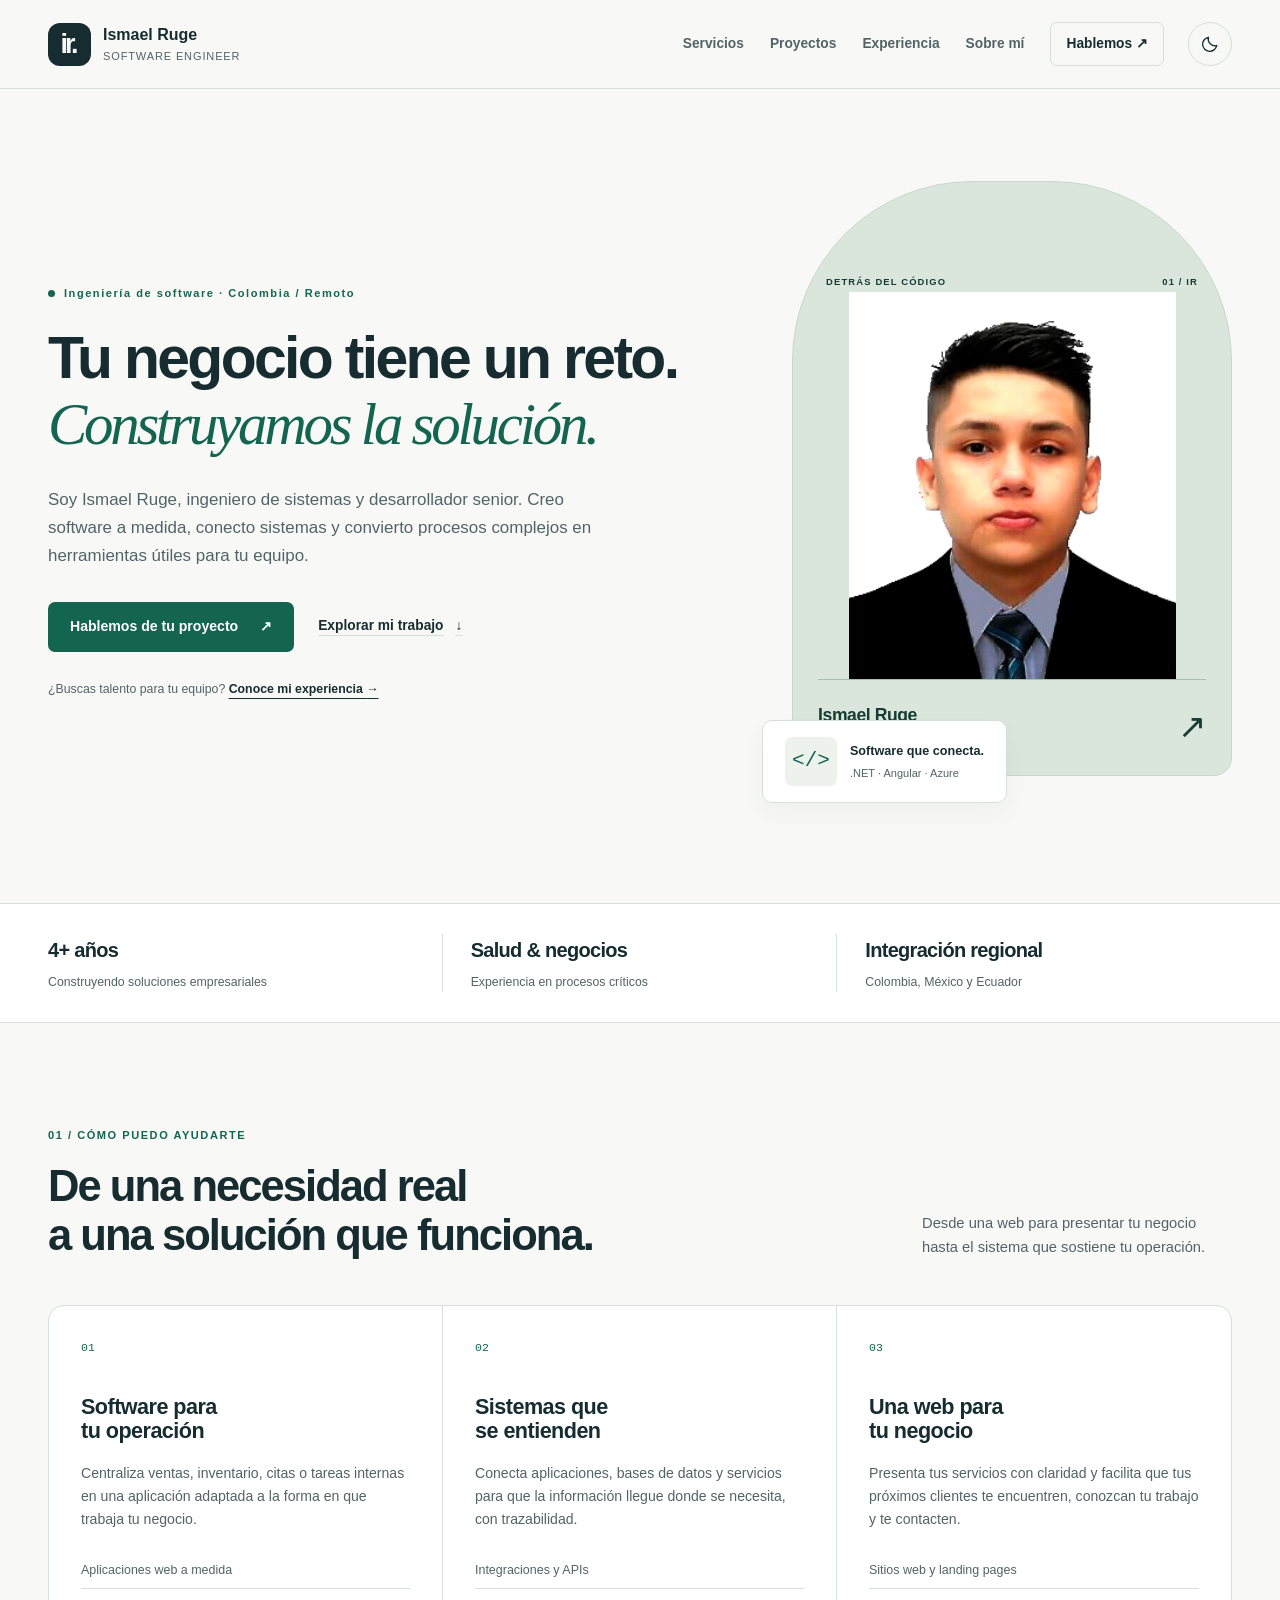
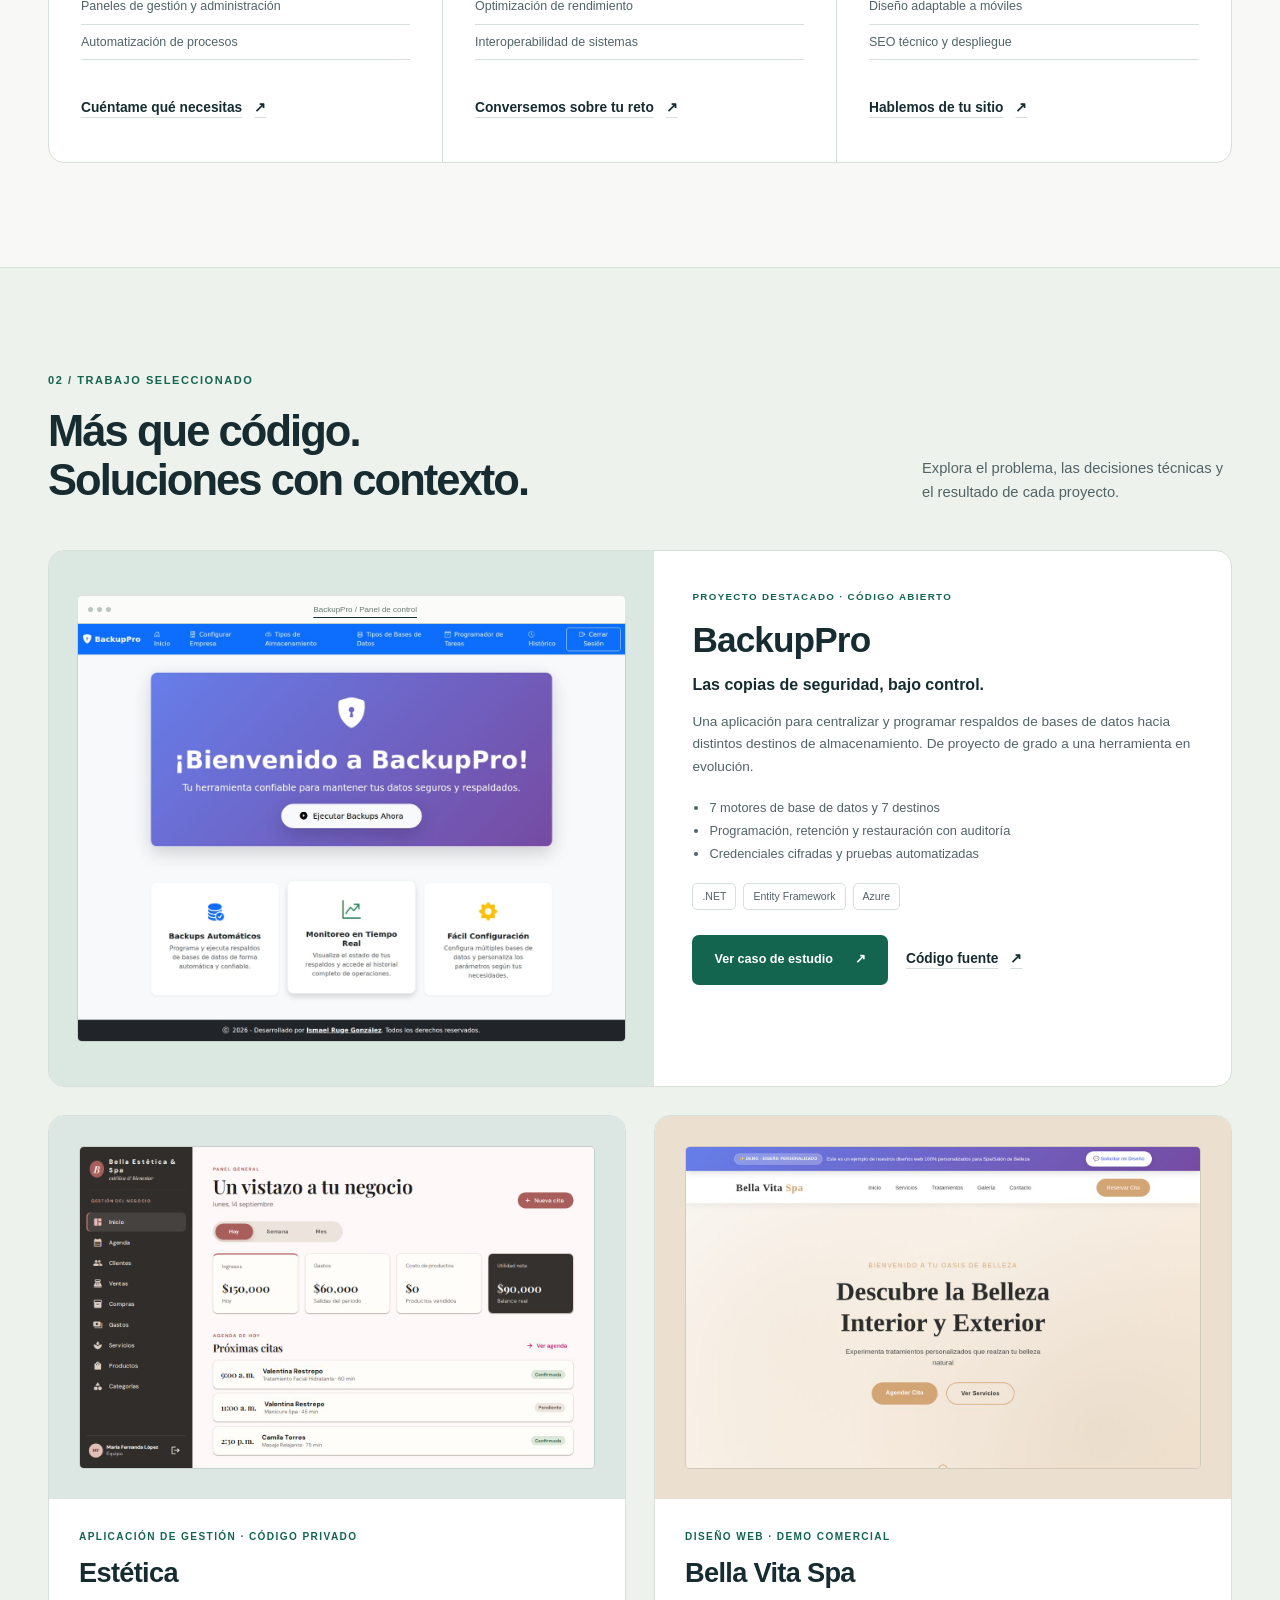
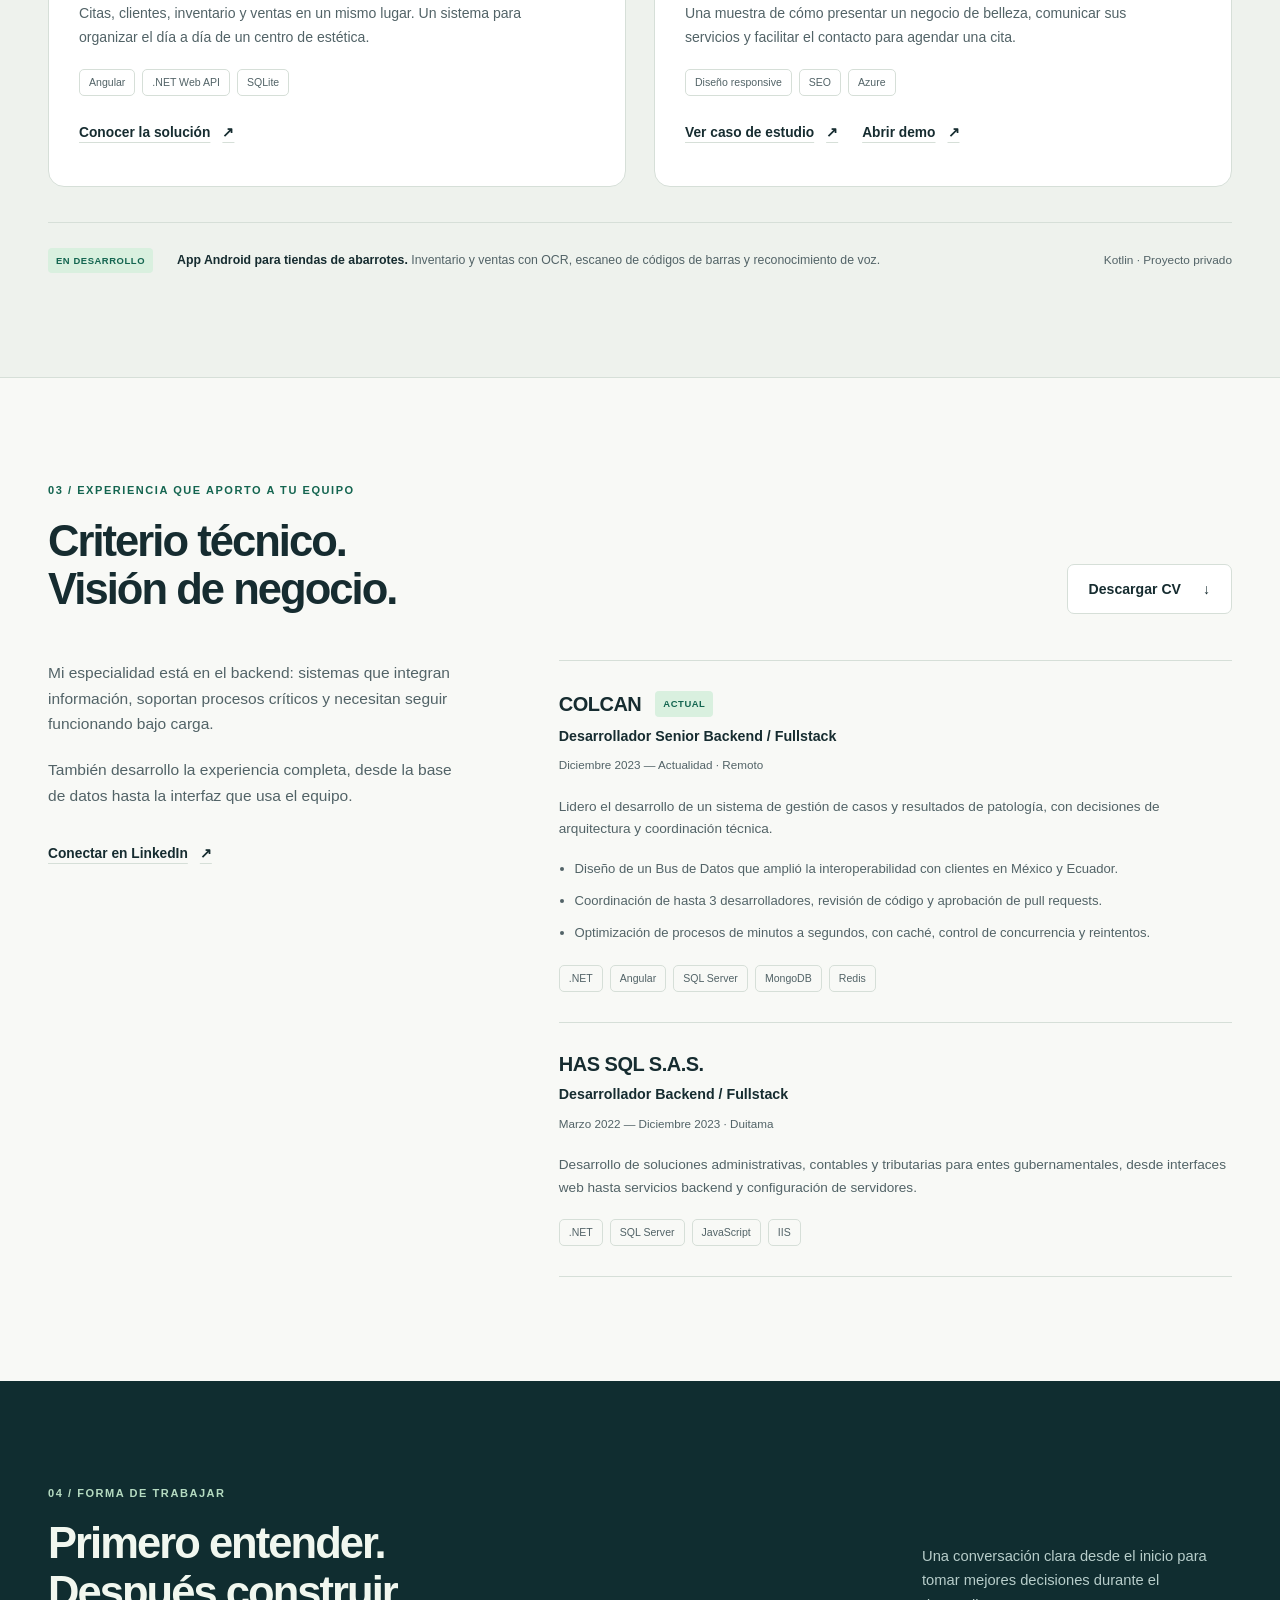
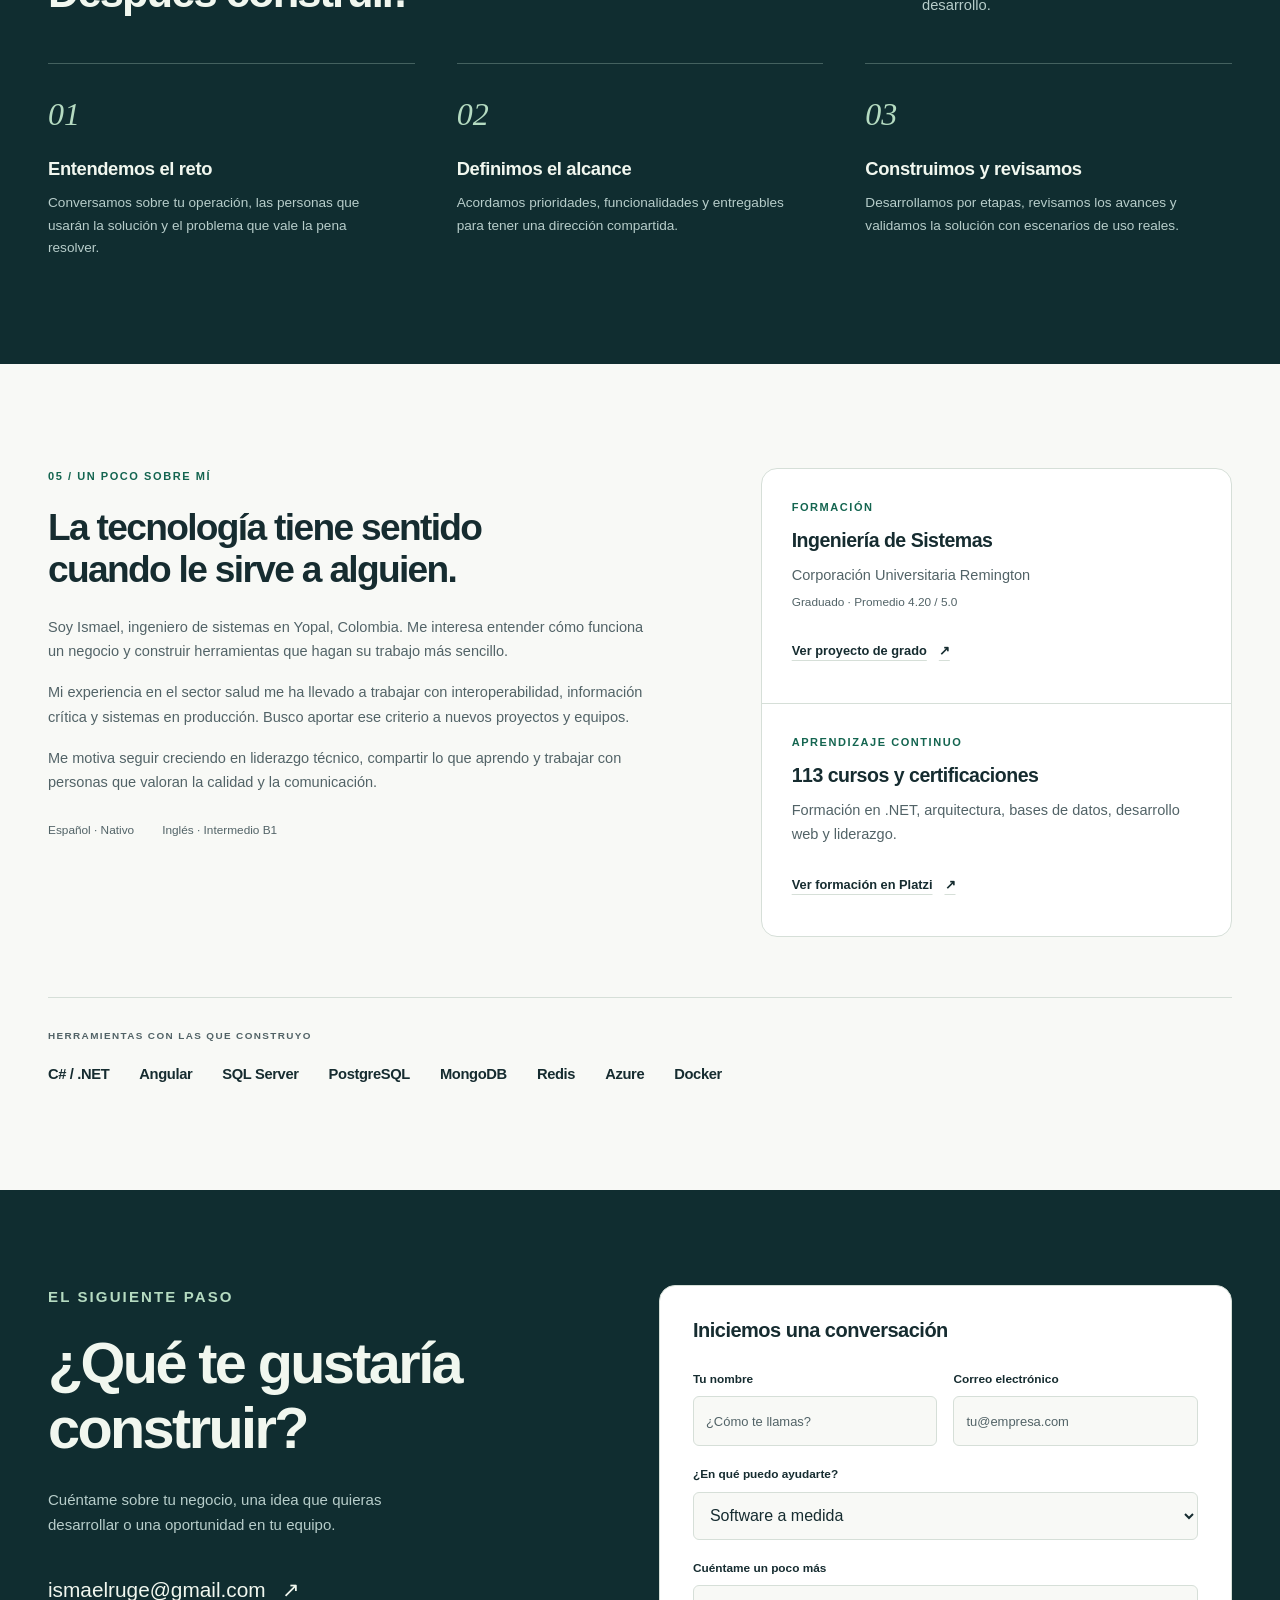
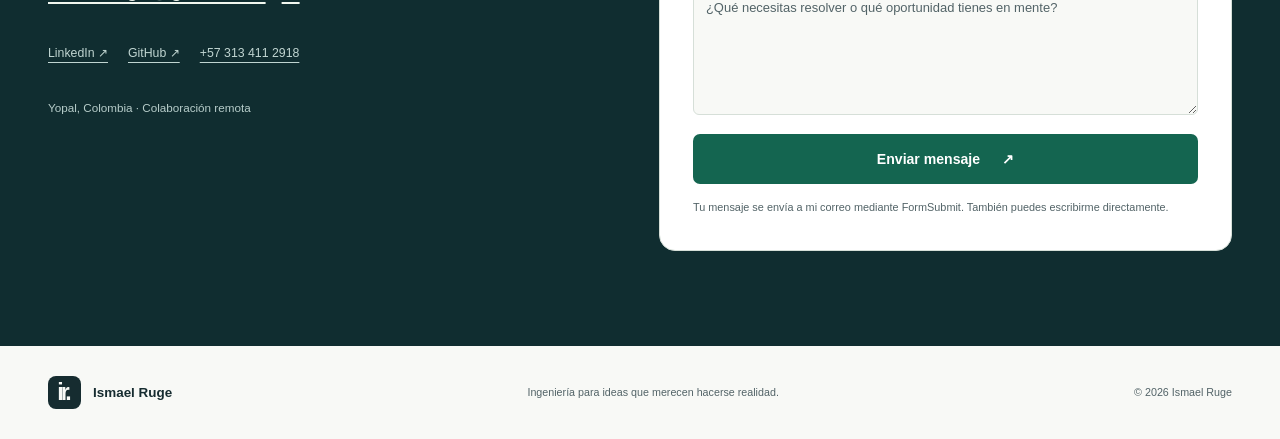
<file: index.html>
<!DOCTYPE html>
<html lang="es">
<head>
    <!-- Configuración básica -->
    <meta charset="UTF-8">
    <meta name="viewport" content="width=device-width, initial-scale=1.0">

    <!-- Título y SEO -->
    <title>Ismael Ruge | Desarrollo de software, .NET e integraciones</title>

    <meta name="description" content="Desarrollo software a medida, conecto sistemas y optimizo procesos de negocio. Ismael Ruge, ingeniero de sistemas y desarrollador senior en .NET, Angular y Azure.">
    <meta name="keywords" content="Ismael Ruge, ingeniero de sistemas, desarrollador fullstack senior, backend senior, C#, .NET, Angular, Azure, React, Node.js, programador Colombia, desarrollador remoto">
    <meta name="author" content="Ismael Ruge Gonzalez">
    <meta name="robots" content="index, follow">
    <link rel="canonical" href="https://ismaelruge.github.io/">

    <!-- Open Graph (para redes sociales) -->
    <meta property="og:title" content="Ismael Ruge Gonzalez | Ingeniero de Sistemas y Full Stack Senior">
    <meta property="og:description" content="Desarrollo software a medida, conecto sistemas y optimizo procesos de negocio. Ismael Ruge, ingeniero de sistemas y desarrollador senior en .NET, Angular y Azure.">
    <meta property="og:image" content="https://ismaelruge.github.io/assets/Images/Profile.png">
    <meta property="og:url" content="https://ismaelruge.github.io/">
    <meta property="og:type" content="website">
    <meta property="og:locale" content="es_CO">

    <!-- Twitter Card -->
    <meta name="twitter:card" content="summary_large_image">
    <meta name="twitter:title" content="Ismael Ruge Gonzalez | Ingeniero de Sistemas y Full Stack Senior">
    <meta name="twitter:description" content="Portafolio de Ismael Ruge Gonzalez, especializado en sistemas backend de alta concurrencia con .NET, Angular y Azure.">
    <meta name="twitter:image" content="https://ismaelruge.github.io/assets/Images/Profile.png">

    <!-- Favicon -->
    <link rel="icon" href="favicon.svg" type="image/svg+xml">

    <!-- Estilos -->
    <meta name="color-scheme" content="light dark">
    <link rel="stylesheet" href="portfolio.css">

    <!-- Datos estructurados para buscadores -->
    <script type="application/ld+json">
    {
        "@context": "https://schema.org",
        "@type": "Person",
        "name": "Ismael Ruge Gonzalez",
        "jobTitle": "Desarrollador Fullstack Senior",
        "description": "Ingeniero de Sistemas y desarrollador fullstack senior especializado en sistemas backend de alta concurrencia, interoperabilidad de sistemas médicos, .NET, Angular y Azure.",
        "url": "https://ismaelruge.github.io/",
        "image": "https://ismaelruge.github.io/assets/Images/Profile.png",
        "email": "mailto:ismaelruge@gmail.com",
        "telephone": "+57-313-411-2918",
        "address": {
            "@type": "PostalAddress",
            "addressLocality": "Yopal",
            "addressCountry": "CO"
        },
        "alumniOf": {
            "@type": "CollegeOrUniversity",
            "name": "Uniremington"
        },
        "sameAs": [
            "https://www.linkedin.com/in/ismaelruge",
            "https://github.com/ismaelruge",
            "https://platzi.com/p/ismaelruge/"
        ],
        "knowsAbout": ["C#", ".NET Core", "Angular", "Azure", "SQL Server", "MongoDB", "PostgreSQL", "Redis", "JavaScript", "TypeScript", "React", "Node.js"]
    }
    </script>
</head>
<body>
<a class="skip-link" href="#main-content">Saltar al contenido principal</a>
<header class="site-header">
  <nav class="navigation wrap" aria-label="Navegación principal">
    <a class="brand" href="#hero" aria-label="Ismael Ruge, inicio"><span class="brand-mark" aria-hidden="true">ir.</span><span>Ismael Ruge<span class="brand-caption">Software engineer</span></span></a>
    <div class="nav-menu" id="nav-menu">
      <a class="nav-link" href="#services">Servicios</a><a class="nav-link" href="#projects">Proyectos</a><a class="nav-link" href="#experience">Experiencia</a><a class="nav-link" href="#about">Sobre mí</a>
      <a class="nav-link nav-contact" href="#contact">Hablemos <span aria-hidden="true">↗</span></a>
    </div>
    <div class="nav-actions">
      <button class="icon-button" id="theme-toggle" type="button" aria-label="Activar tema oscuro" aria-pressed="false"><svg id="moon-icon" viewBox="0 0 24 24" fill="none" stroke="currentColor" stroke-width="1.6" aria-hidden="true"><path d="M20 14A8.5 8.5 0 0 1 10 4 8.5 8.5 0 1 0 20 14Z"/></svg><svg id="sun-icon" viewBox="0 0 24 24" fill="none" stroke="currentColor" stroke-width="1.6" aria-hidden="true" style="display:none"><circle cx="12" cy="12" r="4"/><path d="M12 2v2m0 16v2M2 12h2m16 0h2M5 5l2 2m10 10 2 2M5 19l2-2M17 7l2-2"/></svg></button>
      <button class="menu-toggle" id="nav-toggle" type="button" aria-label="Abrir menú" aria-expanded="false" aria-controls="nav-menu" hidden>Menú <span aria-hidden="true">☰</span></button>
    </div>
  </nav>
</header>
<main id="main-content" tabindex="-1">
  <section class="hero wrap" id="hero" aria-labelledby="hero-title">
    <div class="hero-copy">
      <p class="eyebrow"><span class="status-dot" aria-hidden="true"></span> Ingeniería de software · Colombia / Remoto</p>
      <h1 id="hero-title">Tu negocio tiene un reto.<br><em>Construyamos la solución.</em></h1>
      <p class="hero-intro">Soy Ismael Ruge, ingeniero de sistemas y desarrollador senior. Creo software a medida, conecto sistemas y convierto procesos complejos en herramientas útiles para tu equipo.</p>
      <div class="actions"><a class="button button-primary" href="#contact">Hablemos de tu proyecto <span aria-hidden="true">↗</span></a><a class="text-link" href="#projects">Explorar mi trabajo <span aria-hidden="true">↓</span></a></div>
      <p class="recruiter-link">¿Buscas talento para tu equipo? <a href="#experience">Conoce mi experiencia <span aria-hidden="true">→</span></a></p>
    </div>
    <div class="hero-visual">
      <div class="portrait-panel">
        <div class="portrait-caption"><span>DETRÁS DEL CÓDIGO</span><span aria-hidden="true">01 / IR</span></div>
        <img class="portrait" src="assets/Images/Profile.png" alt="Ismael Ruge Gonzalez, ingeniero de sistemas" width="440" height="440" fetchpriority="high">
        <div class="portrait-footer"><div><strong>Ismael Ruge</strong><span>Senior Backend / Fullstack</span></div><span class="portrait-arrow" aria-hidden="true">↗</span></div>
      </div>
      <div class="expertise-note"><span class="note-icon" aria-hidden="true">&lt;/&gt;</span><div><strong>Software que conecta.</strong><span>.NET · Angular · Azure</span></div></div>
    </div>
  </section>
  <div class="proof-strip">
    <dl class="wrap proof-grid">
      <div><dt>4+ años</dt><dd>Construyendo soluciones empresariales</dd></div>
      <div><dt>Salud &amp; negocios</dt><dd>Experiencia en procesos críticos</dd></div>
      <div><dt>Integración regional</dt><dd>Colombia, México y Ecuador</dd></div>
    </dl>
  </div>

  <section class="section wrap" id="services" aria-labelledby="services-title">
    <div class="section-heading"><div><p class="eyebrow">01 / CÓMO PUEDO AYUDARTE</p><h2 id="services-title">De una necesidad real<br>a una solución que funciona.</h2></div><p>Desde una web para presentar tu negocio hasta el sistema que sostiene tu operación.</p></div>
    <div class="service-grid">
      <article class="service-card"><span class="service-number">01</span><h3>Software para tu operación</h3><p>Centraliza ventas, inventario, citas o tareas internas en una aplicación adaptada a la forma en que trabaja tu negocio.</p><ul class="plain-list"><li>Aplicaciones web a medida</li><li>Paneles de gestión y administración</li><li>Automatización de procesos</li></ul><a class="text-link" href="#contact" data-inquiry="Software a medida">Cuéntame qué necesitas <span aria-hidden="true">↗</span></a></article>
      <article class="service-card"><span class="service-number">02</span><h3>Sistemas que se entienden</h3><p>Conecta aplicaciones, bases de datos y servicios para que la información llegue donde se necesita, con trazabilidad.</p><ul class="plain-list"><li>Integraciones y APIs</li><li>Optimización de rendimiento</li><li>Interoperabilidad de sistemas</li></ul><a class="text-link" href="#contact" data-inquiry="Integraciones y optimización">Conversemos sobre tu reto <span aria-hidden="true">↗</span></a></article>
      <article class="service-card"><span class="service-number">03</span><h3>Una web para tu negocio</h3><p>Presenta tus servicios con claridad y facilita que tus próximos clientes te encuentren, conozcan tu trabajo y te contacten.</p><ul class="plain-list"><li>Sitios web y landing pages</li><li>Diseño adaptable a móviles</li><li>SEO técnico y despliegue</li></ul><a class="text-link" href="#contact" data-inquiry="Sitio web para mi negocio">Hablemos de tu sitio <span aria-hidden="true">↗</span></a></article>
    </div>
  </section>

  <section class="section projects-section" id="projects" aria-labelledby="projects-title">
    <div class="wrap">
      <div class="section-heading"><div><p class="eyebrow">02 / TRABAJO SELECCIONADO</p><h2 id="projects-title">Más que código.<br>Soluciones con contexto.</h2></div><p>Explora el problema, las decisiones técnicas y el resultado de cada proyecto.</p></div>
      <article class="featured-project">
        <a class="project-image featured-image" href="proyectos/backuppro.html" aria-label="Explorar el caso de estudio de BackupPro"><div class="browser-bar" aria-hidden="true"><i></i><i></i><i></i><span>BackupPro / Panel de control</span></div><img src="assets/Images/projects/backuppro/dashboard.jpg" alt="Panel de BackupPro para gestionar bases de datos, tareas y respaldos" width="1440" height="900" loading="lazy" decoding="async"></a>
        <div class="project-copy"><p class="eyebrow">PROYECTO DESTACADO · CÓDIGO ABIERTO</p><h3>BackupPro</h3><p class="project-lead">Las copias de seguridad, bajo control.</p><p>Una aplicación para centralizar y programar respaldos de bases de datos hacia distintos destinos de almacenamiento. De proyecto de grado a una herramienta en evolución.</p><ul class="project-facts"><li>7 motores de base de datos y 7 destinos</li><li>Programación, retención y restauración con auditoría</li><li>Credenciales cifradas y pruebas automatizadas</li></ul><div class="tags"><span>.NET</span><span>Entity Framework</span><span>Azure</span></div><div class="actions"><a class="button button-primary" href="proyectos/backuppro.html">Ver caso de estudio <span aria-hidden="true">↗</span></a><a class="text-link" href="https://github.com/ismaelruge/BackupPro" target="_blank" rel="noopener noreferrer">Código fuente <span aria-hidden="true">↗</span></a></div></div>
      </article>
      <div class="project-grid">
        <article class="project-card"><a class="project-image" href="proyectos/estetica.html" aria-label="Explorar el caso de estudio de Estética"><img src="assets/Images/projects/estetica/dashboard.jpg" alt="Panel del sistema Estética con ingresos, gastos y agenda" width="1440" height="900" loading="lazy" decoding="async"></a><div class="project-card-body"><p class="eyebrow">APLICACIÓN DE GESTIÓN · CÓDIGO PRIVADO</p><h3>Estética</h3><p>Citas, clientes, inventario y ventas en un mismo lugar. Un sistema para organizar el día a día de un centro de estética.</p><div class="tags"><span>Angular</span><span>.NET Web API</span><span>SQLite</span></div><a class="text-link" href="proyectos/estetica.html">Conocer la solución <span aria-hidden="true">↗</span></a></div></article>
        <article class="project-card"><a class="project-image spa-image" href="proyectos/demo-spa.html" aria-label="Explorar el caso de estudio de Bella Vita Spa"><img src="assets/Images/projects/demo-spa/hero-desktop.jpg" alt="Página de presentación de la demo Bella Vita Spa" width="1440" height="900" loading="lazy" decoding="async"></a><div class="project-card-body"><p class="eyebrow">DISEÑO WEB · DEMO COMERCIAL</p><h3>Bella Vita Spa</h3><p>Una muestra de cómo presentar un negocio de belleza, comunicar sus servicios y facilitar el contacto para agendar una cita.</p><div class="tags"><span>Diseño responsive</span><span>SEO</span><span>Azure</span></div><div class="actions"><a class="text-link" href="proyectos/demo-spa.html">Ver caso de estudio <span aria-hidden="true">↗</span></a><a class="text-link" href="https://demo-spa.rugedev.com" target="_blank" rel="noopener noreferrer">Abrir demo <span aria-hidden="true">↗</span></a></div></div></article>
      </div>
      <div class="in-progress"><span class="label">EN DESARROLLO</span><p><strong>App Android para tiendas de abarrotes.</strong> Inventario y ventas con OCR, escaneo de códigos de barras y reconocimiento de voz.</p><span class="small-note">Kotlin · Proyecto privado</span></div>
    </div>
  </section>

  <section class="section wrap" id="experience" aria-labelledby="experience-title">
    <div class="section-heading"><div><p class="eyebrow">03 / EXPERIENCIA QUE APORTO A TU EQUIPO</p><h2 id="experience-title">Criterio técnico.<br>Visión de negocio.</h2></div><a class="button button-secondary" href="assets/CV-IsmaelRuge.pdf" download>Descargar CV <span aria-hidden="true">↓</span></a></div>
    <div class="experience-layout">
      <aside class="experience-intro"><p>Mi especialidad está en el backend: sistemas que integran información, soportan procesos críticos y necesitan seguir funcionando bajo carga.</p><p>También desarrollo la experiencia completa, desde la base de datos hasta la interfaz que usa el equipo.</p><a class="text-link" href="https://www.linkedin.com/in/ismaelruge" target="_blank" rel="noopener noreferrer">Conectar en LinkedIn <span aria-hidden="true">↗</span></a></aside>
      <div class="experience-list">
        <article class="experience-item"><div class="job-heading"><h3>COLCAN</h3><span class="label">ACTUAL</span></div><p class="job-role">Desarrollador Senior Backend / Fullstack</p><p class="job-date">Diciembre 2023 — Actualidad · Remoto</p><p>Lidero el desarrollo de un sistema de gestión de casos y resultados de patología, con decisiones de arquitectura y coordinación técnica.</p><ul class="impact-list"><li>Diseño de un Bus de Datos que amplió la interoperabilidad con clientes en México y Ecuador.</li><li>Coordinación de hasta 3 desarrolladores, revisión de código y aprobación de pull requests.</li><li>Optimización de procesos de minutos a segundos, con caché, control de concurrencia y reintentos.</li></ul><div class="tags"><span>.NET</span><span>Angular</span><span>SQL Server</span><span>MongoDB</span><span>Redis</span></div></article>
        <article class="experience-item"><div class="job-heading"><h3>HAS SQL S.A.S.</h3></div><p class="job-role">Desarrollador Backend / Fullstack</p><p class="job-date">Marzo 2022 — Diciembre 2023 · Duitama</p><p>Desarrollo de soluciones administrativas, contables y tributarias para entes gubernamentales, desde interfaces web hasta servicios backend y configuración de servidores.</p><div class="tags"><span>.NET</span><span>SQL Server</span><span>JavaScript</span><span>IIS</span></div></article>
      </div>
    </div>
  </section>

  <section class="section approach-section">
    <div class="wrap"><div class="section-heading"><div><p class="eyebrow">04 / FORMA DE TRABAJAR</p><h2>Primero entender.<br>Después construir.</h2></div><p>Una conversación clara desde el inicio para tomar mejores decisiones durante el desarrollo.</p></div>
      <ol class="process-grid"><li><span class="process-number">01</span><h3>Entendemos el reto</h3><p>Conversamos sobre tu operación, las personas que usarán la solución y el problema que vale la pena resolver.</p></li><li><span class="process-number">02</span><h3>Definimos el alcance</h3><p>Acordamos prioridades, funcionalidades y entregables para tener una dirección compartida.</p></li><li><span class="process-number">03</span><h3>Construimos y revisamos</h3><p>Desarrollamos por etapas, revisamos los avances y validamos la solución con escenarios de uso reales.</p></li></ol>
    </div>
  </section>

  <section class="section wrap" id="about" aria-labelledby="about-title">
    <div class="about-grid"><div><p class="eyebrow">05 / UN POCO SOBRE MÍ</p><h2 id="about-title">La tecnología tiene sentido<br>cuando le sirve a alguien.</h2><p class="about-lead">Soy Ismael, ingeniero de sistemas en Yopal, Colombia. Me interesa entender cómo funciona un negocio y construir herramientas que hagan su trabajo más sencillo.</p><p>Mi experiencia en el sector salud me ha llevado a trabajar con interoperabilidad, información crítica y sistemas en producción. Busco aportar ese criterio a nuevos proyectos y equipos.</p><p>Me motiva seguir creciendo en liderazgo técnico, compartir lo que aprendo y trabajar con personas que valoran la calidad y la comunicación.</p><div class="language-line"><span>Español · Nativo</span><span>Inglés · Intermedio B1</span></div></div>
      <div class="credentials"><article id="education"><p class="eyebrow">FORMACIÓN</p><h3>Ingeniería de Sistemas</h3><p>Corporación Universitaria Remington</p><span class="small-note">Graduado · Promedio 4.20 / 5.0</span><a class="text-link" href="proyectos/proyecto-grado.html">Ver proyecto de grado <span aria-hidden="true">↗</span></a></article><article id="certifications"><p class="eyebrow">APRENDIZAJE CONTINUO</p><h3>113 cursos y certificaciones</h3><p>Formación en .NET, arquitectura, bases de datos, desarrollo web y liderazgo.</p><a class="text-link" href="https://platzi.com/p/ismaelruge/" target="_blank" rel="noopener noreferrer">Ver formación en Platzi <span aria-hidden="true">↗</span></a></article></div>
    </div>
    <div class="stack-section" id="skills"><p class="eyebrow">HERRAMIENTAS CON LAS QUE CONSTRUYO</p><ul class="stack-list"><li>C# / .NET</li><li>Angular</li><li>SQL Server</li><li>PostgreSQL</li><li>MongoDB</li><li>Redis</li><li>Azure</li><li>Docker</li></ul></div>
  </section>

  <section class="contact-section" id="contact" aria-labelledby="contact-title">
    <div class="wrap contact-grid"><div class="contact-copy"><p class="eyebrow">EL SIGUIENTE PASO</p><h2 id="contact-title">¿Qué te gustaría<br>construir?</h2><p>Cuéntame sobre tu negocio, una idea que quieras desarrollar o una oportunidad en tu equipo.</p><a class="contact-email" href="mailto:ismaelruge@gmail.com">ismaelruge@gmail.com <span aria-hidden="true">↗</span></a><div class="contact-links"><a href="https://www.linkedin.com/in/ismaelruge" target="_blank" rel="noopener noreferrer">LinkedIn ↗</a><a href="https://github.com/ismaelruge" target="_blank" rel="noopener noreferrer">GitHub ↗</a><a href="tel:+573134112918">+57 313 411 2918</a></div><p class="contact-location">Yopal, Colombia · Colaboración remota</p></div>
      <form id="contact-form" class="contact-form" action="https://formsubmit.co/ismaelruge@gmail.com" method="POST">
        <h3>Iniciemos una conversación</h3>
        <div class="form-row"><div class="form-group"><label for="name">Tu nombre</label><input id="name" name="name" type="text" autocomplete="name" required maxlength="120" placeholder="¿Cómo te llamas?"></div><div class="form-group"><label for="email">Correo electrónico</label><input id="email" name="email" type="email" autocomplete="email" required maxlength="254" placeholder="tu@empresa.com"></div></div>
        <div class="form-group"><label for="interest">¿En qué puedo ayudarte?</label><select id="interest" name="interest"><option value="Software a medida">Software a medida</option><option value="Integraciones y optimización">Integraciones y optimización</option><option value="Sitio web para mi negocio">Sitio web para mi negocio</option><option value="Oportunidad laboral">Oportunidad laboral</option><option value="Otra consulta">Otra consulta</option></select></div>
        <div class="form-group"><label for="message">Cuéntame un poco más</label><textarea id="message" name="message" required minlength="10" maxlength="5000" rows="4" placeholder="¿Qué necesitas resolver o qué oportunidad tienes en mente?"></textarea></div>
        <input class="honeypot-field" type="text" name="_honey" tabindex="-1" autocomplete="off" aria-hidden="true">
        <input type="hidden" name="_subject" value="Nuevo contacto desde el portafolio">
        <button class="button button-primary" type="submit">Enviar mensaje <span aria-hidden="true">↗</span></button>
        <p class="form-note">Tu mensaje se envía a mi correo mediante FormSubmit. También puedes escribirme directamente.</p>
        <p class="form-message" id="form-status" role="status" aria-live="polite" aria-atomic="true"></p>
      </form>
    </div>
  </section>
</main>
<footer class="site-footer"><div class="wrap footer-content"><a class="brand" href="#hero"><span class="brand-mark" aria-hidden="true">ir.</span><span>Ismael Ruge</span></a><p>Ingeniería para ideas que merecen hacerse realidad.</p><span>© 2026 Ismael Ruge</span></div></footer>
<script src="script.js" defer></script>
</body>
</html>
</file>
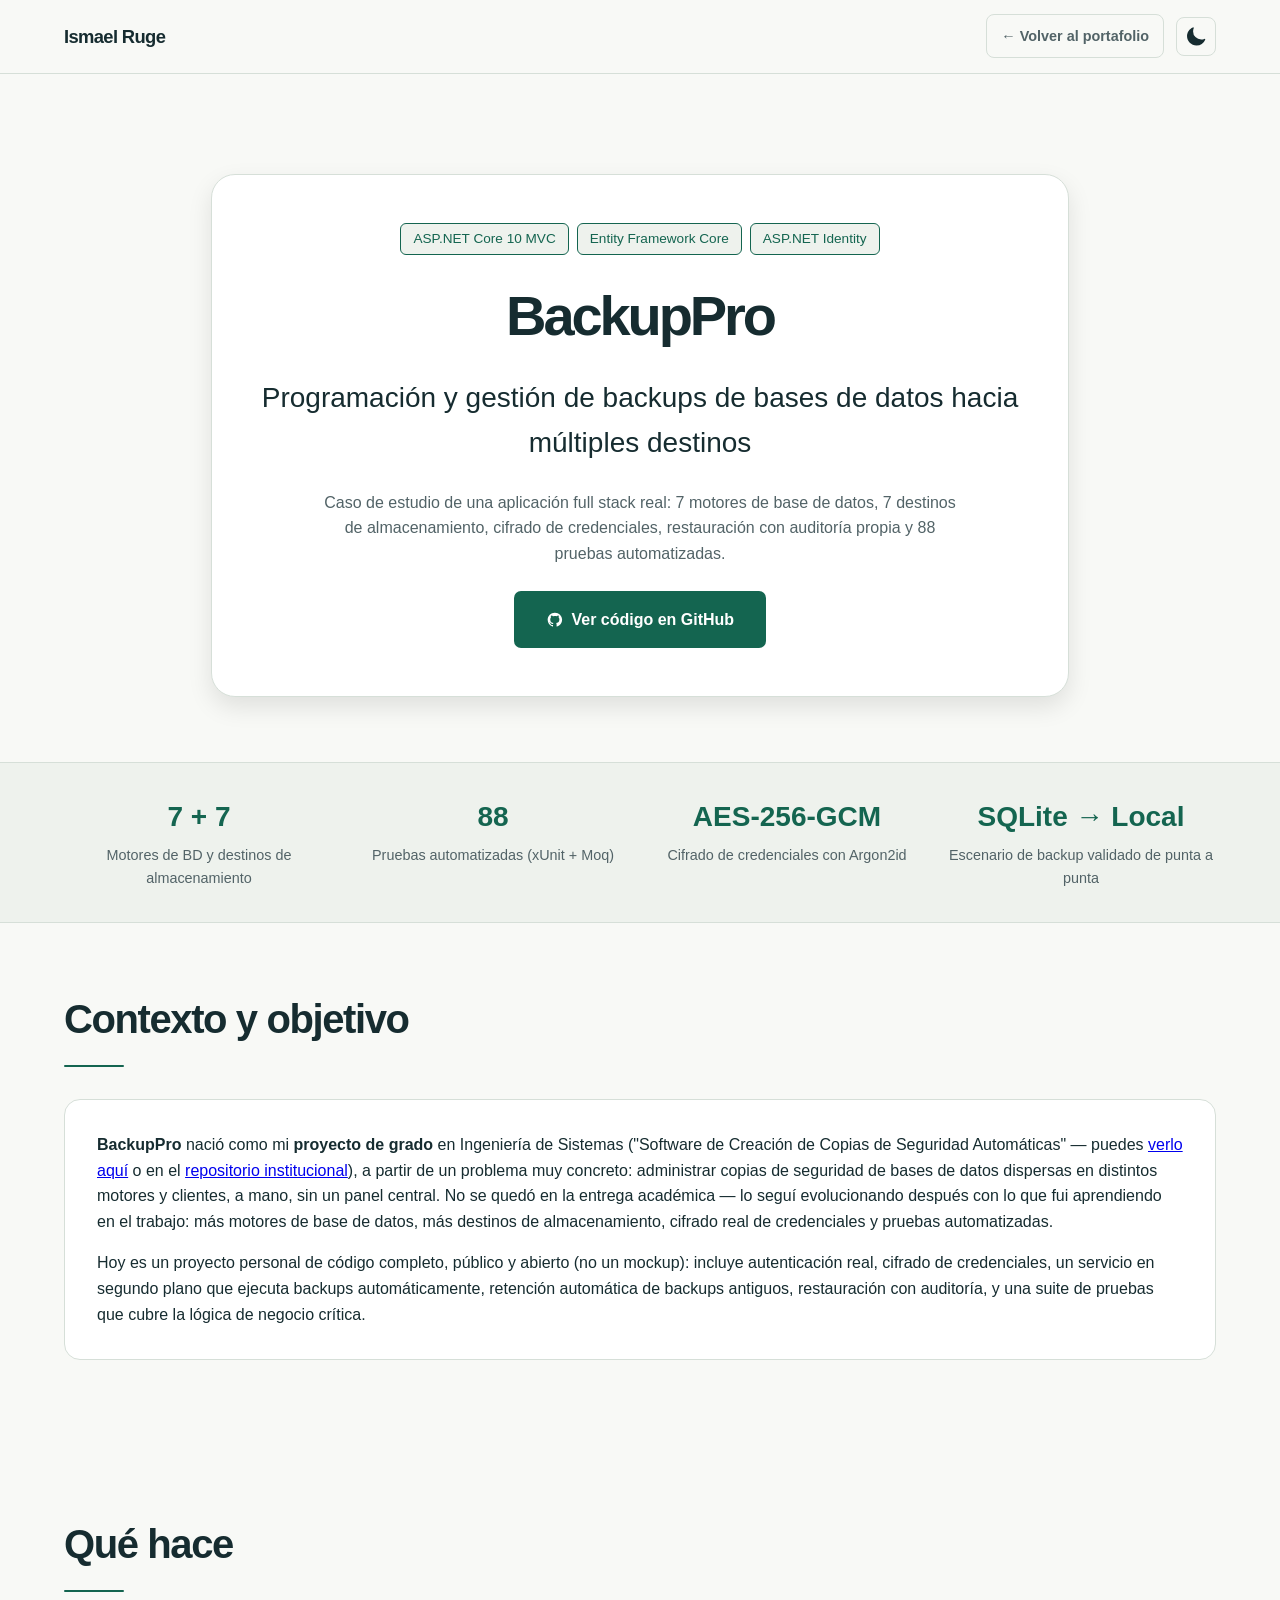
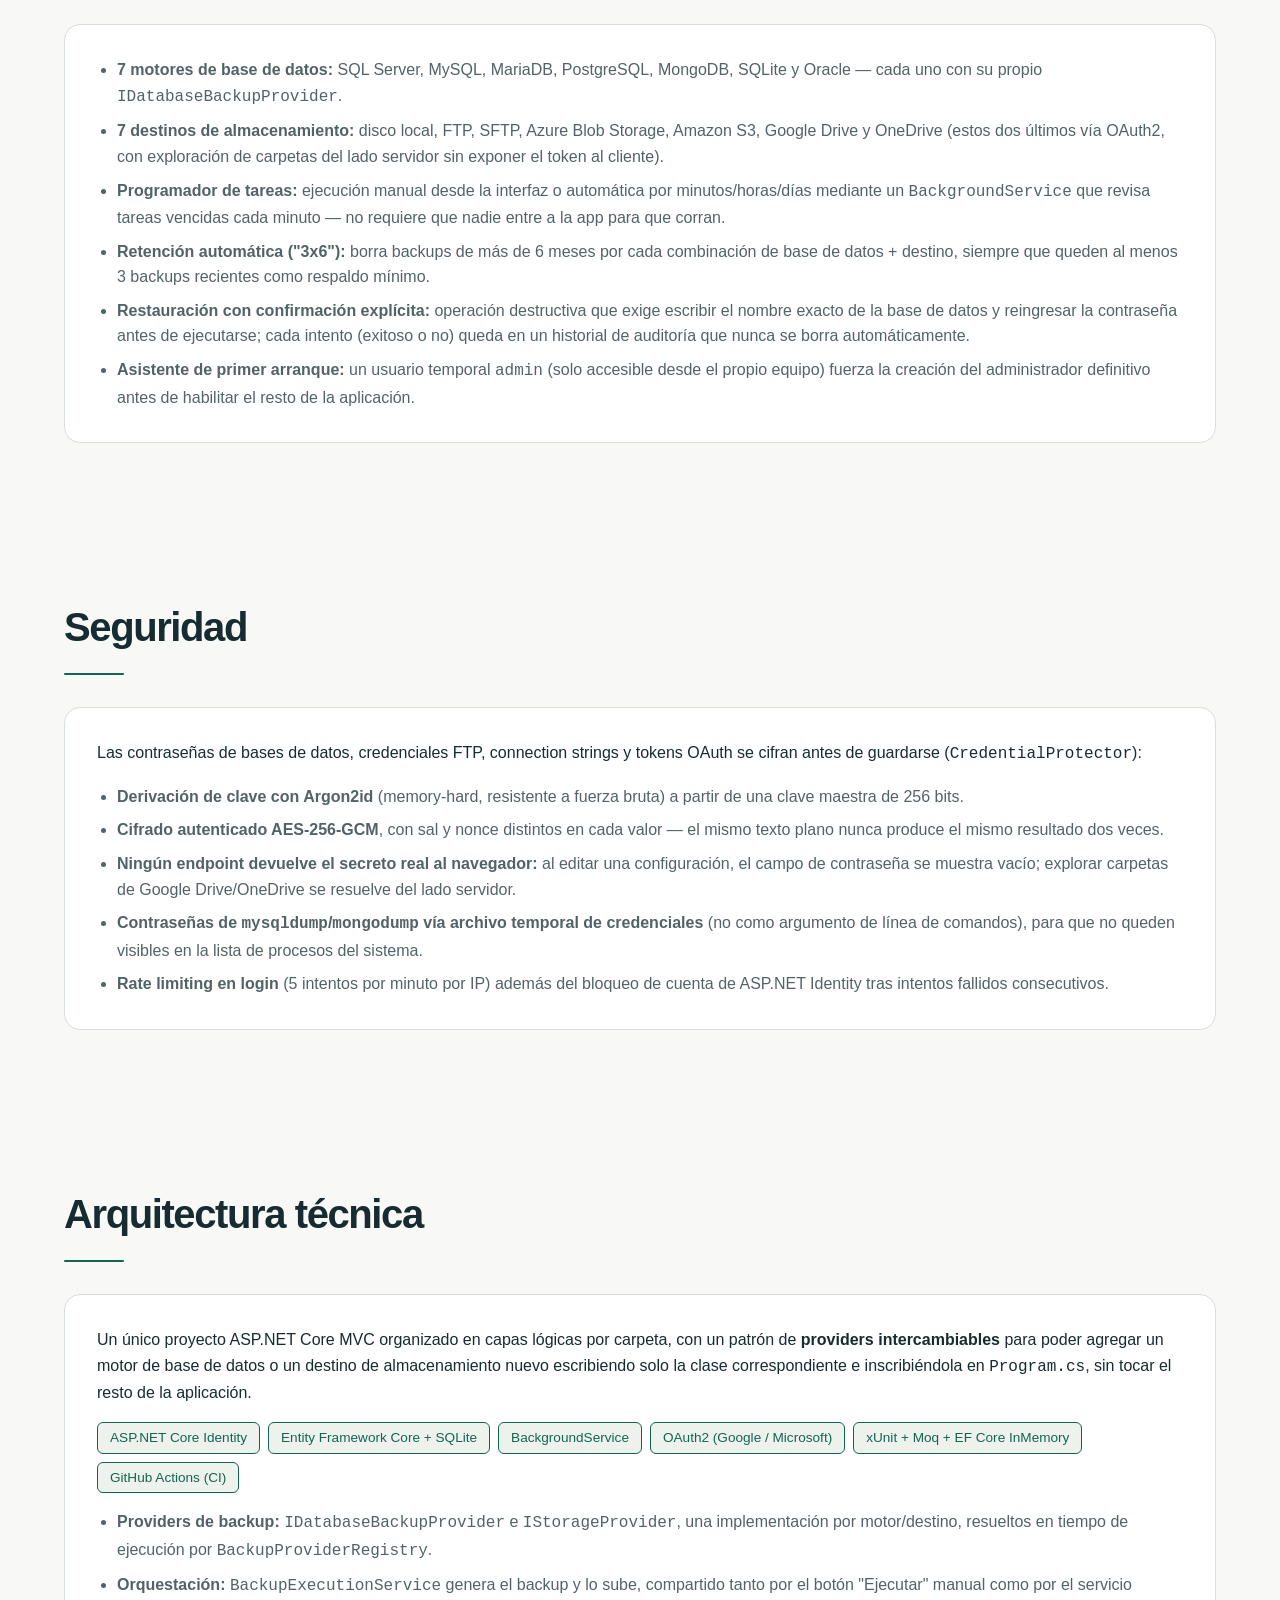
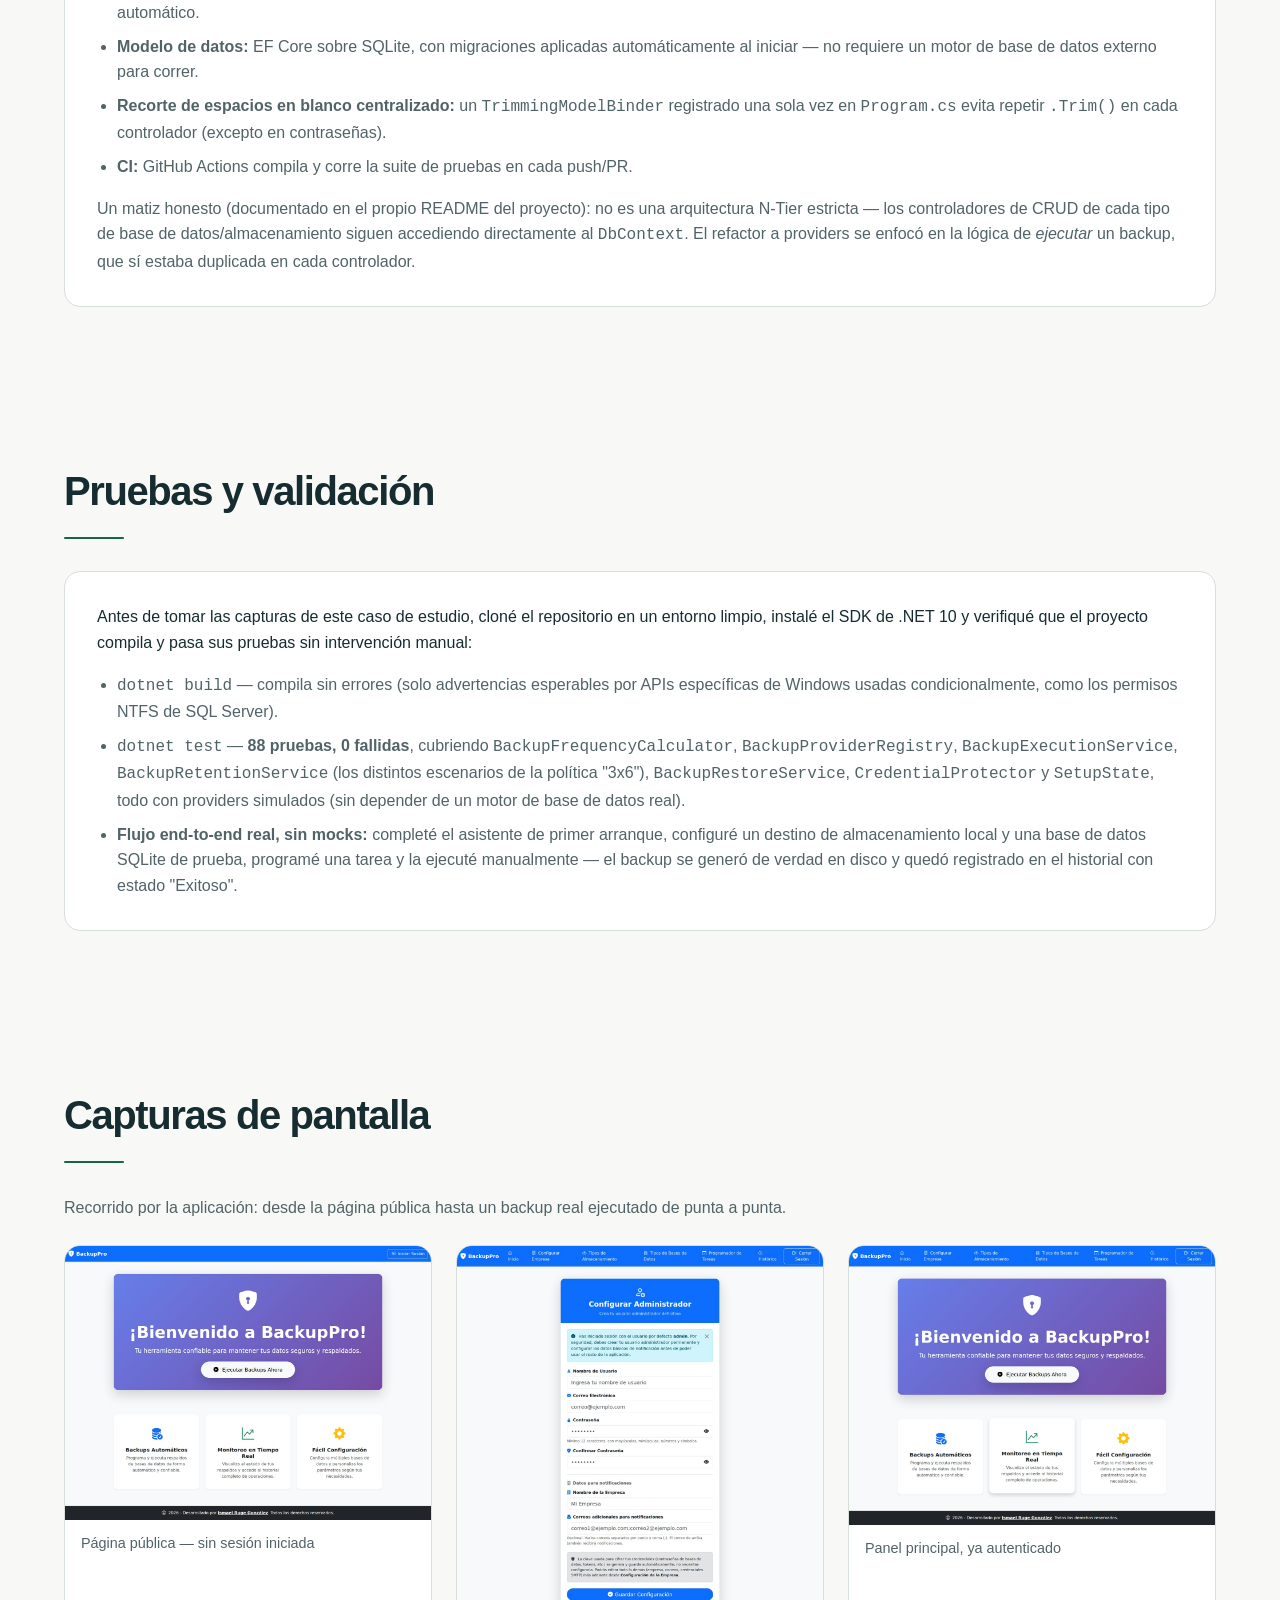
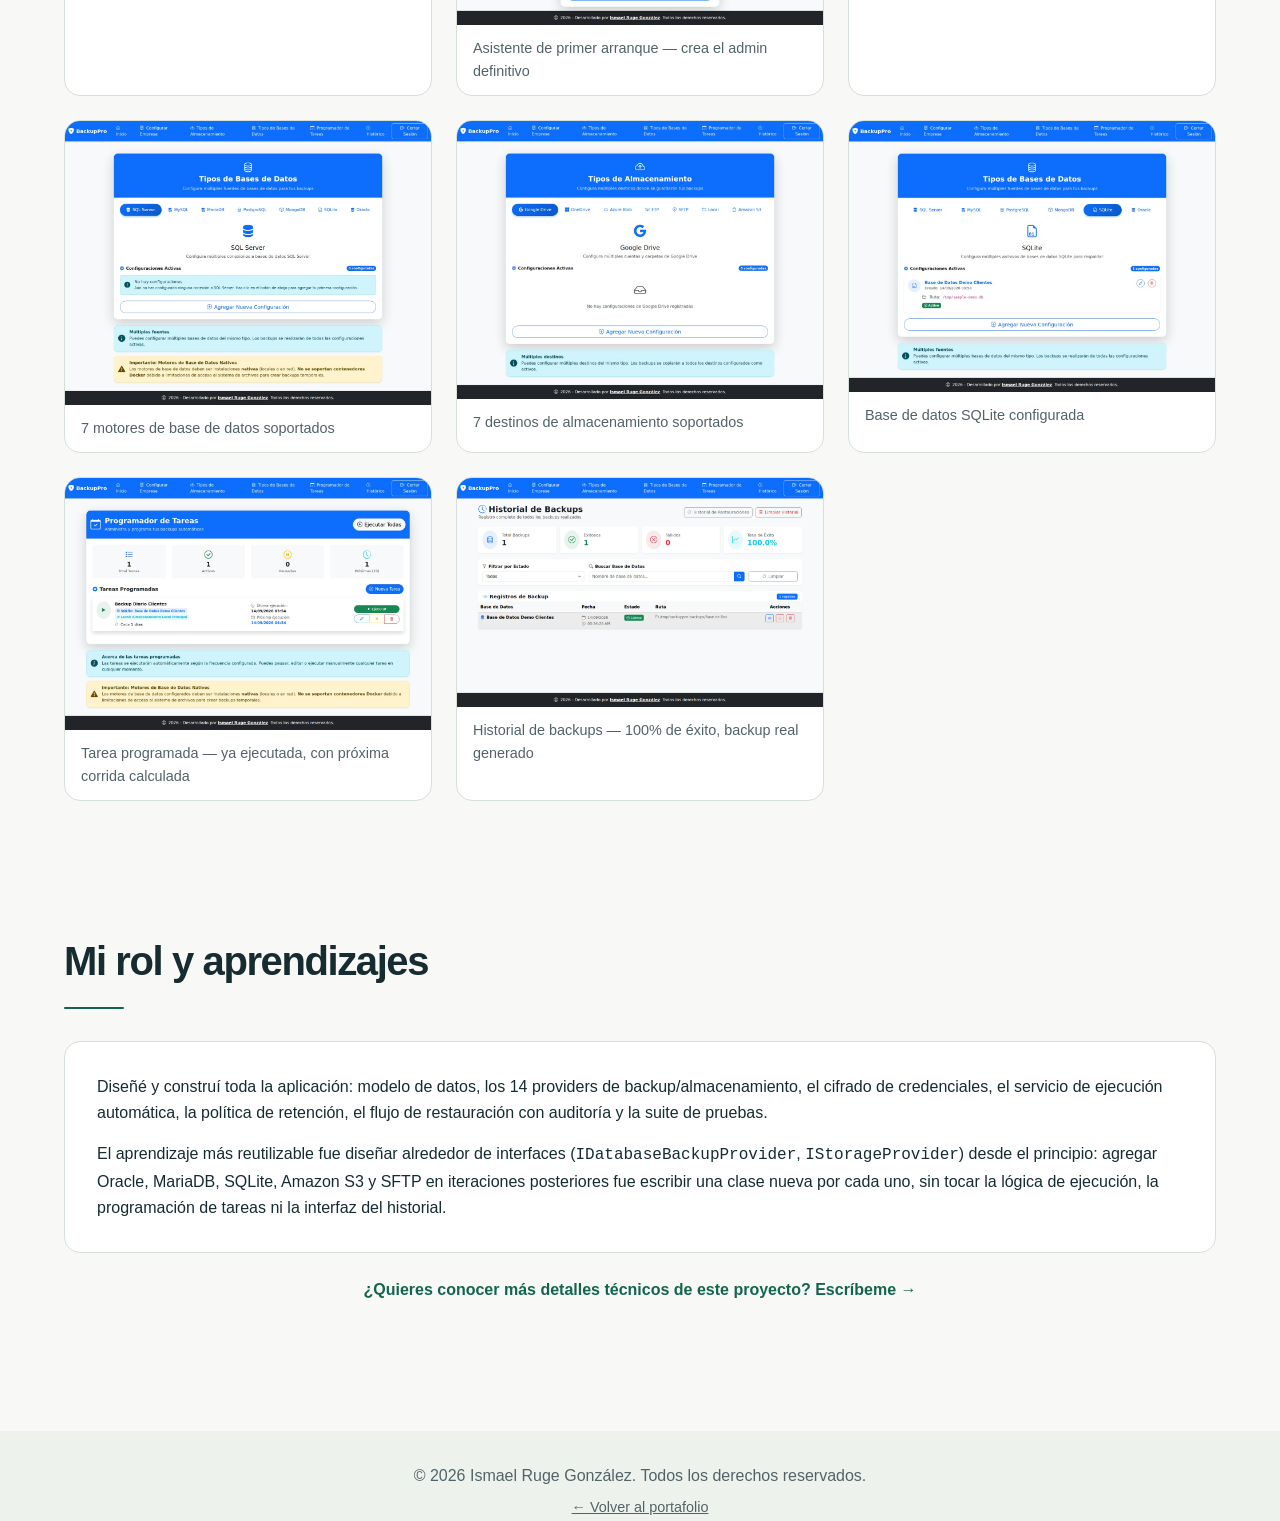
<file: proyectos/backuppro.html>
<!DOCTYPE html>
<html lang="es">
<head>
    <meta charset="UTF-8">
    <meta name="viewport" content="width=device-width, initial-scale=1.0">

    <title>Caso de estudio: BackupPro | Ismael Ruge Gonzalez</title>
    <meta name="description" content="Caso de estudio del proyecto BackupPro: aplicación ASP.NET Core para programar y gestionar backups de bases de datos hacia múltiples destinos de almacenamiento, con cifrado de credenciales, restauración y pruebas automatizadas.">
    <meta name="robots" content="index, follow">
    <link rel="canonical" href="https://ismaelruge.github.io/proyectos/backuppro.html">

    <!-- Open Graph -->
    <meta property="og:title" content="Caso de estudio: BackupPro">
    <meta property="og:description" content="Aplicación ASP.NET Core para programar y gestionar backups de bases de datos hacia múltiples destinos de almacenamiento: arquitectura, seguridad y pruebas.">
    <meta property="og:image" content="https://ismaelruge.github.io/assets/Images/projects/backuppro/dashboard.jpg">
    <meta property="og:url" content="https://ismaelruge.github.io/proyectos/backuppro.html">
    <meta property="og:type" content="article">
    <meta property="og:locale" content="es_CO">

    <!-- Twitter Card -->
    <meta name="twitter:card" content="summary_large_image">
    <meta name="twitter:title" content="Caso de estudio: BackupPro">
    <meta name="twitter:description" content="Aplicación ASP.NET Core para programar y gestionar backups de bases de datos hacia múltiples destinos de almacenamiento: arquitectura, seguridad y pruebas.">
    <meta name="twitter:image" content="https://ismaelruge.github.io/assets/Images/projects/backuppro/dashboard.jpg">

    <link rel="icon" href="../favicon.svg" type="image/svg+xml">
    <link rel="stylesheet" href="../styles.css">

    <script type="application/ld+json">
    {
        "@context": "https://schema.org",
        "@type": "SoftwareApplication",
        "name": "BackupPro",
        "applicationCategory": "BusinessApplication",
        "operatingSystem": "Windows, Linux",
        "author": {
            "@type": "Person",
            "name": "Ismael Ruge Gonzalez",
            "url": "https://ismaelruge.github.io/"
        },
        "about": "Aplicación web para programar y gestionar backups de bases de datos hacia distintos destinos de almacenamiento",
        "url": "https://ismaelruge.github.io/proyectos/backuppro.html",
        "image": "https://ismaelruge.github.io/assets/Images/projects/backuppro/dashboard.jpg"
    }
    </script>
</head>
<body>
    <a href="#main-content" class="skip-link">Saltar al contenido principal</a>

    <!-- Navegación -->
    <nav class="navbar" id="navbar" aria-label="Navegación del caso de estudio">
        <div class="nav-container">
            <a href="../index.html" class="nav-brand">Ismael Ruge</a>

            <div class="nav-actions">
                <a href="../index.html#projects" class="nav-back-link">← Volver al portafolio</a>

                <button id="theme-toggle" class="theme-toggle" aria-label="Cambiar tema">
                    <svg id="sun-icon" xmlns="http://www.w3.org/2000/svg" viewBox="0 0 24 24" fill="currentColor">
                        <path d="M12 2.25a.75.75 0 01.75.75v2.25a.75.75 0 01-1.5 0V3a.75.75 0 01.75-.75zM7.5 12a4.5 4.5 0 119 0 4.5 4.5 0 01-9 0zM18.894 6.166a.75.75 0 00-1.06-1.06l-1.591 1.59a.75.75 0 101.06 1.061l1.591-1.59zM21.75 12a.75.75 0 01-.75.75h-2.25a.75.75 0 010-1.5H21a.75.75 0 01.75.75zM17.834 18.894a.75.75 0 001.06-1.06l-1.59-1.591a.75.75 0 10-1.061 1.06l1.59 1.591zM12 18a.75.75 0 01.75.75V21a.75.75 0 01-1.5 0v-2.25A.75.75 0 0112 18zM7.758 17.303a.75.75 0 00-1.061-1.06l-1.591 1.59a.75.75 0 001.06 1.061l1.591-1.59zM6 12a.75.75 0 01-.75.75H3a.75.75 0 010-1.5h2.25A.75.75 0 016 12zM6.697 7.757a.75.75 0 001.06-1.06l-1.59-1.591a.75.75 0 00-1.061 1.06l1.59 1.591z" />
                    </svg>
                    <svg id="moon-icon" xmlns="http://www.w3.org/2000/svg" viewBox="0 0 24 24" fill="currentColor" style="display: none;">
                        <path fill-rule="evenodd" d="M9.528 1.718a.75.75 0 01.162.819A8.97 8.97 0 009 6a9 9 0 009 9 8.97 8.97 0 003.463-.69.75.75 0 01.981.98 10.503 10.503 0 01-9.694 6.46c-5.799 0-10.5-4.701-10.5-10.5 0-4.368 2.667-8.112 6.46-9.694a.75.75 0 01.818.162z" clip-rule="evenodd" />
                    </svg>
                </button>
            </div>
        </div>
    </nav>

    <main id="main-content" tabindex="-1">
        <!-- Hero del caso de estudio -->
        <section class="hero" id="hero">
            <div class="hero-content">
                <div class="project-tags" style="justify-content: center; margin-bottom: 1rem;">
                    <span class="skill-tag">ASP.NET Core 10 MVC</span>
                    <span class="skill-tag">Entity Framework Core</span>
                    <span class="skill-tag">ASP.NET Identity</span>
                </div>

                <h1>BackupPro</h1>
                <p class="subtitle">Programación y gestión de backups de bases de datos hacia múltiples destinos</p>
                <p style="color: var(--text-secondary); max-width: 640px; margin: 0 auto;">
                    Caso de estudio de una aplicación full stack real: 7 motores de base de datos, 7 destinos de
                    almacenamiento, cifrado de credenciales, restauración con auditoría propia y 88 pruebas
                    automatizadas.
                </p>

                <div class="hero-cta">
                    <a href="https://github.com/ismaelruge/BackupPro" target="_blank" rel="noopener noreferrer" class="btn">
                        <svg xmlns="http://www.w3.org/2000/svg" viewBox="0 0 24 24" fill="currentColor">
                            <path fill-rule="evenodd" d="M12 2.25c-5.385 0-9.75 4.365-9.75 9.75 0 4.309 2.795 7.965 6.675 9.255.488.09.665-.213.665-.473 0-.233-.008-.85-.013-1.668-2.716.59-3.289-1.31-3.289-1.31-.444-1.128-1.084-1.428-1.084-1.428-.886-.605.067-.593.067-.593.98.069 1.496 1.007 1.496 1.007.87 1.492 2.286 1.06 2.842.81.087-.63.34-1.06.618-1.303-2.168-.247-4.448-1.084-4.448-4.824 0-1.066.38-1.938 1.005-2.62-.101-.247-.436-1.24.096-2.583 0 0 .82-.263 2.688 1.001a9.36 9.36 0 012.448-.329c.83.004 1.667.112 2.448.329 1.867-1.264 2.686-1.001 2.686-1.001.533 1.343.198 2.336.097 2.583.627.682 1.004 1.554 1.004 2.62 0 3.75-2.284 4.573-4.46 4.815.35.301.662.895.662 1.803 0 1.302-.012 2.352-.012 2.671 0 .262.175.567.67.471C19.207 19.965 22 16.31 22 12c0-5.385-4.365-9.75-9.75-9.75-.083 0-.166 0-.25.002z" clip-rule="evenodd" />
                        </svg>
                        Ver código en GitHub
                    </a>
                </div>
            </div>
        </section>

        <!-- Datos clave -->
        <section class="stats-bar" id="datos-clave">
            <div class="container stats-bar-grid">
                <div class="stat-box">
                    <span class="stat-number">7 + 7</span>
                    <span class="stat-label">Motores de BD y destinos de almacenamiento</span>
                </div>
                <div class="stat-box">
                    <span class="stat-number">88</span>
                    <span class="stat-label">Pruebas automatizadas (xUnit + Moq)</span>
                </div>
                <div class="stat-box">
                    <span class="stat-number">AES-256-GCM</span>
                    <span class="stat-label">Cifrado de credenciales con Argon2id</span>
                </div>
                <div class="stat-box">
                    <span class="stat-number">SQLite → Local</span>
                    <span class="stat-label">Escenario de backup validado de punta a punta</span>
                </div>
            </div>
        </section>

        <div class="container">

            <!-- Contexto -->
            <section id="contexto">
                <h2 class="section-title">Contexto y objetivo</h2>
                <div class="card">
                    <p style="margin-bottom: 1rem;">
                        <strong>BackupPro</strong> nació como mi <strong>proyecto de grado</strong> en Ingeniería de
                        Sistemas ("Software de Creación de Copias de Seguridad Automáticas" — puedes
                        <a href="proyecto-grado.html">verlo aquí</a> o en el
                        <a href="https://repositorio.uniremington.edu.co/handle/123456789/8679" target="_blank" rel="noopener noreferrer">repositorio institucional</a>),
                        a partir de un problema muy concreto: administrar copias de seguridad de bases de datos
                        dispersas en distintos motores y clientes, a mano, sin un panel central. No se quedó en la
                        entrega académica — lo seguí evolucionando después con lo que fui aprendiendo en el trabajo:
                        más motores de base de datos, más destinos de almacenamiento, cifrado real de credenciales y
                        pruebas automatizadas.
                    </p>
                    <p>
                        Hoy es un proyecto personal de código completo, público y abierto (no un mockup): incluye
                        autenticación real, cifrado de credenciales, un servicio en segundo plano que ejecuta backups
                        automáticamente, retención automática de backups antiguos, restauración con auditoría, y una
                        suite de pruebas que cubre la lógica de negocio crítica.
                    </p>
                </div>
            </section>

            <!-- Funcionalidad -->
            <section id="funcionalidad">
                <h2 class="section-title">Qué hace</h2>
                <div class="card">
                    <ul class="case-list">
                        <li><strong>7 motores de base de datos:</strong> SQL Server, MySQL, MariaDB, PostgreSQL,
                            MongoDB, SQLite y Oracle — cada uno con su propio <code>IDatabaseBackupProvider</code>.</li>
                        <li><strong>7 destinos de almacenamiento:</strong> disco local, FTP, SFTP, Azure Blob Storage,
                            Amazon S3, Google Drive y OneDrive (estos dos últimos vía OAuth2, con exploración de
                            carpetas del lado servidor sin exponer el token al cliente).</li>
                        <li><strong>Programador de tareas:</strong> ejecución manual desde la interfaz o automática
                            por minutos/horas/días mediante un <code>BackgroundService</code> que revisa tareas
                            vencidas cada minuto — no requiere que nadie entre a la app para que corran.</li>
                        <li><strong>Retención automática ("3x6"):</strong> borra backups de más de 6 meses por cada
                            combinación de base de datos + destino, siempre que queden al menos 3 backups recientes
                            como respaldo mínimo.</li>
                        <li><strong>Restauración con confirmación explícita:</strong> operación destructiva que exige
                            escribir el nombre exacto de la base de datos y reingresar la contraseña antes de
                            ejecutarse; cada intento (exitoso o no) queda en un historial de auditoría que nunca se
                            borra automáticamente.</li>
                        <li><strong>Asistente de primer arranque:</strong> un usuario temporal <code>admin</code>
                            (solo accesible desde el propio equipo) fuerza la creación del administrador definitivo
                            antes de habilitar el resto de la aplicación.</li>
                    </ul>
                </div>
            </section>

            <!-- Seguridad -->
            <section id="seguridad">
                <h2 class="section-title">Seguridad</h2>
                <div class="card">
                    <p style="margin-bottom: 1rem;">
                        Las contraseñas de bases de datos, credenciales FTP, connection strings y tokens OAuth se
                        cifran antes de guardarse (<code>CredentialProtector</code>):
                    </p>
                    <ul class="case-list">
                        <li><strong>Derivación de clave con Argon2id</strong> (memory-hard, resistente a fuerza
                            bruta) a partir de una clave maestra de 256 bits.</li>
                        <li><strong>Cifrado autenticado AES-256-GCM</strong>, con sal y nonce distintos en cada valor
                            — el mismo texto plano nunca produce el mismo resultado dos veces.</li>
                        <li><strong>Ningún endpoint devuelve el secreto real al navegador:</strong> al editar una
                            configuración, el campo de contraseña se muestra vacío; explorar carpetas de Google
                            Drive/OneDrive se resuelve del lado servidor.</li>
                        <li><strong>Contraseñas de <code>mysqldump</code>/<code>mongodump</code> vía archivo temporal
                            de credenciales</strong> (no como argumento de línea de comandos), para que no queden
                            visibles en la lista de procesos del sistema.</li>
                        <li><strong>Rate limiting en login</strong> (5 intentos por minuto por IP) además del
                            bloqueo de cuenta de ASP.NET Identity tras intentos fallidos consecutivos.</li>
                    </ul>
                </div>
            </section>

            <!-- Arquitectura -->
            <section id="arquitectura">
                <h2 class="section-title">Arquitectura técnica</h2>
                <div class="card">
                    <p style="margin-bottom: 1rem;">
                        Un único proyecto ASP.NET Core MVC organizado en capas lógicas por carpeta, con un patrón de
                        <strong>providers intercambiables</strong> para poder agregar un motor de base de datos o un
                        destino de almacenamiento nuevo escribiendo solo la clase correspondiente e inscribiéndola en
                        <code>Program.cs</code>, sin tocar el resto de la aplicación.
                    </p>
                    <div class="project-tags" style="margin-bottom: 1rem;">
                        <span class="skill-tag">ASP.NET Core Identity</span>
                        <span class="skill-tag">Entity Framework Core + SQLite</span>
                        <span class="skill-tag">BackgroundService</span>
                        <span class="skill-tag">OAuth2 (Google / Microsoft)</span>
                        <span class="skill-tag">xUnit + Moq + EF Core InMemory</span>
                        <span class="skill-tag">GitHub Actions (CI)</span>
                    </div>
                    <ul class="case-list">
                        <li><strong>Providers de backup:</strong> <code>IDatabaseBackupProvider</code> e
                            <code>IStorageProvider</code>, una implementación por motor/destino, resueltos en
                            tiempo de ejecución por <code>BackupProviderRegistry</code>.</li>
                        <li><strong>Orquestación:</strong> <code>BackupExecutionService</code> genera el backup y lo
                            sube, compartido tanto por el botón "Ejecutar" manual como por el servicio automático.</li>
                        <li><strong>Modelo de datos:</strong> EF Core sobre SQLite, con migraciones aplicadas
                            automáticamente al iniciar — no requiere un motor de base de datos externo para correr.</li>
                        <li><strong>Recorte de espacios en blanco centralizado:</strong> un
                            <code>TrimmingModelBinder</code> registrado una sola vez en <code>Program.cs</code> evita
                            repetir <code>.Trim()</code> en cada controlador (excepto en contraseñas).</li>
                        <li><strong>CI:</strong> GitHub Actions compila y corre la suite de pruebas en cada push/PR.</li>
                    </ul>
                    <p style="margin-top: 1rem; color: var(--text-secondary);">
                        Un matiz honesto (documentado en el propio README del proyecto): no es una arquitectura
                        N-Tier estricta — los controladores de CRUD de cada tipo de base de datos/almacenamiento
                        siguen accediendo directamente al <code>DbContext</code>. El refactor a providers se enfocó
                        en la lógica de <em>ejecutar</em> un backup, que sí estaba duplicada en cada controlador.
                    </p>
                </div>
            </section>

            <!-- Pruebas y validación -->
            <section id="pruebas">
                <h2 class="section-title">Pruebas y validación</h2>
                <div class="card">
                    <p style="margin-bottom: 1rem;">
                        Antes de tomar las capturas de este caso de estudio, cloné el repositorio en un entorno
                        limpio, instalé el SDK de .NET 10 y verifiqué que el proyecto compila y pasa sus pruebas sin
                        intervención manual:
                    </p>
                    <ul class="case-list">
                        <li><code>dotnet build</code> — compila sin errores (solo advertencias esperables por APIs
                            específicas de Windows usadas condicionalmente, como los permisos NTFS de SQL Server).</li>
                        <li><code>dotnet test</code> — <strong>88 pruebas, 0 fallidas</strong>, cubriendo
                            <code>BackupFrequencyCalculator</code>, <code>BackupProviderRegistry</code>,
                            <code>BackupExecutionService</code>, <code>BackupRetentionService</code> (los distintos
                            escenarios de la política "3x6"), <code>BackupRestoreService</code>,
                            <code>CredentialProtector</code> y <code>SetupState</code>, todo con providers simulados
                            (sin depender de un motor de base de datos real).</li>
                        <li><strong>Flujo end-to-end real, sin mocks:</strong> completé el asistente de primer
                            arranque, configuré un destino de almacenamiento local y una base de datos SQLite de
                            prueba, programé una tarea y la ejecuté manualmente — el backup se generó de verdad en
                            disco y quedó registrado en el historial con estado "Exitoso".</li>
                    </ul>
                </div>
            </section>

            <!-- Galería de capturas -->
            <section id="capturas">
                <h2 class="section-title">Capturas de pantalla</h2>
                <p style="color: var(--text-secondary); margin-bottom: 1.5rem;">
                    Recorrido por la aplicación: desde la página pública hasta un backup real ejecutado de punta a
                    punta.
                </p>

                <div class="shots-grid">
                    <figure class="shot-card">
                        <a href="../assets/Images/projects/backuppro/landing.jpg" target="_blank" rel="noopener noreferrer">
                            <img src="../assets/Images/projects/backuppro/landing.jpg" alt="Página pública de bienvenida de BackupPro" loading="lazy">
                        </a>
                        <figcaption>Página pública — sin sesión iniciada</figcaption>
                    </figure>

                    <figure class="shot-card">
                        <a href="../assets/Images/projects/backuppro/setup-admin.jpg" target="_blank" rel="noopener noreferrer">
                            <img src="../assets/Images/projects/backuppro/setup-admin.jpg" alt="Asistente de configuración del administrador definitivo" loading="lazy">
                        </a>
                        <figcaption>Asistente de primer arranque — crea el admin definitivo</figcaption>
                    </figure>

                    <figure class="shot-card">
                        <a href="../assets/Images/projects/backuppro/dashboard.jpg" target="_blank" rel="noopener noreferrer">
                            <img src="../assets/Images/projects/backuppro/dashboard.jpg" alt="Panel principal de BackupPro ya autenticado" loading="lazy">
                        </a>
                        <figcaption>Panel principal, ya autenticado</figcaption>
                    </figure>

                    <figure class="shot-card">
                        <a href="../assets/Images/projects/backuppro/database-types.jpg" target="_blank" rel="noopener noreferrer">
                            <img src="../assets/Images/projects/backuppro/database-types.jpg" alt="Selector de los 7 motores de base de datos soportados" loading="lazy">
                        </a>
                        <figcaption>7 motores de base de datos soportados</figcaption>
                    </figure>

                    <figure class="shot-card">
                        <a href="../assets/Images/projects/backuppro/storage-types.jpg" target="_blank" rel="noopener noreferrer">
                            <img src="../assets/Images/projects/backuppro/storage-types.jpg" alt="Selector de los 7 destinos de almacenamiento soportados" loading="lazy">
                        </a>
                        <figcaption>7 destinos de almacenamiento soportados</figcaption>
                    </figure>

                    <figure class="shot-card">
                        <a href="../assets/Images/projects/backuppro/sqlite-db-added.jpg" target="_blank" rel="noopener noreferrer">
                            <img src="../assets/Images/projects/backuppro/sqlite-db-added.jpg" alt="Configuración de una base de datos SQLite registrada" loading="lazy">
                        </a>
                        <figcaption>Base de datos SQLite configurada</figcaption>
                    </figure>

                    <figure class="shot-card">
                        <a href="../assets/Images/projects/backuppro/task-scheduler.jpg" target="_blank" rel="noopener noreferrer">
                            <img src="../assets/Images/projects/backuppro/task-scheduler.jpg" alt="Tarea programada ya ejecutada, con próxima ejecución calculada" loading="lazy">
                        </a>
                        <figcaption>Tarea programada — ya ejecutada, con próxima corrida calculada</figcaption>
                    </figure>

                    <figure class="shot-card">
                        <a href="../assets/Images/projects/backuppro/backup-history.jpg" target="_blank" rel="noopener noreferrer">
                            <img src="../assets/Images/projects/backuppro/backup-history.jpg" alt="Historial de backups con un registro exitoso real" loading="lazy">
                        </a>
                        <figcaption>Historial de backups — 100% de éxito, backup real generado</figcaption>
                    </figure>
                </div>
            </section>

            <!-- Rol y aprendizajes -->
            <section id="rol">
                <h2 class="section-title">Mi rol y aprendizajes</h2>
                <div class="card">
                    <p style="margin-bottom: 1rem;">
                        Diseñé y construí toda la aplicación: modelo de datos, los 14 providers de backup/almacenamiento,
                        el cifrado de credenciales, el servicio de ejecución automática, la política de retención,
                        el flujo de restauración con auditoría y la suite de pruebas.
                    </p>
                    <p>
                        El aprendizaje más reutilizable fue diseñar alrededor de interfaces (<code>IDatabaseBackupProvider</code>,
                        <code>IStorageProvider</code>) desde el principio: agregar Oracle, MariaDB, SQLite, Amazon S3
                        y SFTP en iteraciones posteriores fue escribir una clase nueva por cada uno, sin tocar la
                        lógica de ejecución, la programación de tareas ni la interfaz del historial.
                    </p>
                </div>

                <p style="text-align: center; margin-top: 1.5rem;">
                    <a href="../index.html#contact" style="color: var(--primary-color); font-weight: 600; text-decoration: none;">
                        ¿Quieres conocer más detalles técnicos de este proyecto? Escríbeme →
                    </a>
                </p>
            </section>
        </div>
    </main>

    <!-- Botón volver arriba -->
    <button id="back-to-top" class="back-to-top" aria-label="Volver arriba">
        <svg xmlns="http://www.w3.org/2000/svg" viewBox="0 0 24 24" fill="currentColor">
            <path fill-rule="evenodd" d="M11.47 4.72a.75.75 0 011.06 0l7.5 7.5a.75.75 0 11-1.06 1.06l-6.22-6.22V21a.75.75 0 01-1.5 0V7.06l-6.22 6.22a.75.75 0 11-1.06-1.06l7.5-7.5z" clip-rule="evenodd" />
        </svg>
    </button>

    <!-- Footer -->
    <footer>
        <p>&copy; 2026 Ismael Ruge González. Todos los derechos reservados.</p>
        <p style="margin-top: 0.5rem; font-size: 0.9rem;">
            <a href="../index.html" style="color: inherit; text-decoration: underline;">← Volver al portafolio</a>
        </p>
    </footer>

    <!-- JavaScript -->
    <script src="../script.js"></script>
</body>
</html>
</file>
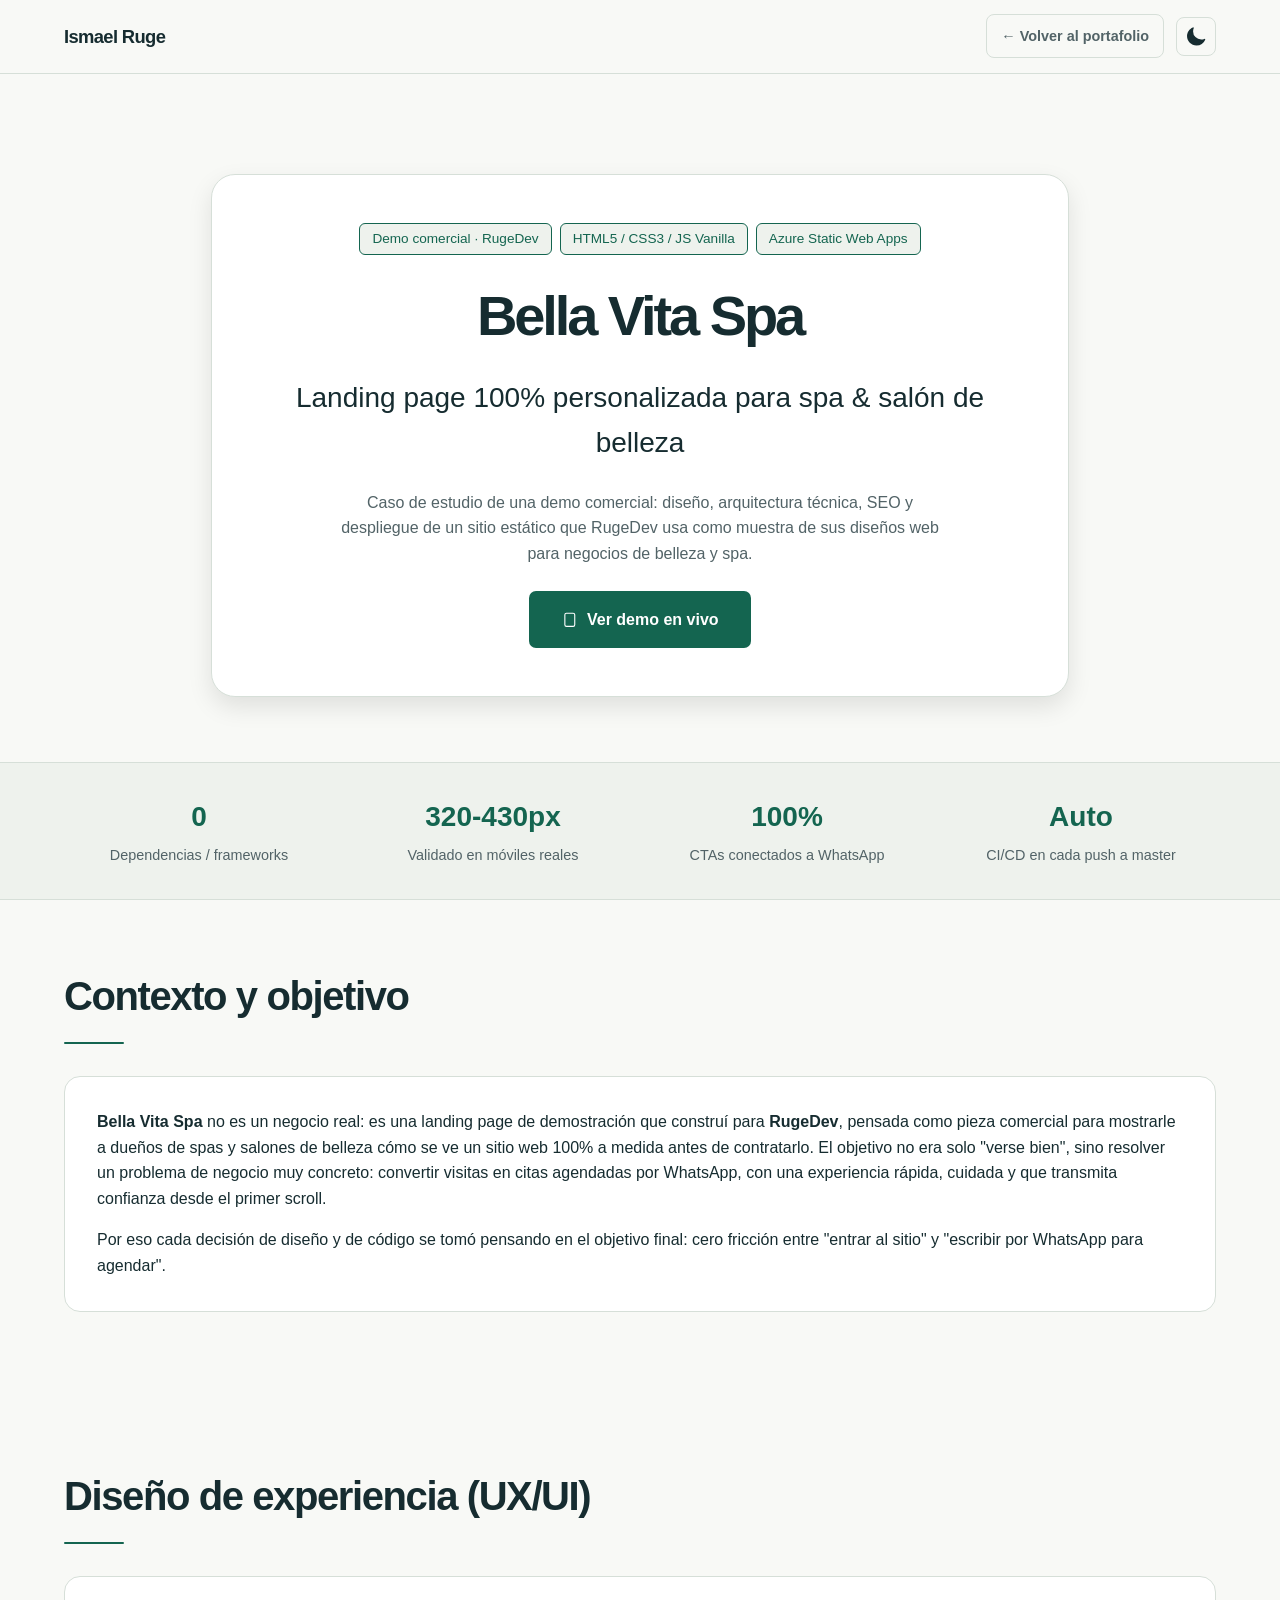
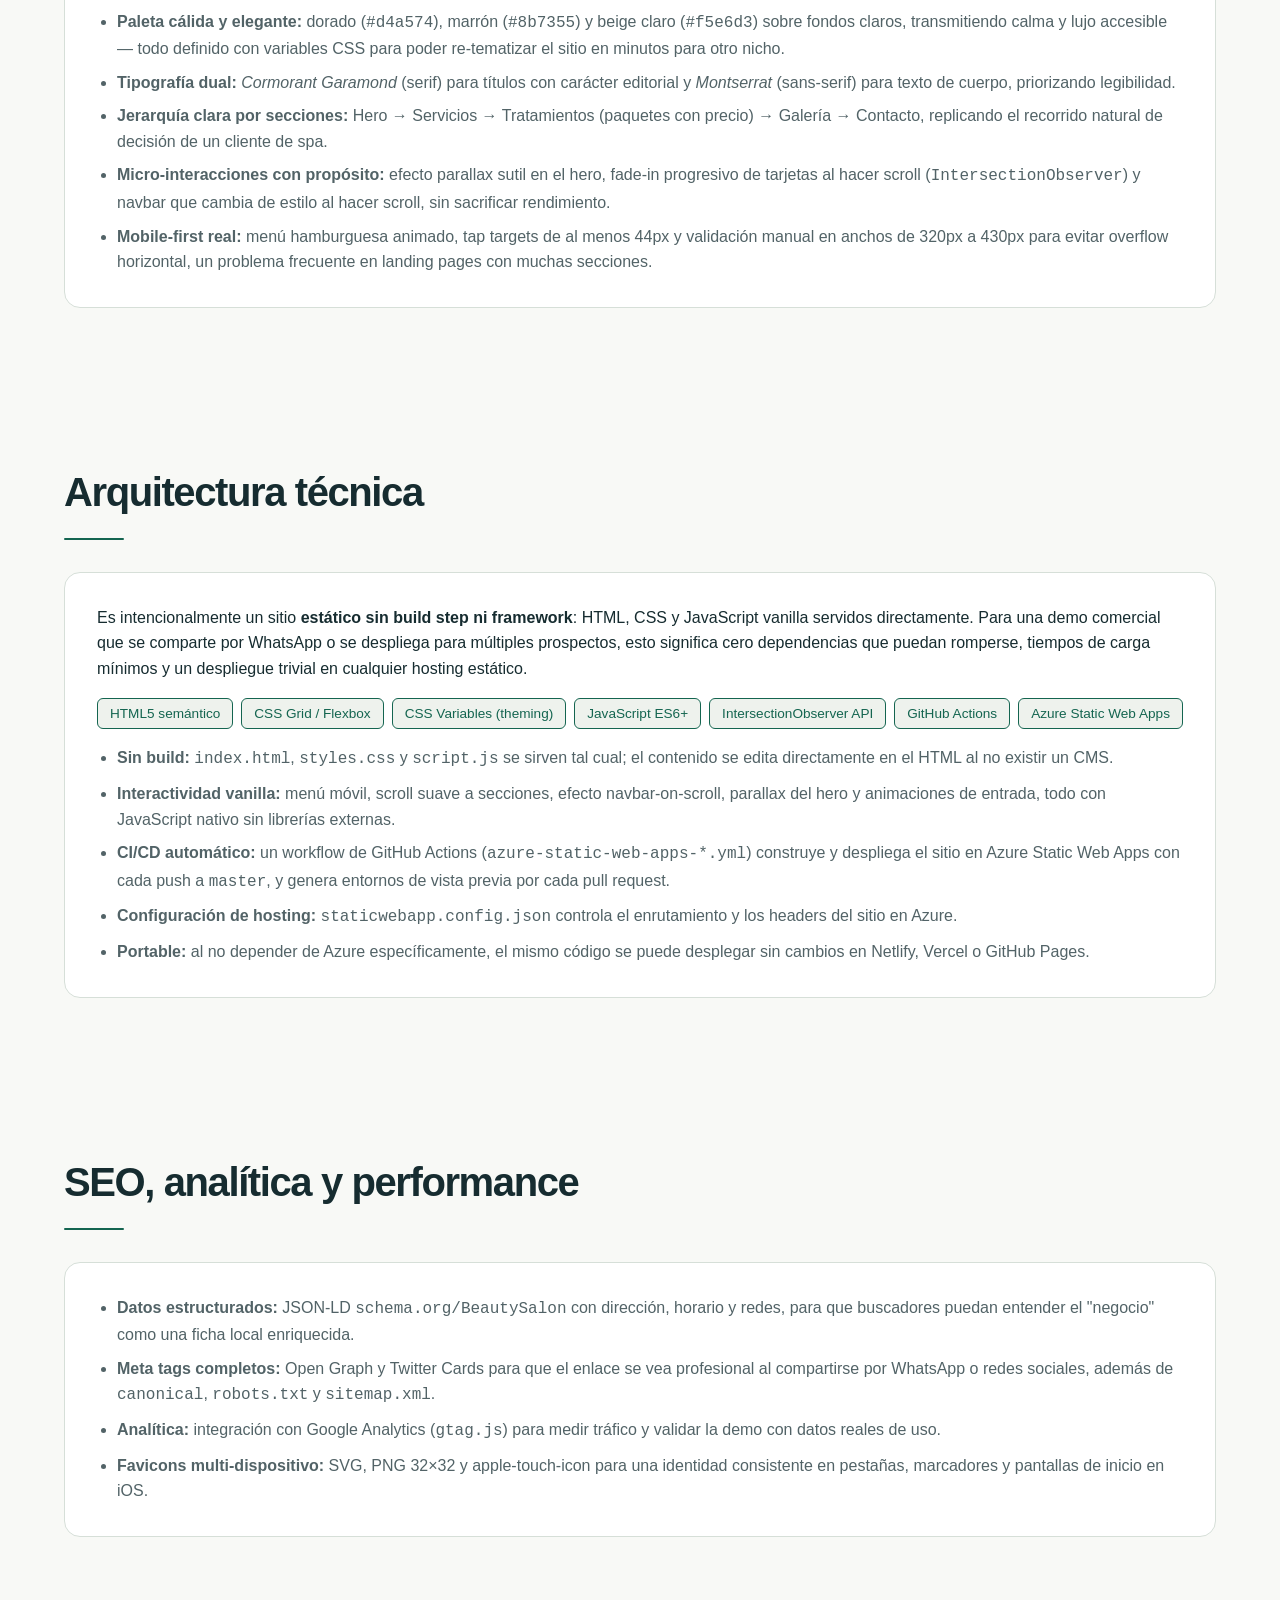
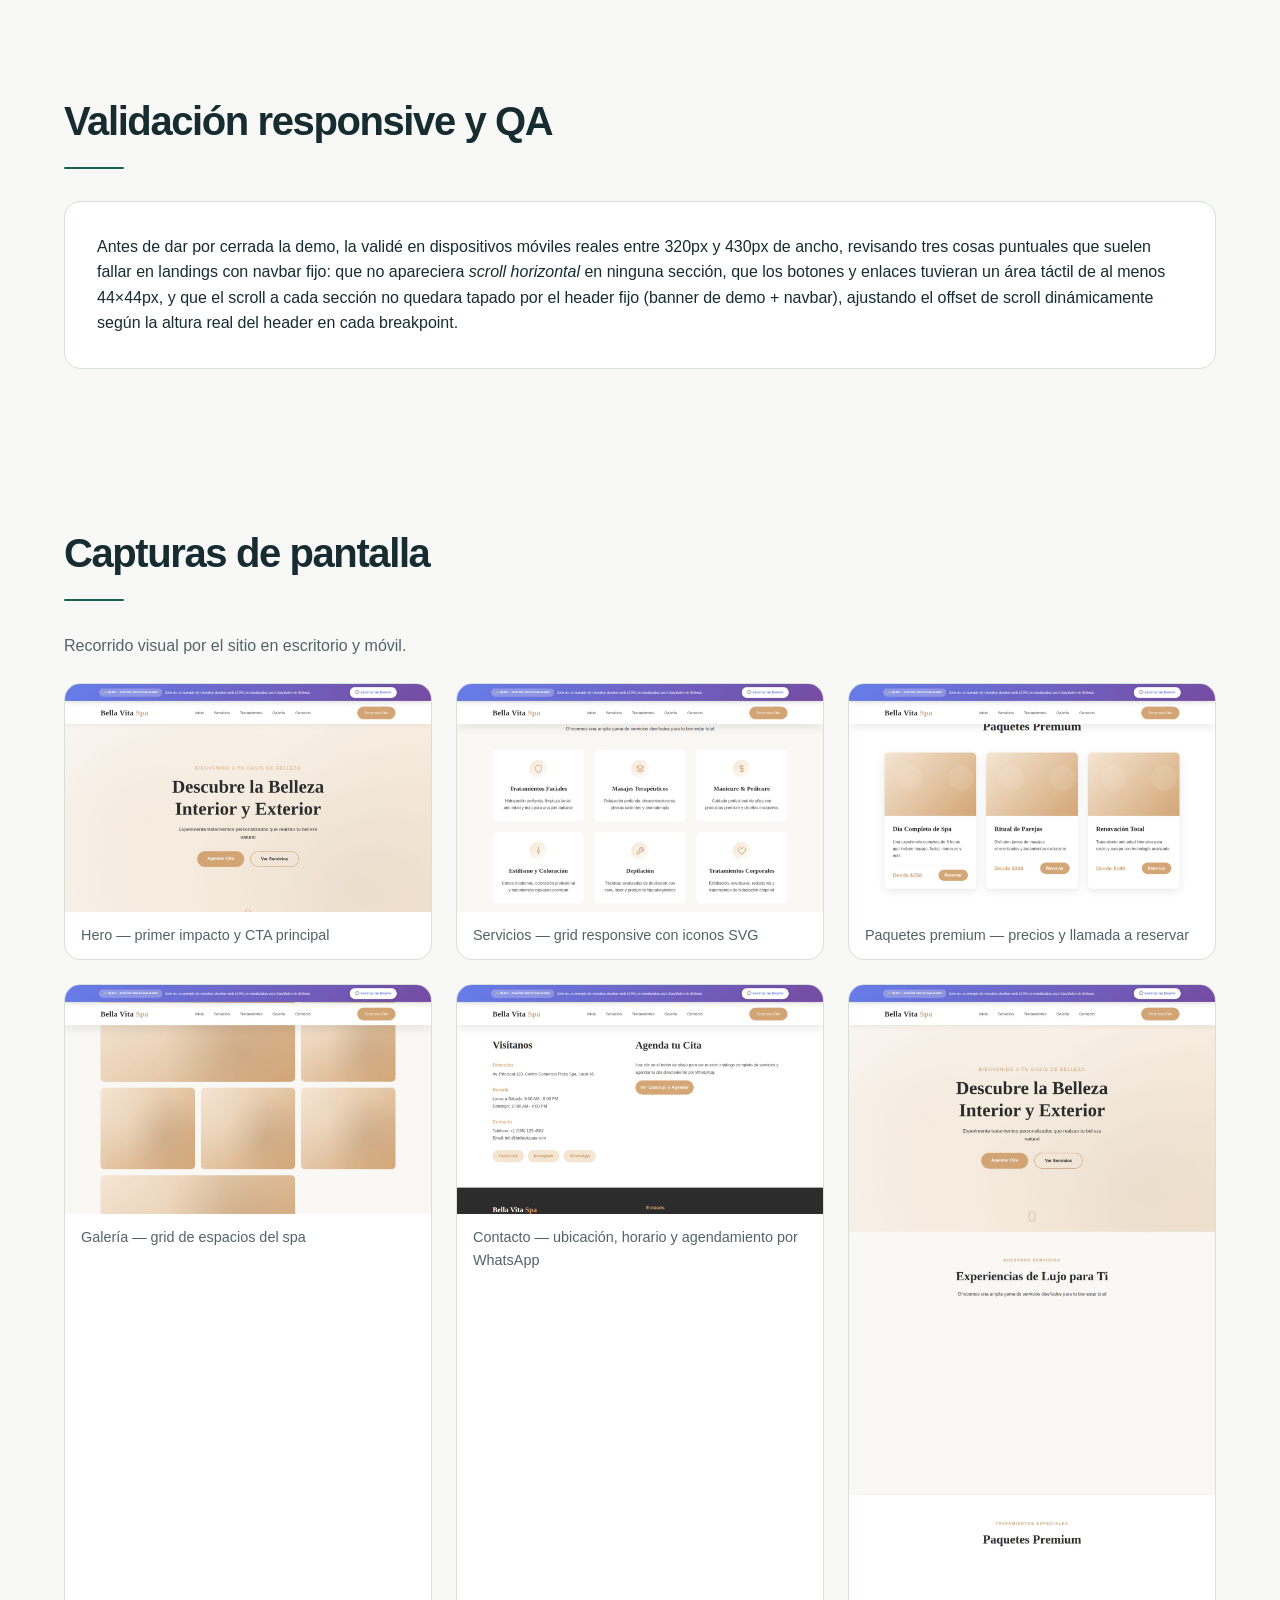
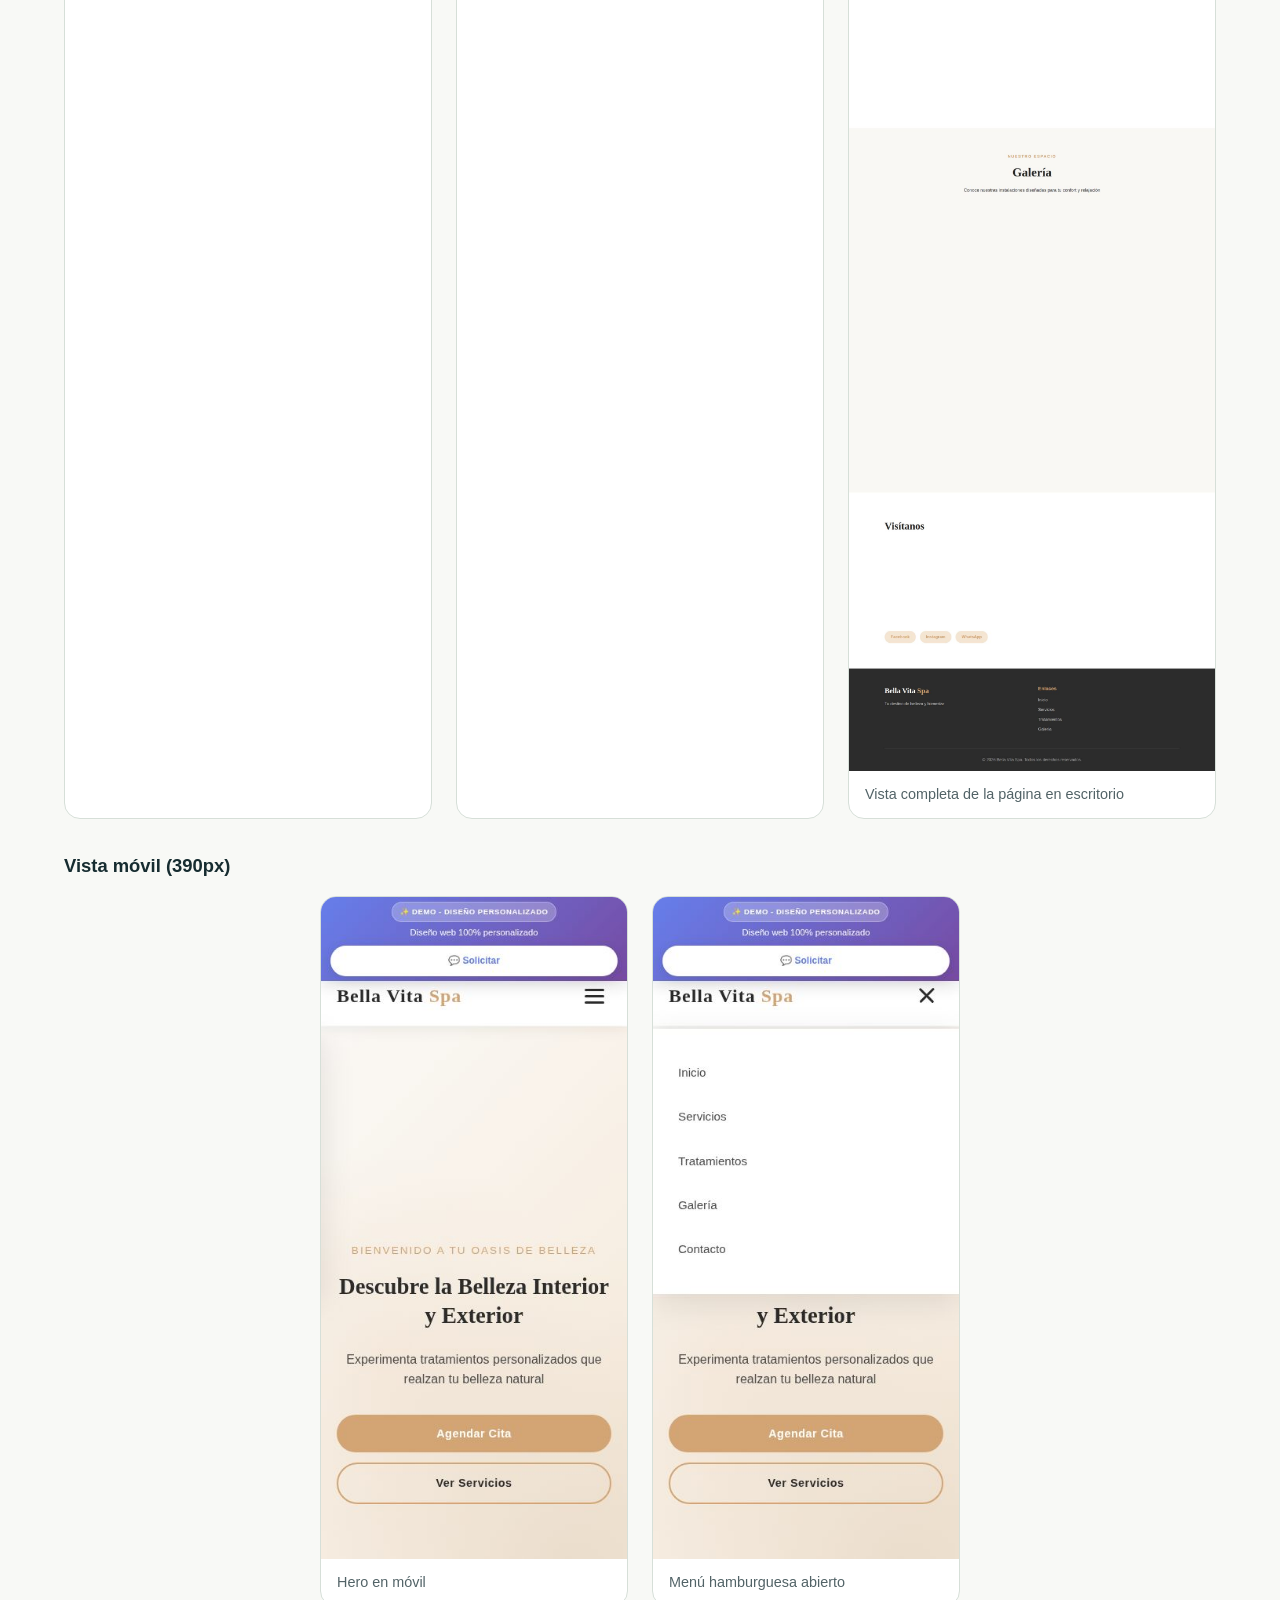
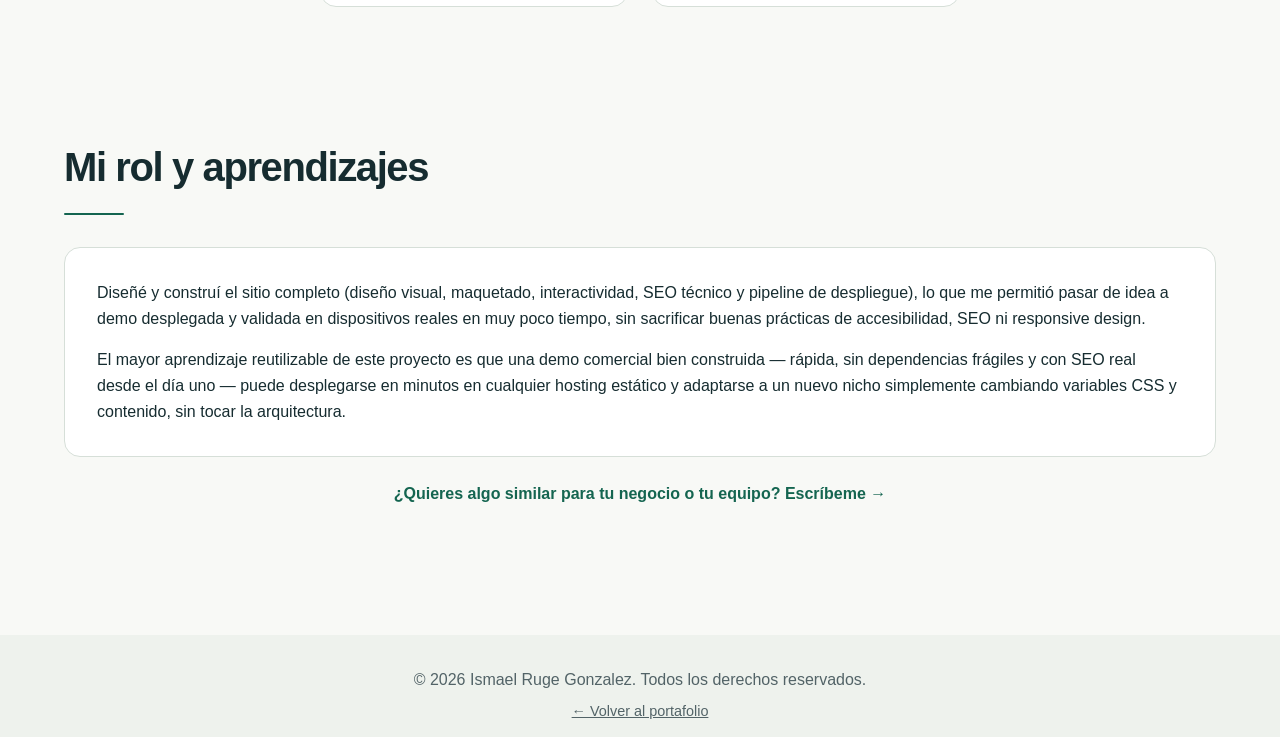
<file: proyectos/demo-spa.html>
<!DOCTYPE html>
<html lang="es">
<head>
    <meta charset="UTF-8">
    <meta name="viewport" content="width=device-width, initial-scale=1.0">

    <title>Caso de estudio: Bella Vita Spa (DemoSpa) | Ismael Ruge Gonzalez</title>
    <meta name="description" content="Caso de estudio del proyecto DemoSpa: landing page 100% personalizada para spa/salón de belleza, desarrollada por Ismael Ruge Gonzalez para RugeDev. Diseño, arquitectura, SEO y despliegue.">
    <meta name="robots" content="index, follow">
    <link rel="canonical" href="https://ismaelruge.github.io/proyectos/demo-spa.html">

    <!-- Open Graph -->
    <meta property="og:title" content="Caso de estudio: Bella Vita Spa (DemoSpa)">
    <meta property="og:description" content="Landing page 100% personalizada para spa/salón de belleza: diseño, arquitectura, SEO y despliegue en Azure Static Web Apps.">
    <meta property="og:image" content="https://ismaelruge.github.io/assets/Images/projects/demo-spa/hero-desktop.jpg">
    <meta property="og:url" content="https://ismaelruge.github.io/proyectos/demo-spa.html">
    <meta property="og:type" content="article">
    <meta property="og:locale" content="es_CO">

    <!-- Twitter Card -->
    <meta name="twitter:card" content="summary_large_image">
    <meta name="twitter:title" content="Caso de estudio: Bella Vita Spa (DemoSpa)">
    <meta name="twitter:description" content="Landing page 100% personalizada para spa/salón de belleza: diseño, arquitectura, SEO y despliegue en Azure Static Web Apps.">
    <meta name="twitter:image" content="https://ismaelruge.github.io/assets/Images/projects/demo-spa/hero-desktop.jpg">

    <link rel="icon" href="../favicon.svg" type="image/svg+xml">
    <link rel="stylesheet" href="../styles.css">

    <script type="application/ld+json">
    {
        "@context": "https://schema.org",
        "@type": "CreativeWork",
        "name": "Bella Vita Spa - Landing Page (Demo)",
        "author": {
            "@type": "Person",
            "name": "Ismael Ruge Gonzalez",
            "url": "https://ismaelruge.github.io/"
        },
        "about": "Landing page de demostración para salón de belleza y spa",
        "url": "https://ismaelruge.github.io/proyectos/demo-spa.html",
        "image": "https://ismaelruge.github.io/assets/Images/projects/demo-spa/hero-desktop.jpg"
    }
    </script>
</head>
<body>
    <a href="#main-content" class="skip-link">Saltar al contenido principal</a>

    <!-- Navegación -->
    <nav class="navbar" id="navbar" aria-label="Navegación del caso de estudio">
        <div class="nav-container">
            <a href="../index.html" class="nav-brand">Ismael Ruge</a>

            <div class="nav-actions">
                <a href="../index.html#projects" class="nav-back-link">← Volver al portafolio</a>

                <button id="theme-toggle" class="theme-toggle" aria-label="Cambiar tema">
                    <svg id="sun-icon" xmlns="http://www.w3.org/2000/svg" viewBox="0 0 24 24" fill="currentColor">
                        <path d="M12 2.25a.75.75 0 01.75.75v2.25a.75.75 0 01-1.5 0V3a.75.75 0 01.75-.75zM7.5 12a4.5 4.5 0 119 0 4.5 4.5 0 01-9 0zM18.894 6.166a.75.75 0 00-1.06-1.06l-1.591 1.59a.75.75 0 101.06 1.061l1.591-1.59zM21.75 12a.75.75 0 01-.75.75h-2.25a.75.75 0 010-1.5H21a.75.75 0 01.75.75zM17.834 18.894a.75.75 0 001.06-1.06l-1.59-1.591a.75.75 0 10-1.061 1.06l1.59 1.591zM12 18a.75.75 0 01.75.75V21a.75.75 0 01-1.5 0v-2.25A.75.75 0 0112 18zM7.758 17.303a.75.75 0 00-1.061-1.06l-1.591 1.59a.75.75 0 001.06 1.061l1.591-1.59zM6 12a.75.75 0 01-.75.75H3a.75.75 0 010-1.5h2.25A.75.75 0 016 12zM6.697 7.757a.75.75 0 001.06-1.06l-1.59-1.591a.75.75 0 00-1.061 1.06l1.59 1.591z" />
                    </svg>
                    <svg id="moon-icon" xmlns="http://www.w3.org/2000/svg" viewBox="0 0 24 24" fill="currentColor" style="display: none;">
                        <path fill-rule="evenodd" d="M9.528 1.718a.75.75 0 01.162.819A8.97 8.97 0 009 6a9 9 0 009 9 8.97 8.97 0 003.463-.69.75.75 0 01.981.98 10.503 10.503 0 01-9.694 6.46c-5.799 0-10.5-4.701-10.5-10.5 0-4.368 2.667-8.112 6.46-9.694a.75.75 0 01.818.162z" clip-rule="evenodd" />
                    </svg>
                </button>
            </div>
        </div>
    </nav>

    <main id="main-content" tabindex="-1">
        <!-- Hero del caso de estudio -->
        <section class="hero" id="hero">
            <div class="hero-content">
                <div class="project-tags" style="justify-content: center; margin-bottom: 1rem;">
                    <span class="skill-tag">Demo comercial · RugeDev</span>
                    <span class="skill-tag">HTML5 / CSS3 / JS Vanilla</span>
                    <span class="skill-tag">Azure Static Web Apps</span>
                </div>

                <h1>Bella Vita Spa</h1>
                <p class="subtitle">Landing page 100% personalizada para spa &amp; salón de belleza</p>
                <p style="color: var(--text-secondary); max-width: 620px; margin: 0 auto;">
                    Caso de estudio de una demo comercial: diseño, arquitectura técnica, SEO y despliegue
                    de un sitio estático que RugeDev usa como muestra de sus diseños web para negocios de belleza y spa.
                </p>

                <div class="hero-cta">
                    <a href="https://demo-spa.rugedev.com" target="_blank" rel="noopener noreferrer" class="btn">
                        <svg xmlns="http://www.w3.org/2000/svg" viewBox="0 0 24 24" fill="currentColor">
                            <path fill-rule="evenodd" d="M4.5 5.25a3 3 0 013-3h9a3 3 0 013 3v13.5a3 3 0 01-3 3h-9a3 3 0 01-3-3V5.25zm3-1.5a1.5 1.5 0 00-1.5 1.5v13.5a1.5 1.5 0 001.5 1.5h9a1.5 1.5 0 001.5-1.5V5.25a1.5 1.5 0 00-1.5-1.5h-9z" clip-rule="evenodd" />
                        </svg>
                        Ver demo en vivo
                    </a>
                </div>
            </div>
        </section>

        <!-- Datos clave -->
        <section class="stats-bar" id="datos-clave">
            <div class="container stats-bar-grid">
                <div class="stat-box">
                    <span class="stat-number">0</span>
                    <span class="stat-label">Dependencias / frameworks</span>
                </div>
                <div class="stat-box">
                    <span class="stat-number">320-430px</span>
                    <span class="stat-label">Validado en móviles reales</span>
                </div>
                <div class="stat-box">
                    <span class="stat-number">100%</span>
                    <span class="stat-label">CTAs conectados a WhatsApp</span>
                </div>
                <div class="stat-box">
                    <span class="stat-number">Auto</span>
                    <span class="stat-label">CI/CD en cada push a master</span>
                </div>
            </div>
        </section>

        <div class="container">

            <!-- Contexto -->
            <section id="contexto">
                <h2 class="section-title">Contexto y objetivo</h2>
                <div class="card">
                    <p style="margin-bottom: 1rem;">
                        <strong>Bella Vita Spa</strong> no es un negocio real: es una landing page de demostración que
                        construí para <strong>RugeDev</strong>, pensada como pieza comercial para mostrarle a dueños de
                        spas y salones de belleza cómo se ve un sitio web 100% a medida antes de contratarlo. El objetivo
                        no era solo "verse bien", sino resolver un problema de negocio muy concreto: convertir visitas en
                        citas agendadas por WhatsApp, con una experiencia rápida, cuidada y que transmita confianza desde
                        el primer scroll.
                    </p>
                    <p>
                        Por eso cada decisión de diseño y de código se tomó pensando en el objetivo final: cero fricción
                        entre "entrar al sitio" y "escribir por WhatsApp para agendar".
                    </p>
                </div>
            </section>

            <!-- Diseño -->
            <section id="diseno">
                <h2 class="section-title">Diseño de experiencia (UX/UI)</h2>
                <div class="card">
                    <ul class="case-list">
                        <li><strong>Paleta cálida y elegante:</strong> dorado (<code>#d4a574</code>), marrón (<code>#8b7355</code>)
                            y beige claro (<code>#f5e6d3</code>) sobre fondos claros, transmitiendo calma y lujo accesible —
                            todo definido con variables CSS para poder re-tematizar el sitio en minutos para otro nicho.</li>
                        <li><strong>Tipografía dual:</strong> <em>Cormorant Garamond</em> (serif) para títulos con carácter
                            editorial y <em>Montserrat</em> (sans-serif) para texto de cuerpo, priorizando legibilidad.</li>
                        <li><strong>Jerarquía clara por secciones:</strong> Hero → Servicios → Tratamientos (paquetes con
                            precio) → Galería → Contacto, replicando el recorrido natural de decisión de un cliente de spa.</li>
                        <li><strong>Micro-interacciones con propósito:</strong> efecto parallax sutil en el hero, fade-in
                            progresivo de tarjetas al hacer scroll (<code>IntersectionObserver</code>) y navbar que cambia
                            de estilo al hacer scroll, sin sacrificar rendimiento.</li>
                        <li><strong>Mobile-first real:</strong> menú hamburguesa animado, tap targets de al menos 44px y
                            validación manual en anchos de 320px a 430px para evitar overflow horizontal, un problema
                            frecuente en landing pages con muchas secciones.</li>
                    </ul>
                </div>
            </section>

            <!-- Arquitectura -->
            <section id="arquitectura">
                <h2 class="section-title">Arquitectura técnica</h2>
                <div class="card">
                    <p style="margin-bottom: 1rem;">
                        Es intencionalmente un sitio <strong>estático sin build step ni framework</strong>: HTML, CSS y
                        JavaScript vanilla servidos directamente. Para una demo comercial que se comparte por WhatsApp o se
                        despliega para múltiples prospectos, esto significa cero dependencias que puedan romperse, tiempos
                        de carga mínimos y un despliegue trivial en cualquier hosting estático.
                    </p>
                    <div class="project-tags" style="margin-bottom: 1rem;">
                        <span class="skill-tag">HTML5 semántico</span>
                        <span class="skill-tag">CSS Grid / Flexbox</span>
                        <span class="skill-tag">CSS Variables (theming)</span>
                        <span class="skill-tag">JavaScript ES6+</span>
                        <span class="skill-tag">IntersectionObserver API</span>
                        <span class="skill-tag">GitHub Actions</span>
                        <span class="skill-tag">Azure Static Web Apps</span>
                    </div>
                    <ul class="case-list">
                        <li><strong>Sin build:</strong> <code>index.html</code>, <code>styles.css</code> y
                            <code>script.js</code> se sirven tal cual; el contenido se edita directamente en el HTML al no
                            existir un CMS.</li>
                        <li><strong>Interactividad vanilla:</strong> menú móvil, scroll suave a secciones, efecto
                            navbar-on-scroll, parallax del hero y animaciones de entrada, todo con JavaScript nativo sin
                            librerías externas.</li>
                        <li><strong>CI/CD automático:</strong> un workflow de GitHub Actions
                            (<code>azure-static-web-apps-*.yml</code>) construye y despliega el sitio en Azure Static Web
                            Apps con cada push a <code>master</code>, y genera entornos de vista previa por cada pull
                            request.</li>
                        <li><strong>Configuración de hosting:</strong> <code>staticwebapp.config.json</code> controla el
                            enrutamiento y los headers del sitio en Azure.</li>
                        <li><strong>Portable:</strong> al no depender de Azure específicamente, el mismo código se puede
                            desplegar sin cambios en Netlify, Vercel o GitHub Pages.</li>
                    </ul>
                </div>
            </section>

            <!-- SEO -->
            <section id="seo">
                <h2 class="section-title">SEO, analítica y performance</h2>
                <div class="card">
                    <ul class="case-list">
                        <li><strong>Datos estructurados:</strong> JSON-LD <code>schema.org/BeautySalon</code> con
                            dirección, horario y redes, para que buscadores puedan entender el "negocio" como una ficha
                            local enriquecida.</li>
                        <li><strong>Meta tags completos:</strong> Open Graph y Twitter Cards para que el enlace se vea
                            profesional al compartirse por WhatsApp o redes sociales, además de <code>canonical</code>,
                            <code>robots.txt</code> y <code>sitemap.xml</code>.</li>
                        <li><strong>Analítica:</strong> integración con Google Analytics (<code>gtag.js</code>) para medir
                            tráfico y validar la demo con datos reales de uso.</li>
                        <li><strong>Favicons multi-dispositivo:</strong> SVG, PNG 32×32 y apple-touch-icon para una
                            identidad consistente en pestañas, marcadores y pantallas de inicio en iOS.</li>
                    </ul>
                </div>
            </section>

            <!-- QA -->
            <section id="qa">
                <h2 class="section-title">Validación responsive y QA</h2>
                <div class="card">
                    <p>
                        Antes de dar por cerrada la demo, la validé en dispositivos móviles reales entre 320px y 430px de
                        ancho, revisando tres cosas puntuales que suelen fallar en landings con navbar fijo: que no
                        apareciera <em>scroll horizontal</em> en ninguna sección, que los botones y enlaces tuvieran un
                        área táctil de al menos 44×44px, y que el scroll a cada sección no quedara tapado por el header
                        fijo (banner de demo + navbar), ajustando el offset de scroll dinámicamente según la altura real
                        del header en cada breakpoint.
                    </p>
                </div>
            </section>

            <!-- Galería de capturas -->
            <section id="capturas">
                <h2 class="section-title">Capturas de pantalla</h2>
                <p style="color: var(--text-secondary); margin-bottom: 1.5rem;">
                    Recorrido visual por el sitio en escritorio y móvil.
                </p>

                <div class="shots-grid">
                    <figure class="shot-card">
                        <a href="../assets/Images/projects/demo-spa/hero-desktop.jpg" target="_blank" rel="noopener noreferrer">
                            <img src="../assets/Images/projects/demo-spa/hero-desktop.jpg" alt="Hero de Bella Vita Spa en escritorio, con banner de demo y llamado a la acción" loading="lazy">
                        </a>
                        <figcaption>Hero — primer impacto y CTA principal</figcaption>
                    </figure>

                    <figure class="shot-card">
                        <a href="../assets/Images/projects/demo-spa/servicios-desktop.jpg" target="_blank" rel="noopener noreferrer">
                            <img src="../assets/Images/projects/demo-spa/servicios-desktop.jpg" alt="Sección de servicios con tarjetas e iconos SVG" loading="lazy">
                        </a>
                        <figcaption>Servicios — grid responsive con iconos SVG</figcaption>
                    </figure>

                    <figure class="shot-card">
                        <a href="../assets/Images/projects/demo-spa/tratamientos-desktop.jpg" target="_blank" rel="noopener noreferrer">
                            <img src="../assets/Images/projects/demo-spa/tratamientos-desktop.jpg" alt="Sección de paquetes premium con precios" loading="lazy">
                        </a>
                        <figcaption>Paquetes premium — precios y llamada a reservar</figcaption>
                    </figure>

                    <figure class="shot-card">
                        <a href="../assets/Images/projects/demo-spa/galeria-desktop.jpg" target="_blank" rel="noopener noreferrer">
                            <img src="../assets/Images/projects/demo-spa/galeria-desktop.jpg" alt="Galería de espacios del spa en formato grid" loading="lazy">
                        </a>
                        <figcaption>Galería — grid de espacios del spa</figcaption>
                    </figure>

                    <figure class="shot-card">
                        <a href="../assets/Images/projects/demo-spa/contacto-desktop.jpg" target="_blank" rel="noopener noreferrer">
                            <img src="../assets/Images/projects/demo-spa/contacto-desktop.jpg" alt="Sección de contacto con dirección, horario y botón de WhatsApp" loading="lazy">
                        </a>
                        <figcaption>Contacto — ubicación, horario y agendamiento por WhatsApp</figcaption>
                    </figure>

                    <figure class="shot-card">
                        <a href="../assets/Images/projects/demo-spa/pagina-completa-desktop.jpg" target="_blank" rel="noopener noreferrer">
                            <img src="../assets/Images/projects/demo-spa/pagina-completa-desktop.jpg" alt="Página completa de Bella Vita Spa en escritorio" loading="lazy">
                        </a>
                        <figcaption>Vista completa de la página en escritorio</figcaption>
                    </figure>
                </div>

                <h3 style="margin: 2rem 0 1rem; font-size: 1.15rem;">Vista móvil (390px)</h3>
                <div class="shots-grid shots-grid-mobile">
                    <figure class="shot-card">
                        <a href="../assets/Images/projects/demo-spa/hero-mobile.jpg" target="_blank" rel="noopener noreferrer">
                            <img src="../assets/Images/projects/demo-spa/hero-mobile.jpg" alt="Hero de Bella Vita Spa en vista móvil" loading="lazy">
                        </a>
                        <figcaption>Hero en móvil</figcaption>
                    </figure>

                    <figure class="shot-card">
                        <a href="../assets/Images/projects/demo-spa/menu-mobile.jpg" target="_blank" rel="noopener noreferrer">
                            <img src="../assets/Images/projects/demo-spa/menu-mobile.jpg" alt="Menú hamburguesa abierto en vista móvil" loading="lazy">
                        </a>
                        <figcaption>Menú hamburguesa abierto</figcaption>
                    </figure>
                </div>
            </section>

            <!-- Rol y aprendizajes -->
            <section id="rol">
                <h2 class="section-title">Mi rol y aprendizajes</h2>
                <div class="card">
                    <p style="margin-bottom: 1rem;">
                        Diseñé y construí el sitio completo (diseño visual, maquetado, interactividad, SEO técnico y
                        pipeline de despliegue), lo que me permitió pasar de idea a demo desplegada y validada en
                        dispositivos reales en muy poco tiempo, sin sacrificar buenas prácticas de accesibilidad, SEO
                        ni responsive design.
                    </p>
                    <p>
                        El mayor aprendizaje reutilizable de este proyecto es que una demo comercial bien construida —
                        rápida, sin dependencias frágiles y con SEO real desde el día uno — puede desplegarse en minutos
                        en cualquier hosting estático y adaptarse a un nuevo nicho simplemente cambiando variables CSS y
                        contenido, sin tocar la arquitectura.
                    </p>
                </div>

                <p style="text-align: center; margin-top: 1.5rem;">
                    <a href="../index.html#contact" style="color: var(--primary-color); font-weight: 600; text-decoration: none;">
                        ¿Quieres algo similar para tu negocio o tu equipo? Escríbeme →
                    </a>
                </p>
            </section>
        </div>
    </main>

    <!-- Botón volver arriba -->
    <button id="back-to-top" class="back-to-top" aria-label="Volver arriba">
        <svg xmlns="http://www.w3.org/2000/svg" viewBox="0 0 24 24" fill="currentColor">
            <path fill-rule="evenodd" d="M11.47 4.72a.75.75 0 011.06 0l7.5 7.5a.75.75 0 11-1.06 1.06l-6.22-6.22V21a.75.75 0 01-1.5 0V7.06l-6.22 6.22a.75.75 0 11-1.06-1.06l7.5-7.5z" clip-rule="evenodd" />
        </svg>
    </button>

    <!-- Footer -->
    <footer>
        <p>&copy; 2026 Ismael Ruge Gonzalez. Todos los derechos reservados.</p>
        <p style="margin-top: 0.5rem; font-size: 0.9rem;">
            <a href="../index.html" style="color: inherit; text-decoration: underline;">← Volver al portafolio</a>
        </p>
    </footer>

    <!-- JavaScript -->
    <script src="../script.js"></script>
</body>
</html>
</file>
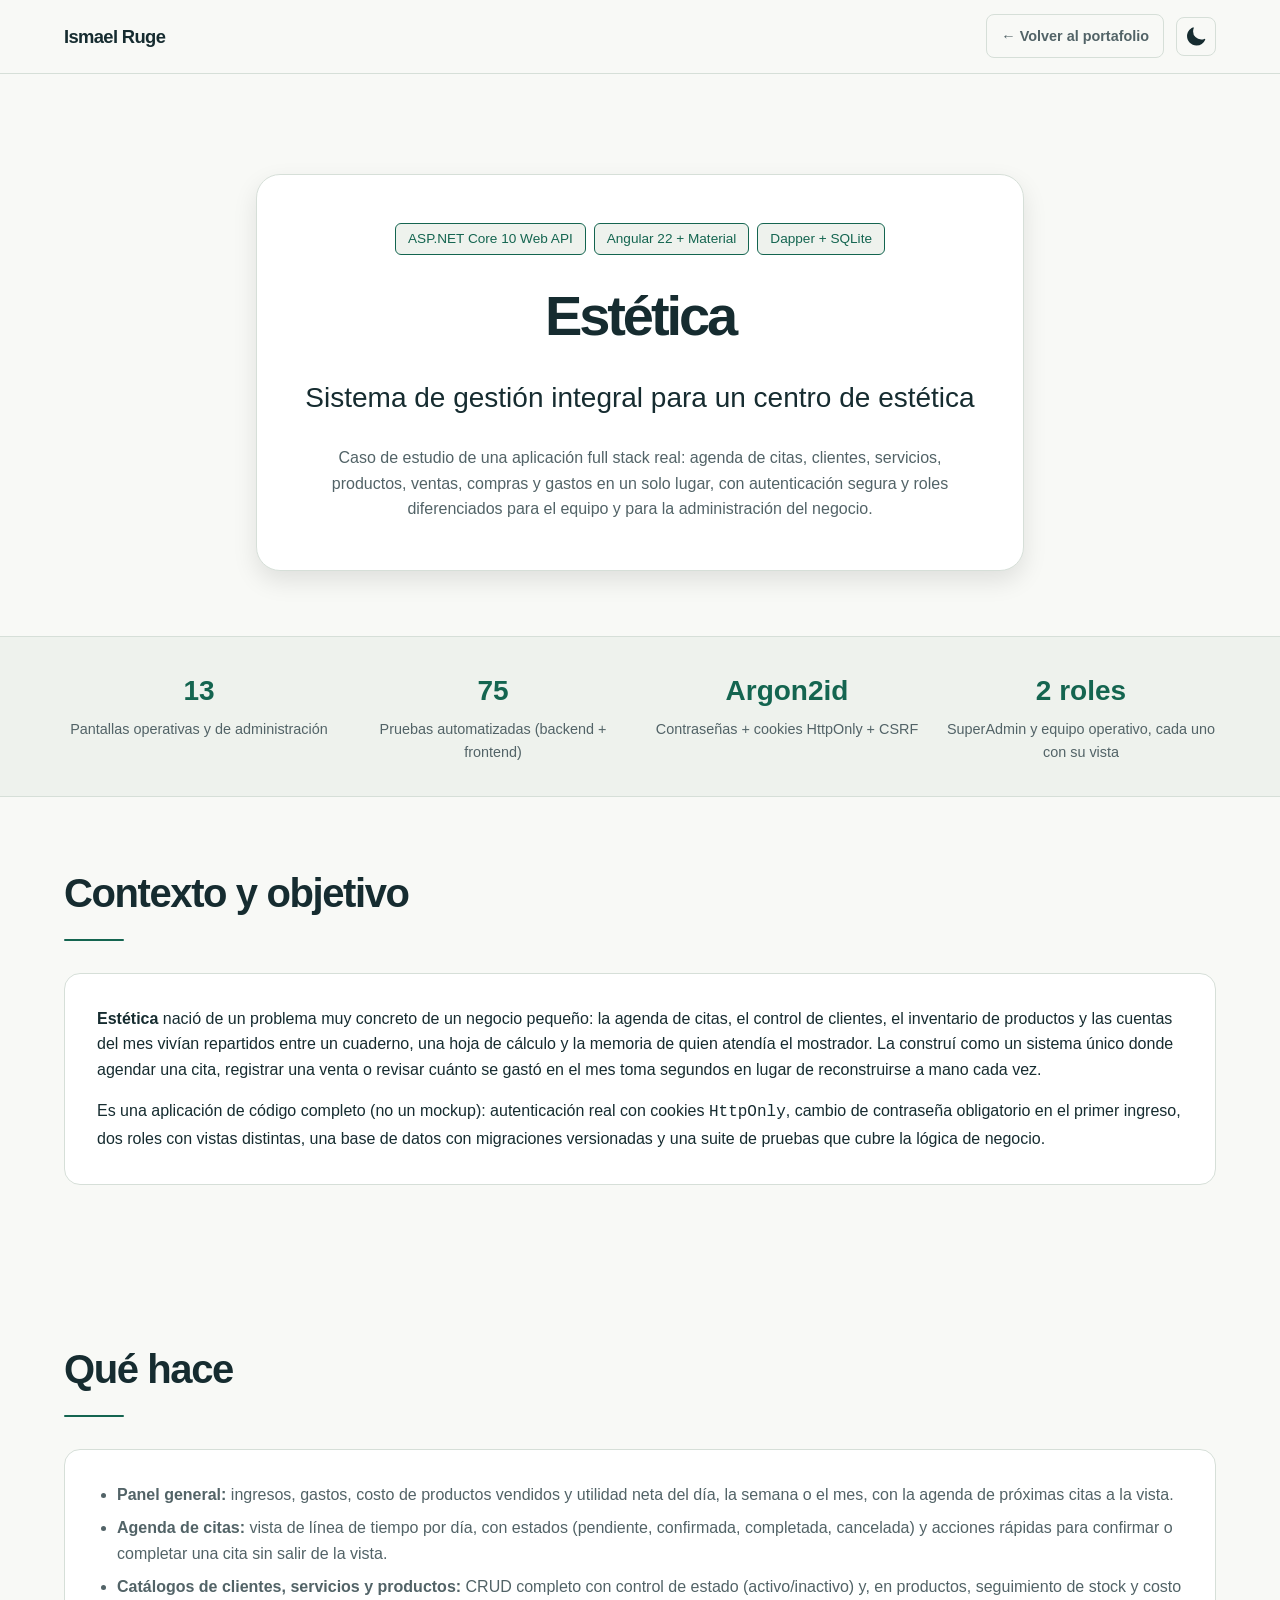
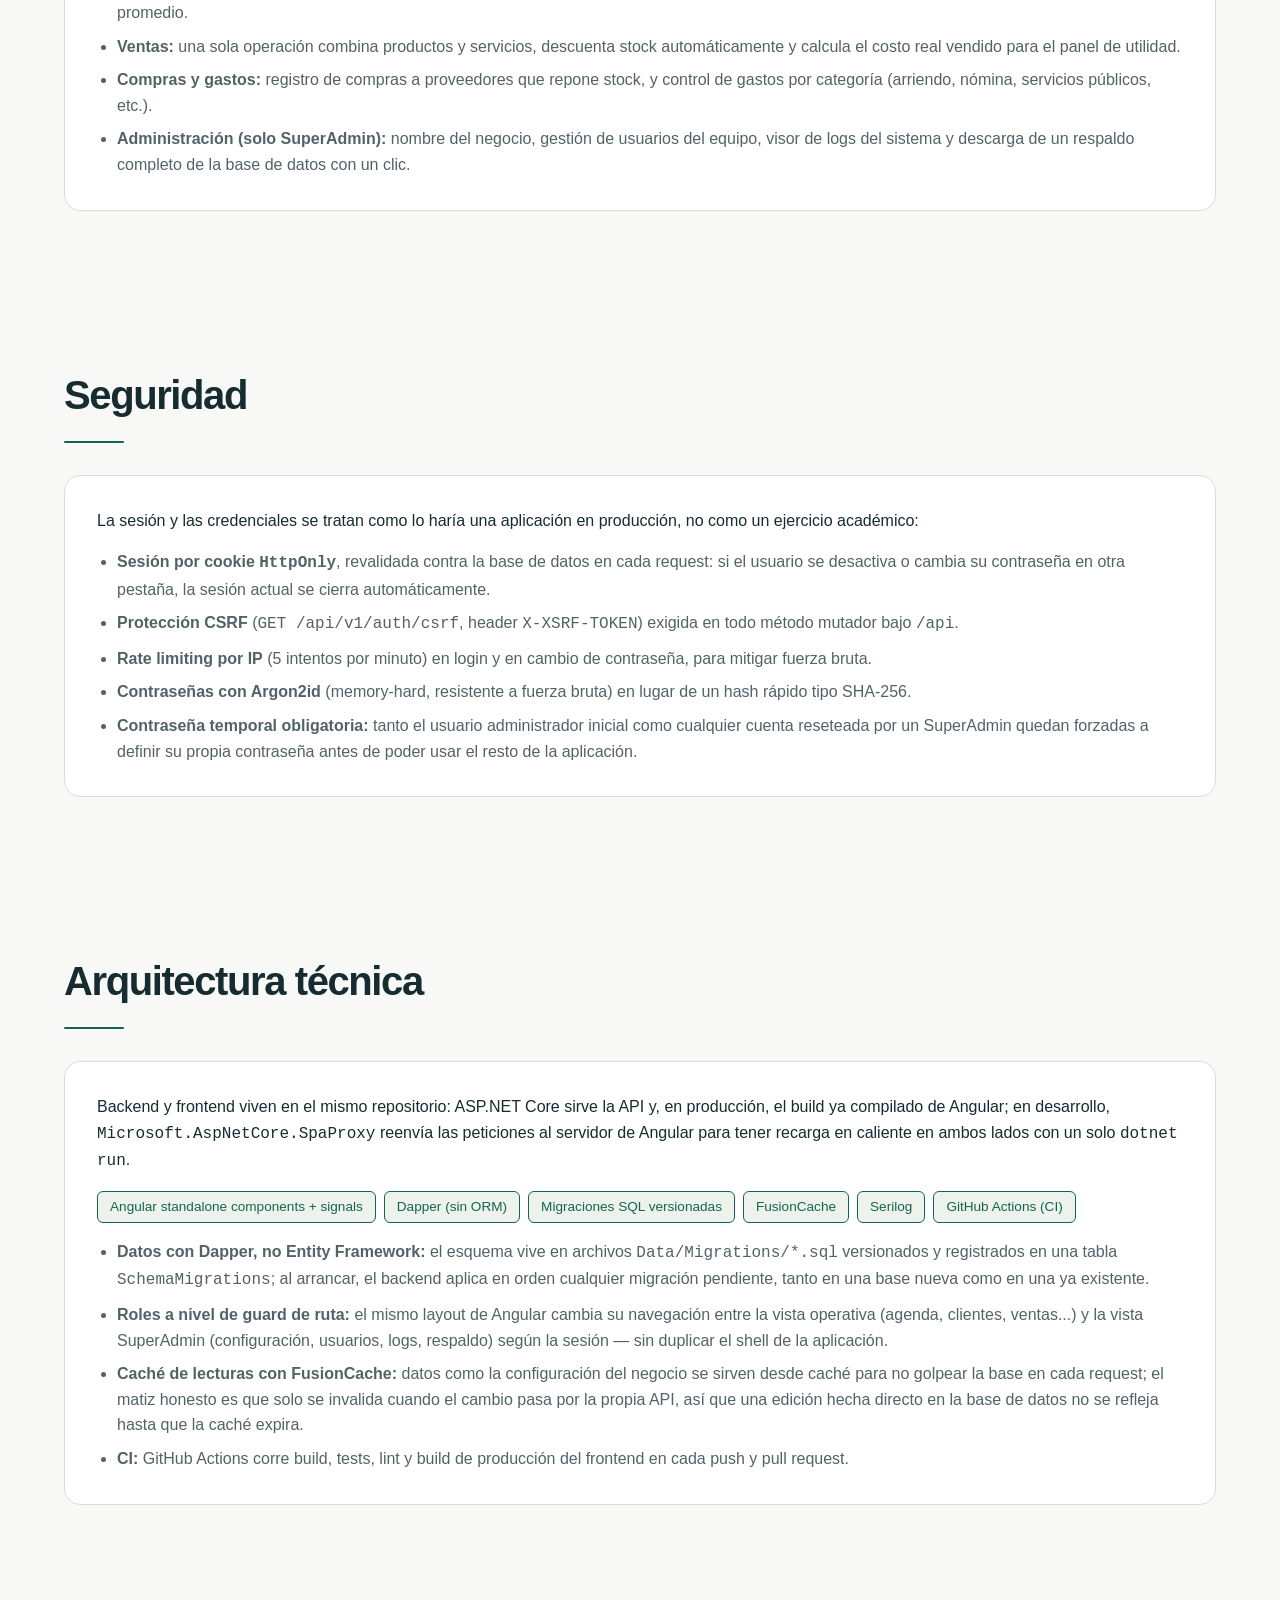
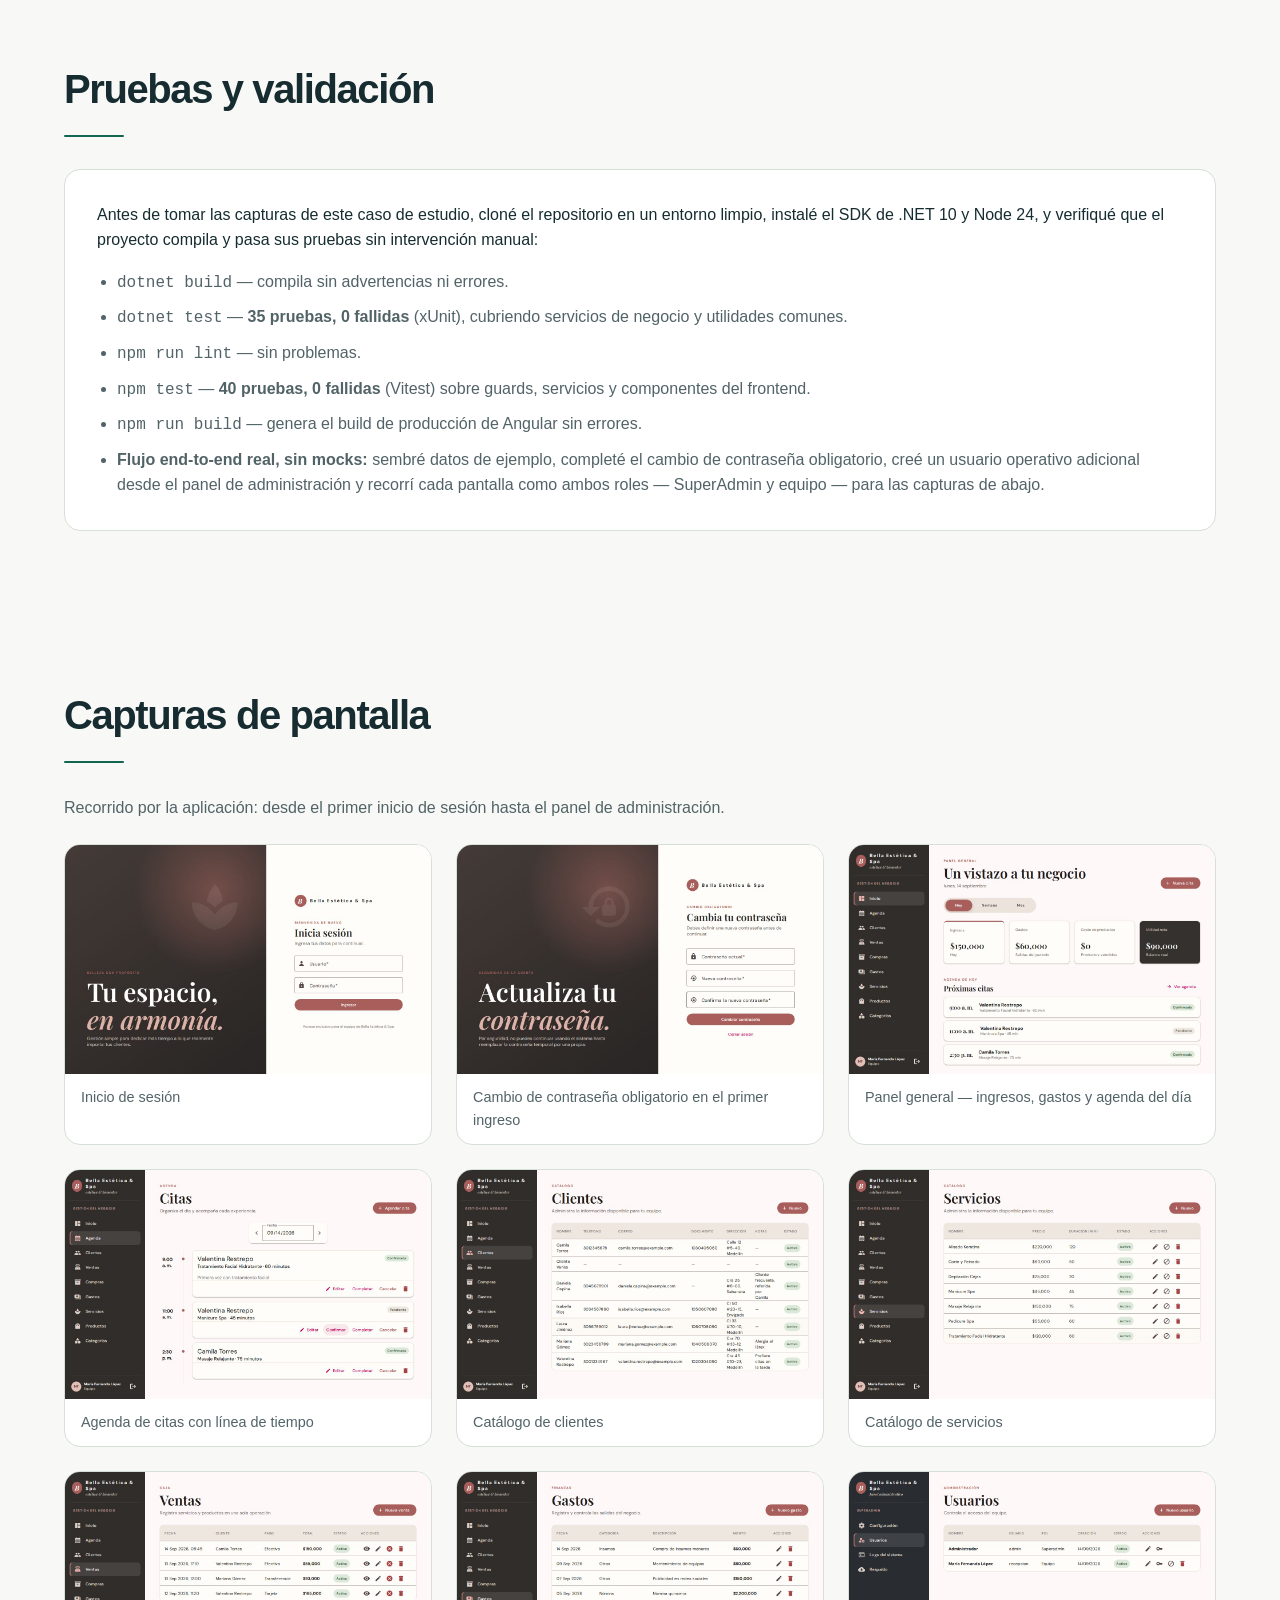
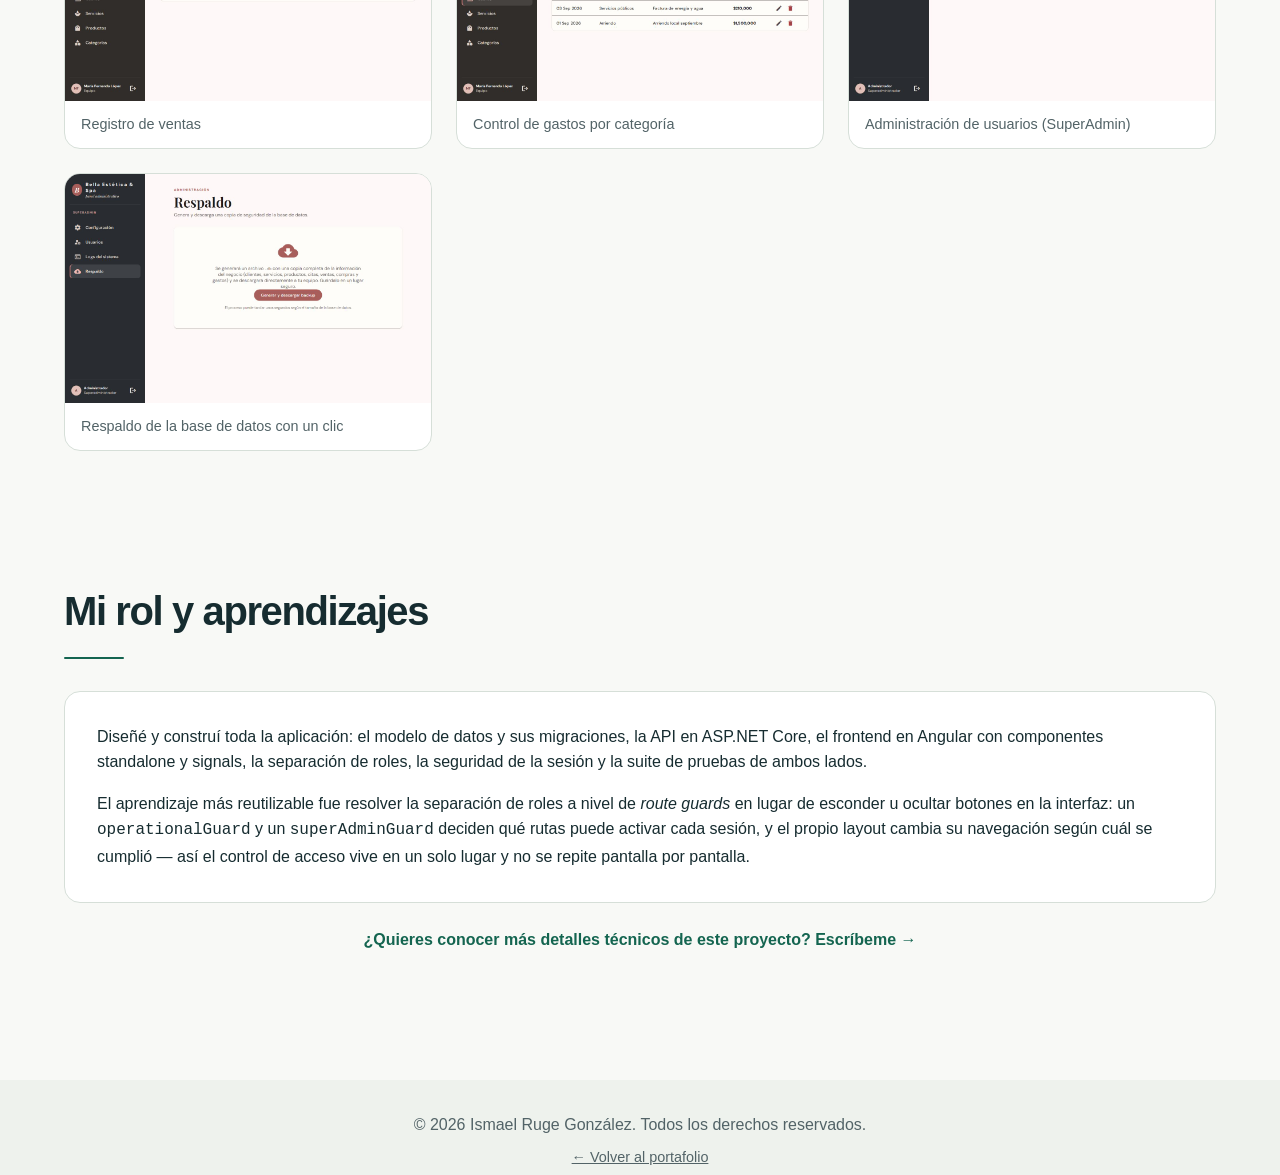
<file: proyectos/estetica.html>
<!DOCTYPE html>
<html lang="es">
<head>
    <meta charset="UTF-8">
    <meta name="viewport" content="width=device-width, initial-scale=1.0">

    <title>Caso de estudio: Estética | Ismael Ruge Gonzalez</title>
    <meta name="description" content="Caso de estudio del proyecto Estética: sistema de gestión full stack para un centro de estética construido con ASP.NET Core 10 y Angular 22 — agenda de citas, clientes, ventas, compras, gastos y administración con roles.">
    <meta name="robots" content="index, follow">
    <link rel="canonical" href="https://ismaelruge.github.io/proyectos/estetica.html">

    <!-- Open Graph -->
    <meta property="og:title" content="Caso de estudio: Estética">
    <meta property="og:description" content="Sistema de gestión full stack para un centro de estética: agenda de citas, clientes, ventas, compras, gastos y administración con roles, construido con ASP.NET Core 10 y Angular 22.">
    <meta property="og:image" content="https://ismaelruge.github.io/assets/Images/projects/estetica/dashboard.jpg">
    <meta property="og:url" content="https://ismaelruge.github.io/proyectos/estetica.html">
    <meta property="og:type" content="article">
    <meta property="og:locale" content="es_CO">

    <!-- Twitter Card -->
    <meta name="twitter:card" content="summary_large_image">
    <meta name="twitter:title" content="Caso de estudio: Estética">
    <meta name="twitter:description" content="Sistema de gestión full stack para un centro de estética: agenda de citas, clientes, ventas, compras, gastos y administración con roles, construido con ASP.NET Core 10 y Angular 22.">
    <meta name="twitter:image" content="https://ismaelruge.github.io/assets/Images/projects/estetica/dashboard.jpg">

    <link rel="icon" href="../favicon.svg" type="image/svg+xml">
    <link rel="stylesheet" href="../styles.css">

    <script type="application/ld+json">
    {
        "@context": "https://schema.org",
        "@type": "SoftwareApplication",
        "name": "Estética",
        "applicationCategory": "BusinessApplication",
        "operatingSystem": "Windows, Linux",
        "author": {
            "@type": "Person",
            "name": "Ismael Ruge Gonzalez",
            "url": "https://ismaelruge.github.io/"
        },
        "about": "Sistema de gestión web para un centro de estética: citas, clientes, servicios, productos, ventas, compras y gastos",
        "url": "https://ismaelruge.github.io/proyectos/estetica.html",
        "image": "https://ismaelruge.github.io/assets/Images/projects/estetica/dashboard.jpg"
    }
    </script>
</head>
<body>
    <a href="#main-content" class="skip-link">Saltar al contenido principal</a>

    <!-- Navegación -->
    <nav class="navbar" id="navbar" aria-label="Navegación del caso de estudio">
        <div class="nav-container">
            <a href="../index.html" class="nav-brand">Ismael Ruge</a>

            <div class="nav-actions">
                <a href="../index.html#projects" class="nav-back-link">← Volver al portafolio</a>

                <button id="theme-toggle" class="theme-toggle" aria-label="Cambiar tema">
                    <svg id="sun-icon" xmlns="http://www.w3.org/2000/svg" viewBox="0 0 24 24" fill="currentColor">
                        <path d="M12 2.25a.75.75 0 01.75.75v2.25a.75.75 0 01-1.5 0V3a.75.75 0 01.75-.75zM7.5 12a4.5 4.5 0 119 0 4.5 4.5 0 01-9 0zM18.894 6.166a.75.75 0 00-1.06-1.06l-1.591 1.59a.75.75 0 101.06 1.061l1.591-1.59zM21.75 12a.75.75 0 01-.75.75h-2.25a.75.75 0 010-1.5H21a.75.75 0 01.75.75zM17.834 18.894a.75.75 0 001.06-1.06l-1.59-1.591a.75.75 0 10-1.061 1.06l1.59 1.591zM12 18a.75.75 0 01.75.75V21a.75.75 0 01-1.5 0v-2.25A.75.75 0 0112 18zM7.758 17.303a.75.75 0 00-1.061-1.06l-1.591 1.59a.75.75 0 001.06 1.061l1.591-1.59zM6 12a.75.75 0 01-.75.75H3a.75.75 0 010-1.5h2.25A.75.75 0 016 12zM6.697 7.757a.75.75 0 001.06-1.06l-1.59-1.591a.75.75 0 00-1.061 1.06l1.59 1.591z" />
                    </svg>
                    <svg id="moon-icon" xmlns="http://www.w3.org/2000/svg" viewBox="0 0 24 24" fill="currentColor" style="display: none;">
                        <path fill-rule="evenodd" d="M9.528 1.718a.75.75 0 01.162.819A8.97 8.97 0 009 6a9 9 0 009 9 8.97 8.97 0 003.463-.69.75.75 0 01.981.98 10.503 10.503 0 01-9.694 6.46c-5.799 0-10.5-4.701-10.5-10.5 0-4.368 2.667-8.112 6.46-9.694a.75.75 0 01.818.162z" clip-rule="evenodd" />
                    </svg>
                </button>
            </div>
        </div>
    </nav>

    <main id="main-content" tabindex="-1">
        <!-- Hero del caso de estudio -->
        <section class="hero" id="hero">
            <div class="hero-content">
                <div class="project-tags" style="justify-content: center; margin-bottom: 1rem;">
                    <span class="skill-tag">ASP.NET Core 10 Web API</span>
                    <span class="skill-tag">Angular 22 + Material</span>
                    <span class="skill-tag">Dapper + SQLite</span>
                </div>

                <h1>Estética</h1>
                <p class="subtitle">Sistema de gestión integral para un centro de estética</p>
                <p style="color: var(--text-secondary); max-width: 640px; margin: 0 auto;">
                    Caso de estudio de una aplicación full stack real: agenda de citas, clientes, servicios,
                    productos, ventas, compras y gastos en un solo lugar, con autenticación segura y roles
                    diferenciados para el equipo y para la administración del negocio.
                </p>
            </div>
        </section>

        <!-- Datos clave -->
        <section class="stats-bar" id="datos-clave">
            <div class="container stats-bar-grid">
                <div class="stat-box">
                    <span class="stat-number">13</span>
                    <span class="stat-label">Pantallas operativas y de administración</span>
                </div>
                <div class="stat-box">
                    <span class="stat-number">75</span>
                    <span class="stat-label">Pruebas automatizadas (backend + frontend)</span>
                </div>
                <div class="stat-box">
                    <span class="stat-number">Argon2id</span>
                    <span class="stat-label">Contraseñas + cookies HttpOnly + CSRF</span>
                </div>
                <div class="stat-box">
                    <span class="stat-number">2 roles</span>
                    <span class="stat-label">SuperAdmin y equipo operativo, cada uno con su vista</span>
                </div>
            </div>
        </section>

        <div class="container">

            <!-- Contexto -->
            <section id="contexto">
                <h2 class="section-title">Contexto y objetivo</h2>
                <div class="card">
                    <p style="margin-bottom: 1rem;">
                        <strong>Estética</strong> nació de un problema muy concreto de un negocio pequeño: la agenda
                        de citas, el control de clientes, el inventario de productos y las cuentas del mes vivían
                        repartidos entre un cuaderno, una hoja de cálculo y la memoria de quien atendía el mostrador.
                        La construí como un sistema único donde agendar una cita, registrar una venta o revisar
                        cuánto se gastó en el mes toma segundos en lugar de reconstruirse a mano cada vez.
                    </p>
                    <p>
                        Es una aplicación de código completo (no un mockup): autenticación real con cookies
                        <code>HttpOnly</code>, cambio de contraseña obligatorio en el primer ingreso, dos roles con
                        vistas distintas, una base de datos con migraciones versionadas y una suite de pruebas que
                        cubre la lógica de negocio.
                    </p>
                </div>
            </section>

            <!-- Funcionalidad -->
            <section id="funcionalidad">
                <h2 class="section-title">Qué hace</h2>
                <div class="card">
                    <ul class="case-list">
                        <li><strong>Panel general:</strong> ingresos, gastos, costo de productos vendidos y utilidad
                            neta del día, la semana o el mes, con la agenda de próximas citas a la vista.</li>
                        <li><strong>Agenda de citas:</strong> vista de línea de tiempo por día, con estados
                            (pendiente, confirmada, completada, cancelada) y acciones rápidas para confirmar o
                            completar una cita sin salir de la vista.</li>
                        <li><strong>Catálogos de clientes, servicios y productos:</strong> CRUD completo con control
                            de estado (activo/inactivo) y, en productos, seguimiento de stock y costo promedio.</li>
                        <li><strong>Ventas:</strong> una sola operación combina productos y servicios, descuenta stock
                            automáticamente y calcula el costo real vendido para el panel de utilidad.</li>
                        <li><strong>Compras y gastos:</strong> registro de compras a proveedores que repone stock, y
                            control de gastos por categoría (arriendo, nómina, servicios públicos, etc.).</li>
                        <li><strong>Administración (solo SuperAdmin):</strong> nombre del negocio, gestión de
                            usuarios del equipo, visor de logs del sistema y descarga de un respaldo completo de la
                            base de datos con un clic.</li>
                    </ul>
                </div>
            </section>

            <!-- Seguridad -->
            <section id="seguridad">
                <h2 class="section-title">Seguridad</h2>
                <div class="card">
                    <p style="margin-bottom: 1rem;">
                        La sesión y las credenciales se tratan como lo haría una aplicación en producción, no como un
                        ejercicio académico:
                    </p>
                    <ul class="case-list">
                        <li><strong>Sesión por cookie <code>HttpOnly</code></strong>, revalidada contra la base de
                            datos en cada request: si el usuario se desactiva o cambia su contraseña en otra pestaña,
                            la sesión actual se cierra automáticamente.</li>
                        <li><strong>Protección CSRF</strong> (<code>GET /api/v1/auth/csrf</code>, header
                            <code>X-XSRF-TOKEN</code>) exigida en todo método mutador bajo <code>/api</code>.</li>
                        <li><strong>Rate limiting por IP</strong> (5 intentos por minuto) en login y en cambio de
                            contraseña, para mitigar fuerza bruta.</li>
                        <li><strong>Contraseñas con Argon2id</strong> (memory-hard, resistente a fuerza bruta) en
                            lugar de un hash rápido tipo SHA-256.</li>
                        <li><strong>Contraseña temporal obligatoria:</strong> tanto el usuario administrador inicial
                            como cualquier cuenta reseteada por un SuperAdmin quedan forzadas a definir su propia
                            contraseña antes de poder usar el resto de la aplicación.</li>
                    </ul>
                </div>
            </section>

            <!-- Arquitectura -->
            <section id="arquitectura">
                <h2 class="section-title">Arquitectura técnica</h2>
                <div class="card">
                    <p style="margin-bottom: 1rem;">
                        Backend y frontend viven en el mismo repositorio: ASP.NET Core sirve la API y, en producción,
                        el build ya compilado de Angular; en desarrollo, <code>Microsoft.AspNetCore.SpaProxy</code>
                        reenvía las peticiones al servidor de Angular para tener recarga en caliente en ambos lados
                        con un solo <code>dotnet run</code>.
                    </p>
                    <div class="project-tags" style="margin-bottom: 1rem;">
                        <span class="skill-tag">Angular standalone components + signals</span>
                        <span class="skill-tag">Dapper (sin ORM)</span>
                        <span class="skill-tag">Migraciones SQL versionadas</span>
                        <span class="skill-tag">FusionCache</span>
                        <span class="skill-tag">Serilog</span>
                        <span class="skill-tag">GitHub Actions (CI)</span>
                    </div>
                    <ul class="case-list">
                        <li><strong>Datos con Dapper, no Entity Framework:</strong> el esquema vive en archivos
                            <code>Data/Migrations/*.sql</code> versionados y registrados en una tabla
                            <code>SchemaMigrations</code>; al arrancar, el backend aplica en orden cualquier
                            migración pendiente, tanto en una base nueva como en una ya existente.</li>
                        <li><strong>Roles a nivel de guard de ruta:</strong> el mismo layout de Angular cambia su
                            navegación entre la vista operativa (agenda, clientes, ventas...) y la vista SuperAdmin
                            (configuración, usuarios, logs, respaldo) según la sesión — sin duplicar el shell de la
                            aplicación.</li>
                        <li><strong>Caché de lecturas con FusionCache:</strong> datos como la configuración del
                            negocio se sirven desde caché para no golpear la base en cada request; el matiz honesto
                            es que solo se invalida cuando el cambio pasa por la propia API, así que una edición
                            hecha directo en la base de datos no se refleja hasta que la caché expira.</li>
                        <li><strong>CI:</strong> GitHub Actions corre build, tests, lint y build de producción del
                            frontend en cada push y pull request.</li>
                    </ul>
                </div>
            </section>

            <!-- Pruebas y validación -->
            <section id="pruebas">
                <h2 class="section-title">Pruebas y validación</h2>
                <div class="card">
                    <p style="margin-bottom: 1rem;">
                        Antes de tomar las capturas de este caso de estudio, cloné el repositorio en un entorno
                        limpio, instalé el SDK de .NET 10 y Node 24, y verifiqué que el proyecto compila y pasa sus
                        pruebas sin intervención manual:
                    </p>
                    <ul class="case-list">
                        <li><code>dotnet build</code> — compila sin advertencias ni errores.</li>
                        <li><code>dotnet test</code> — <strong>35 pruebas, 0 fallidas</strong> (xUnit), cubriendo
                            servicios de negocio y utilidades comunes.</li>
                        <li><code>npm run lint</code> — sin problemas.</li>
                        <li><code>npm test</code> — <strong>40 pruebas, 0 fallidas</strong> (Vitest) sobre guards,
                            servicios y componentes del frontend.</li>
                        <li><code>npm run build</code> — genera el build de producción de Angular sin errores.</li>
                        <li><strong>Flujo end-to-end real, sin mocks:</strong> sembré datos de ejemplo, completé el
                            cambio de contraseña obligatorio, creé un usuario operativo adicional desde el panel de
                            administración y recorrí cada pantalla como ambos roles — SuperAdmin y equipo — para las
                            capturas de abajo.</li>
                    </ul>
                </div>
            </section>

            <!-- Galería de capturas -->
            <section id="capturas">
                <h2 class="section-title">Capturas de pantalla</h2>
                <p style="color: var(--text-secondary); margin-bottom: 1.5rem;">
                    Recorrido por la aplicación: desde el primer inicio de sesión hasta el panel de administración.
                </p>

                <div class="shots-grid">
                    <figure class="shot-card">
                        <a href="../assets/Images/projects/estetica/login.jpg" target="_blank" rel="noopener noreferrer">
                            <img src="../assets/Images/projects/estetica/login.jpg" alt="Pantalla de inicio de sesión de Estética" loading="lazy">
                        </a>
                        <figcaption>Inicio de sesión</figcaption>
                    </figure>

                    <figure class="shot-card">
                        <a href="../assets/Images/projects/estetica/cambiar-password.jpg" target="_blank" rel="noopener noreferrer">
                            <img src="../assets/Images/projects/estetica/cambiar-password.jpg" alt="Pantalla de cambio de contraseña obligatorio" loading="lazy">
                        </a>
                        <figcaption>Cambio de contraseña obligatorio en el primer ingreso</figcaption>
                    </figure>

                    <figure class="shot-card">
                        <a href="../assets/Images/projects/estetica/dashboard.jpg" target="_blank" rel="noopener noreferrer">
                            <img src="../assets/Images/projects/estetica/dashboard.jpg" alt="Panel general con ingresos, gastos y próximas citas" loading="lazy">
                        </a>
                        <figcaption>Panel general — ingresos, gastos y agenda del día</figcaption>
                    </figure>

                    <figure class="shot-card">
                        <a href="../assets/Images/projects/estetica/citas.jpg" target="_blank" rel="noopener noreferrer">
                            <img src="../assets/Images/projects/estetica/citas.jpg" alt="Agenda de citas en vista de línea de tiempo" loading="lazy">
                        </a>
                        <figcaption>Agenda de citas con línea de tiempo</figcaption>
                    </figure>

                    <figure class="shot-card">
                        <a href="../assets/Images/projects/estetica/clientes.jpg" target="_blank" rel="noopener noreferrer">
                            <img src="../assets/Images/projects/estetica/clientes.jpg" alt="Catálogo de clientes del centro de estética" loading="lazy">
                        </a>
                        <figcaption>Catálogo de clientes</figcaption>
                    </figure>

                    <figure class="shot-card">
                        <a href="../assets/Images/projects/estetica/servicios.jpg" target="_blank" rel="noopener noreferrer">
                            <img src="../assets/Images/projects/estetica/servicios.jpg" alt="Catálogo de servicios con precio y duración" loading="lazy">
                        </a>
                        <figcaption>Catálogo de servicios</figcaption>
                    </figure>

                    <figure class="shot-card">
                        <a href="../assets/Images/projects/estetica/ventas.jpg" target="_blank" rel="noopener noreferrer">
                            <img src="../assets/Images/projects/estetica/ventas.jpg" alt="Registro de ventas con productos y servicios" loading="lazy">
                        </a>
                        <figcaption>Registro de ventas</figcaption>
                    </figure>

                    <figure class="shot-card">
                        <a href="../assets/Images/projects/estetica/gastos.jpg" target="_blank" rel="noopener noreferrer">
                            <img src="../assets/Images/projects/estetica/gastos.jpg" alt="Control de gastos por categoría" loading="lazy">
                        </a>
                        <figcaption>Control de gastos por categoría</figcaption>
                    </figure>

                    <figure class="shot-card">
                        <a href="../assets/Images/projects/estetica/usuarios.jpg" target="_blank" rel="noopener noreferrer">
                            <img src="../assets/Images/projects/estetica/usuarios.jpg" alt="Administración de usuarios del equipo" loading="lazy">
                        </a>
                        <figcaption>Administración de usuarios (SuperAdmin)</figcaption>
                    </figure>

                    <figure class="shot-card">
                        <a href="../assets/Images/projects/estetica/backup.jpg" target="_blank" rel="noopener noreferrer">
                            <img src="../assets/Images/projects/estetica/backup.jpg" alt="Descarga de respaldo de la base de datos" loading="lazy">
                        </a>
                        <figcaption>Respaldo de la base de datos con un clic</figcaption>
                    </figure>
                </div>
            </section>

            <!-- Rol y aprendizajes -->
            <section id="rol">
                <h2 class="section-title">Mi rol y aprendizajes</h2>
                <div class="card">
                    <p style="margin-bottom: 1rem;">
                        Diseñé y construí toda la aplicación: el modelo de datos y sus migraciones, la API en
                        ASP.NET Core, el frontend en Angular con componentes standalone y signals, la separación de
                        roles, la seguridad de la sesión y la suite de pruebas de ambos lados.
                    </p>
                    <p>
                        El aprendizaje más reutilizable fue resolver la separación de roles a nivel de
                        <em>route guards</em> en lugar de esconder u ocultar botones en la interfaz: un
                        <code>operationalGuard</code> y un <code>superAdminGuard</code> deciden qué rutas puede
                        activar cada sesión, y el propio layout cambia su navegación según cuál se cumplió — así el
                        control de acceso vive en un solo lugar y no se repite pantalla por pantalla.
                    </p>
                </div>

                <p style="text-align: center; margin-top: 1.5rem;">
                    <a href="../index.html#contact" style="color: var(--primary-color); font-weight: 600; text-decoration: none;">
                        ¿Quieres conocer más detalles técnicos de este proyecto? Escríbeme →
                    </a>
                </p>
            </section>
        </div>
    </main>

    <!-- Botón volver arriba -->
    <button id="back-to-top" class="back-to-top" aria-label="Volver arriba">
        <svg xmlns="http://www.w3.org/2000/svg" viewBox="0 0 24 24" fill="currentColor">
            <path fill-rule="evenodd" d="M11.47 4.72a.75.75 0 011.06 0l7.5 7.5a.75.75 0 11-1.06 1.06l-6.22-6.22V21a.75.75 0 01-1.5 0V7.06l-6.22 6.22a.75.75 0 11-1.06-1.06l7.5-7.5z" clip-rule="evenodd" />
        </svg>
    </button>

    <!-- Footer -->
    <footer>
        <p>&copy; 2026 Ismael Ruge González. Todos los derechos reservados.</p>
        <p style="margin-top: 0.5rem; font-size: 0.9rem;">
            <a href="../index.html" style="color: inherit; text-decoration: underline;">← Volver al portafolio</a>
        </p>
    </footer>

    <!-- JavaScript -->
    <script src="../script.js"></script>
</body>
</html>
</file>
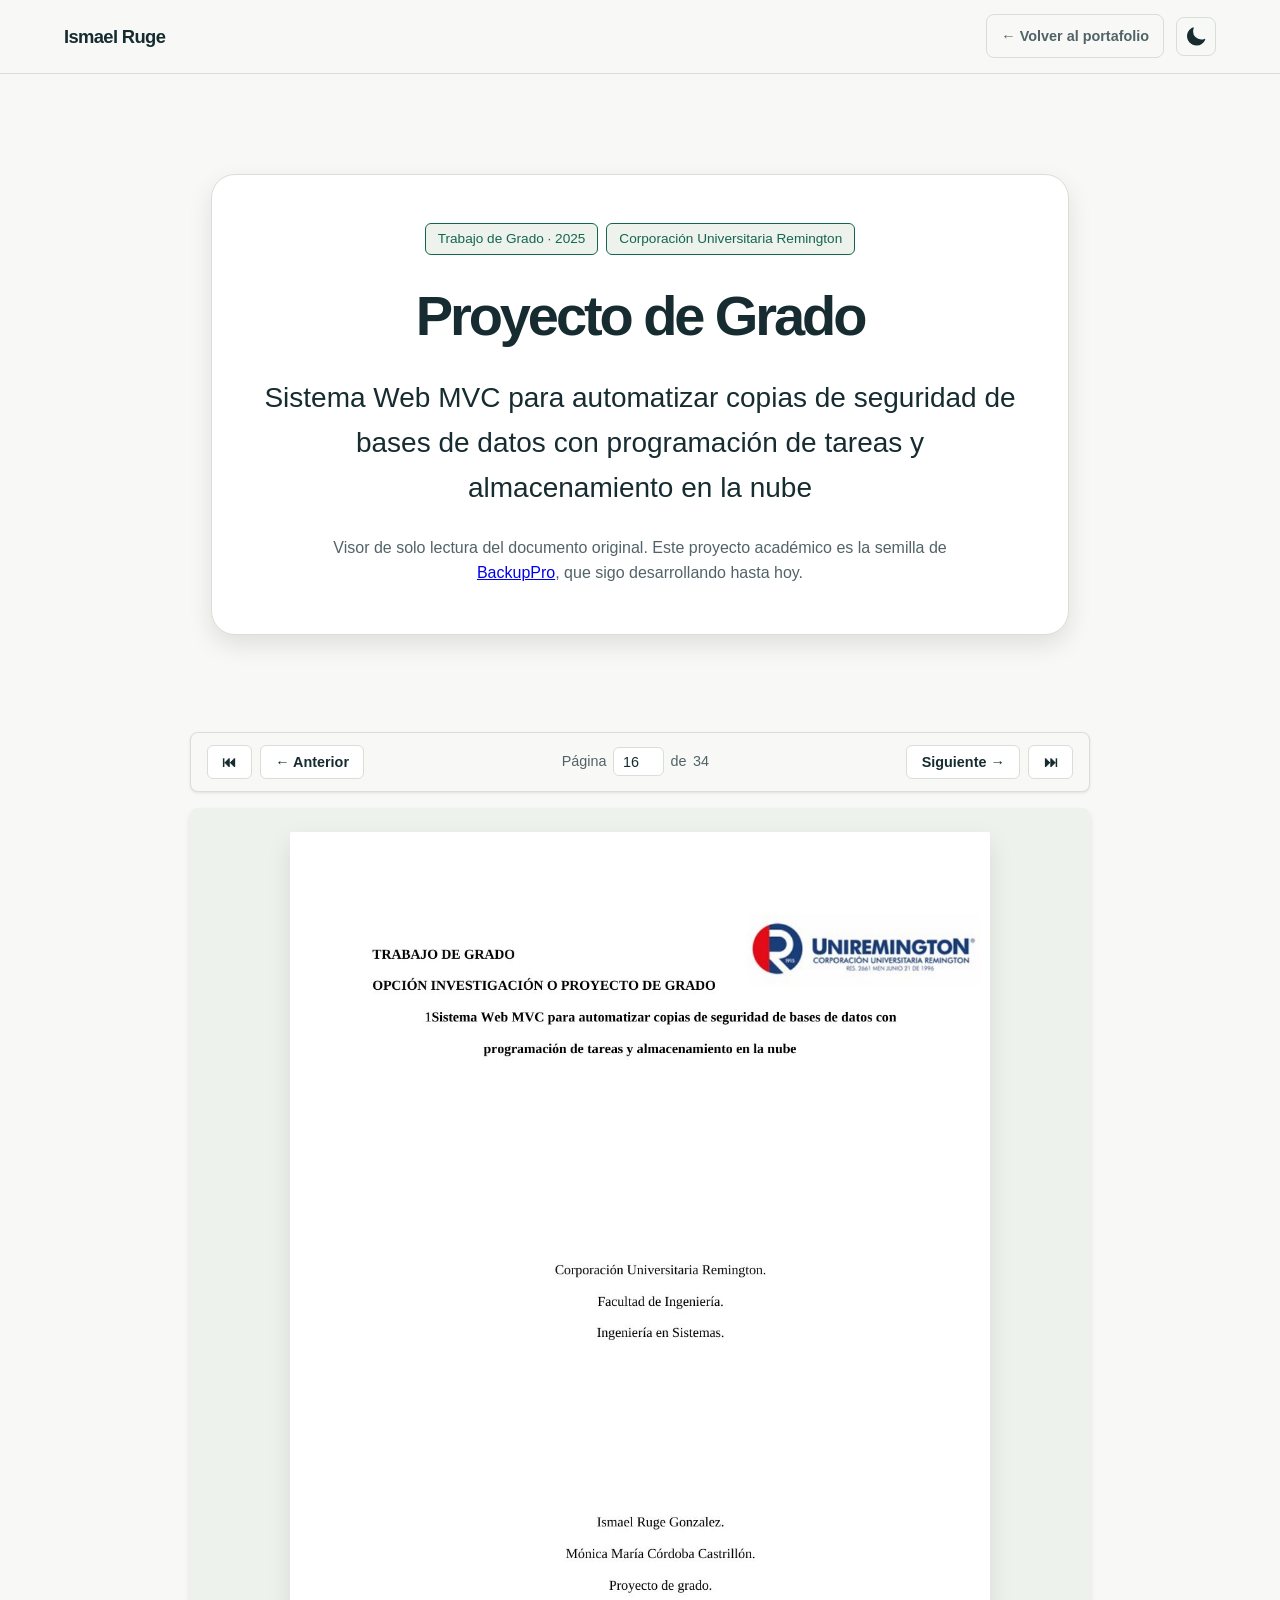
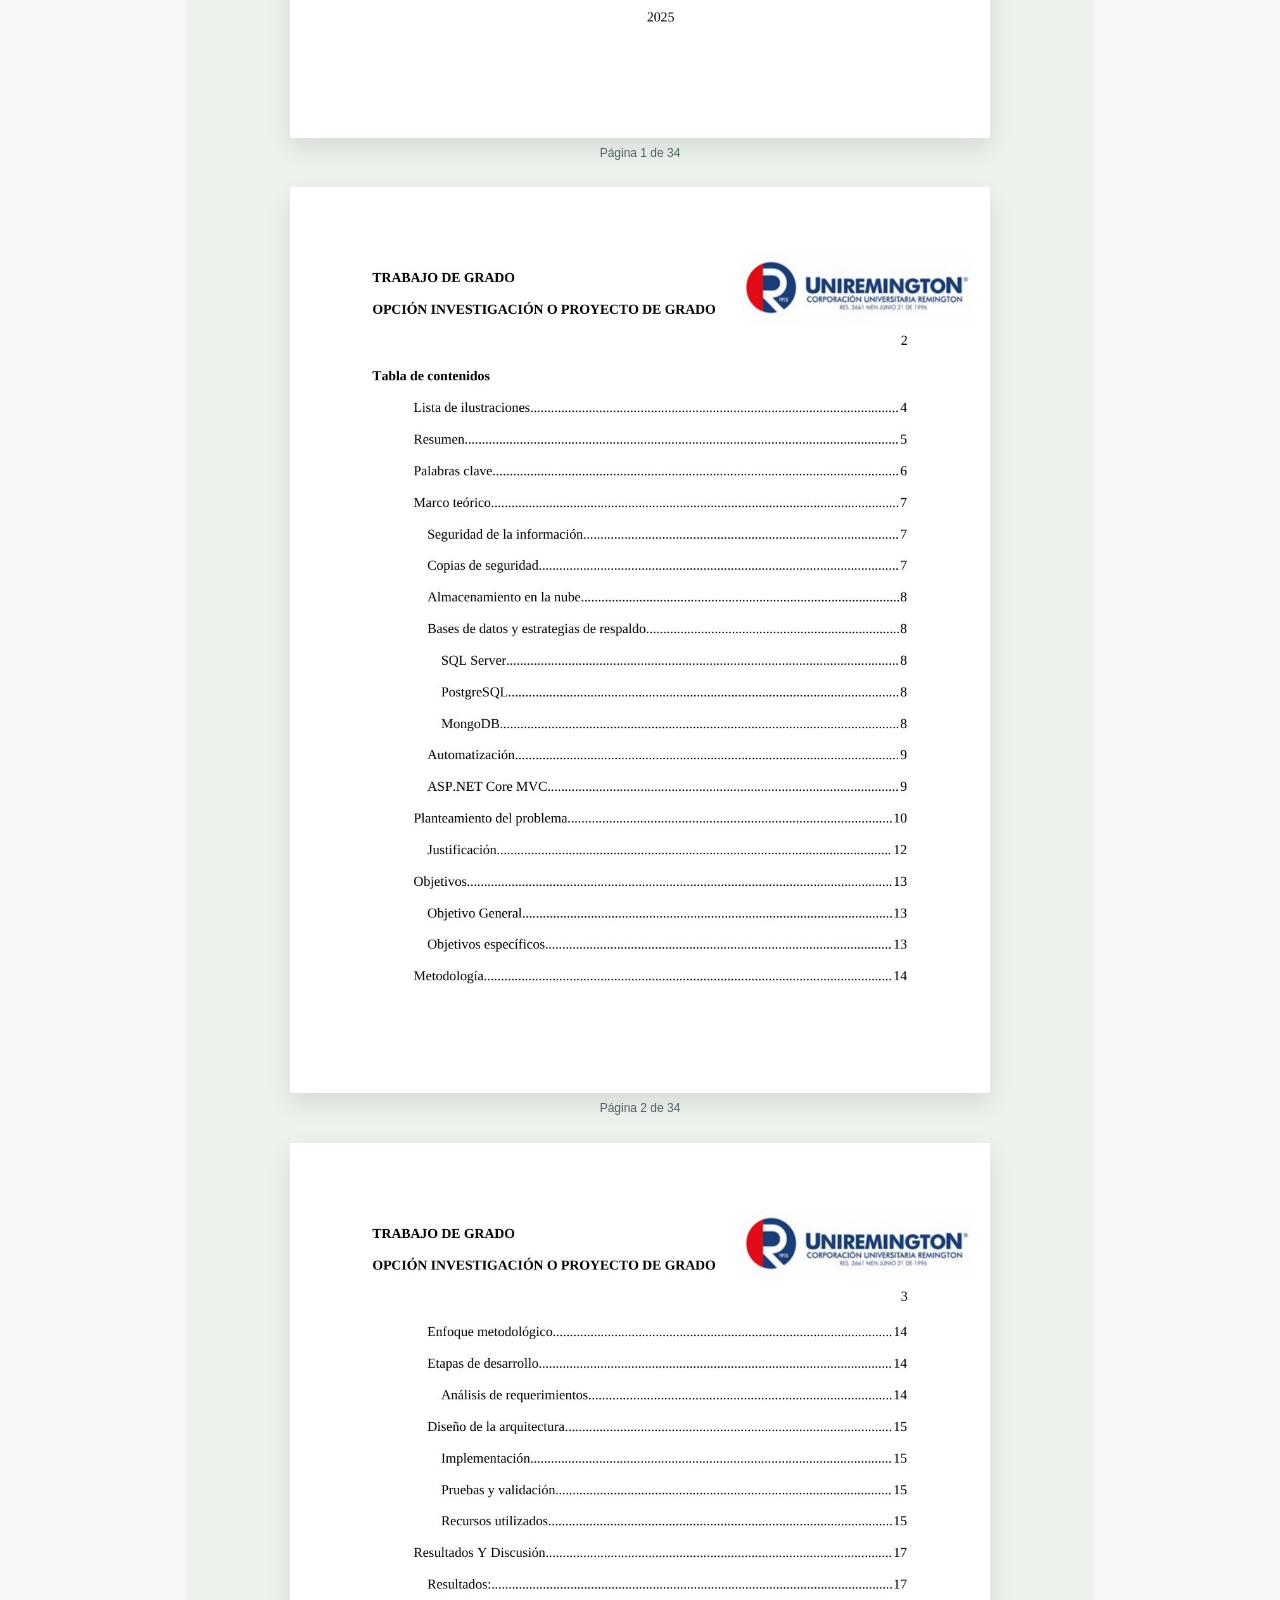
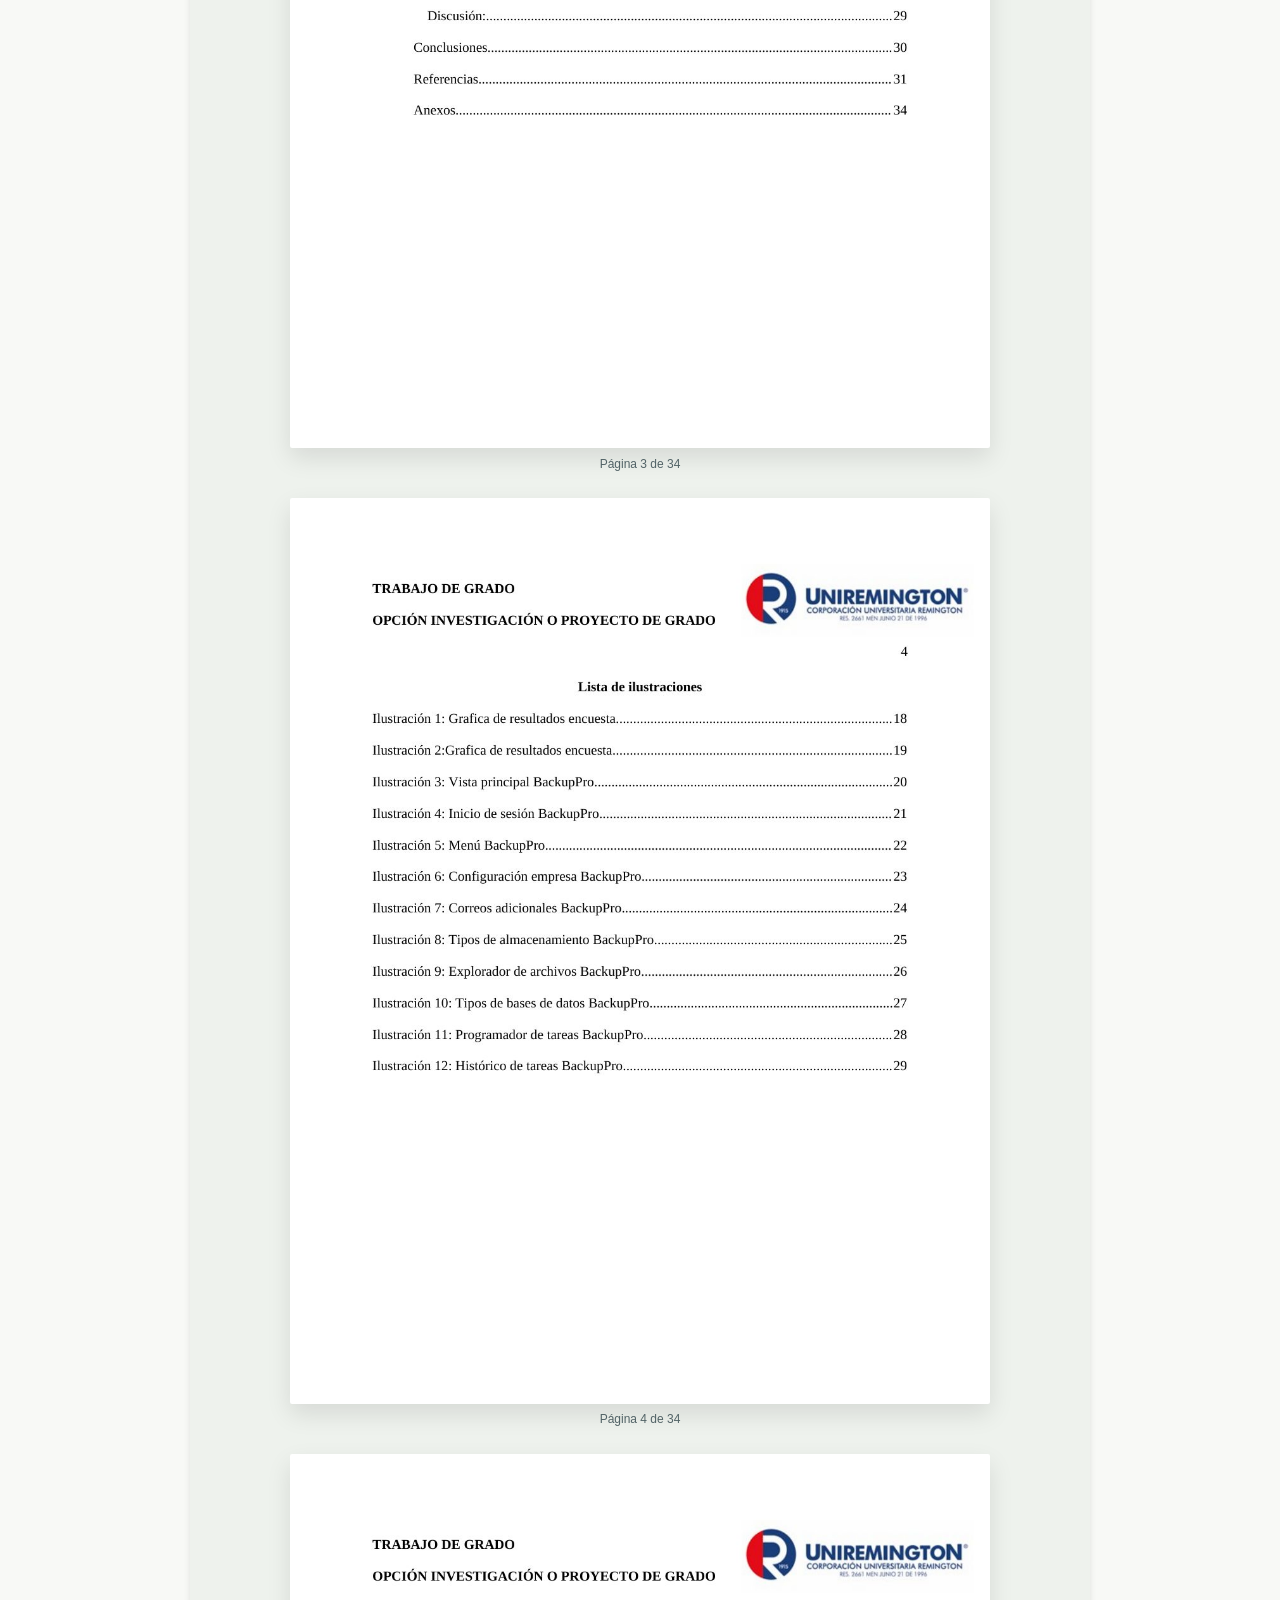
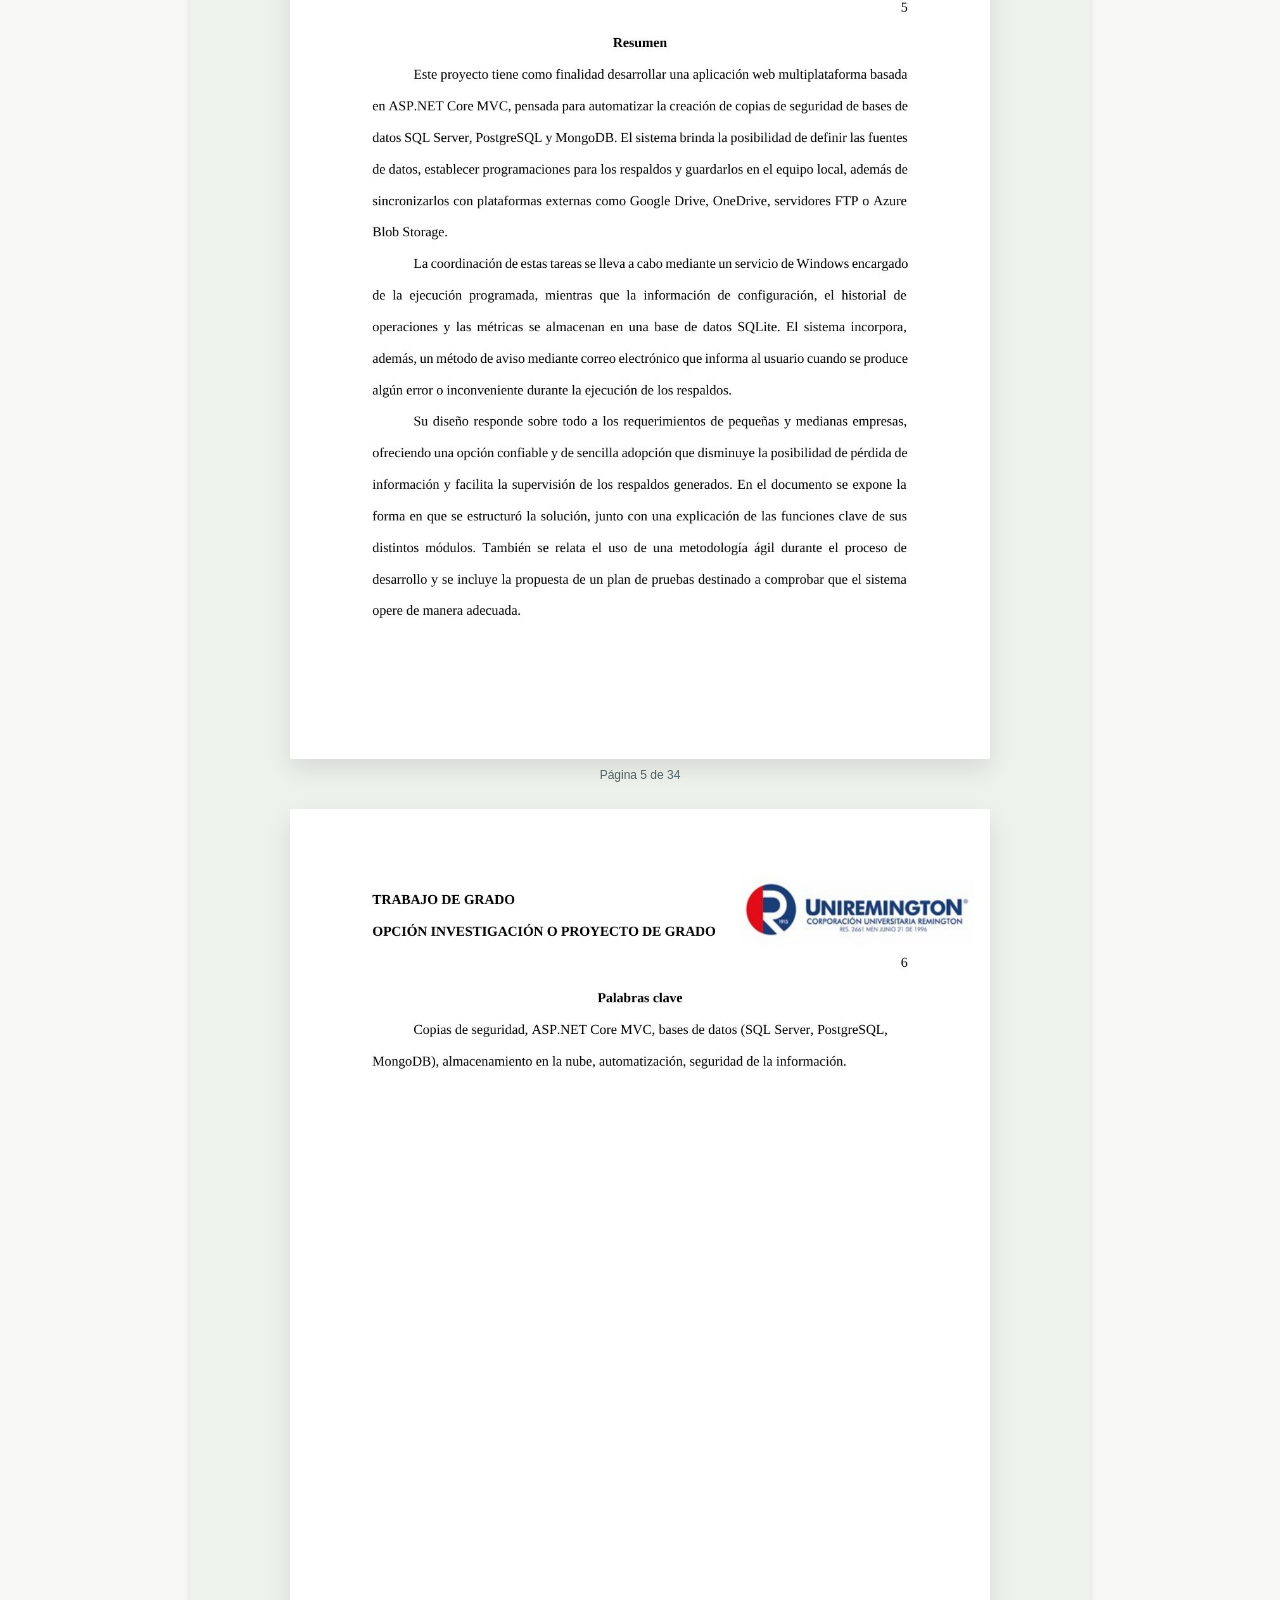
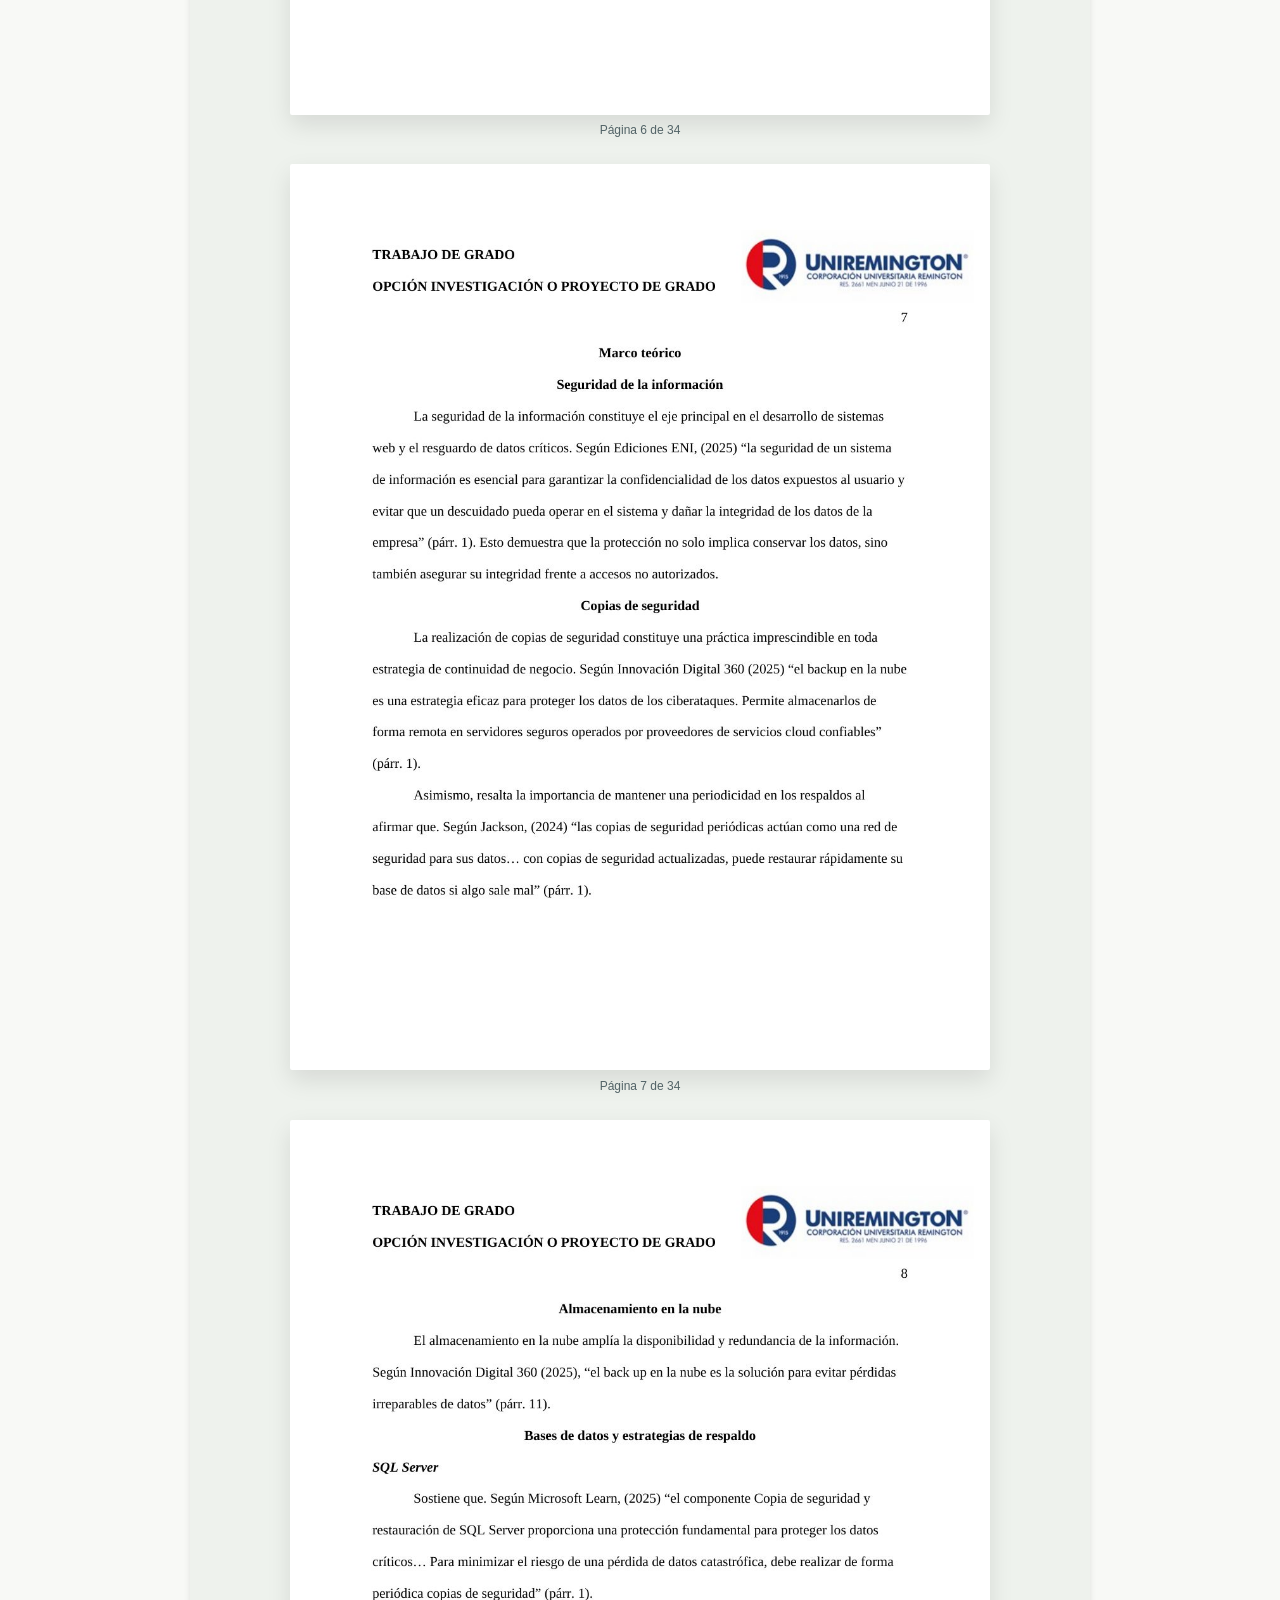
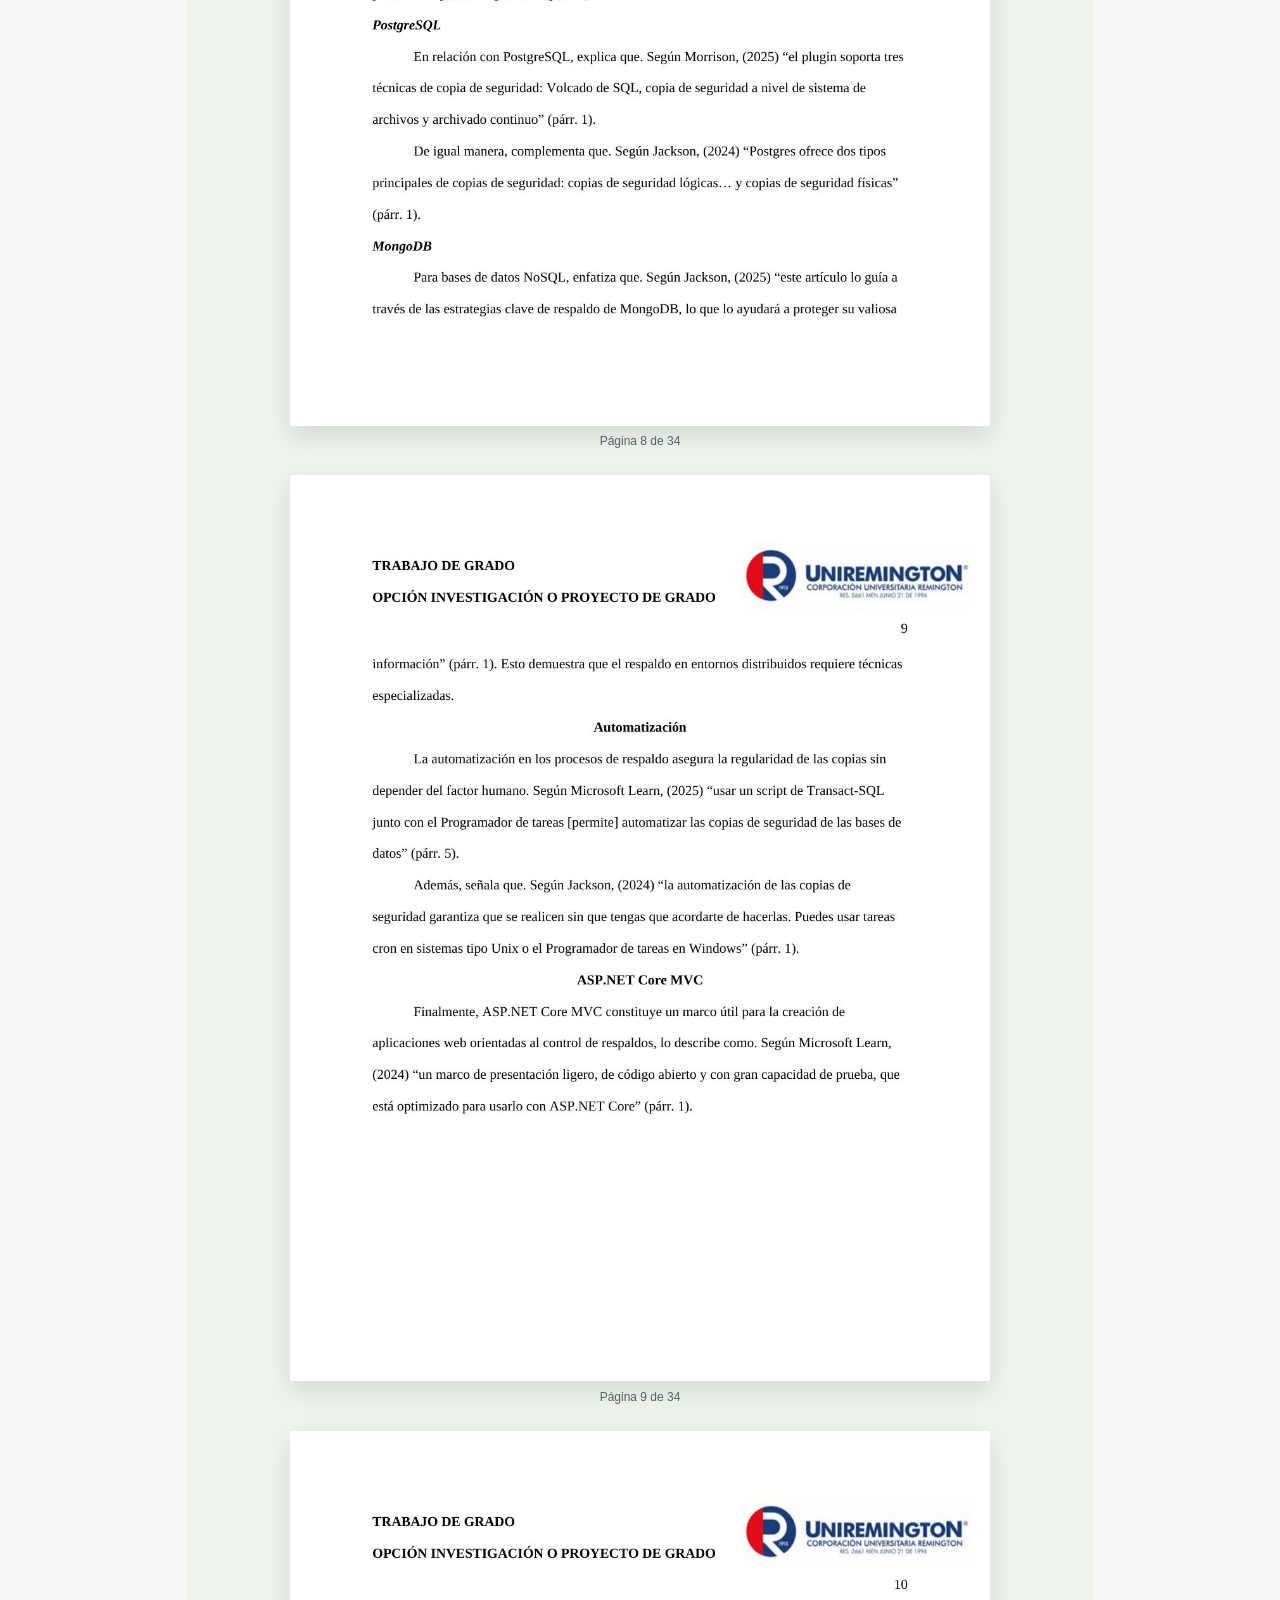
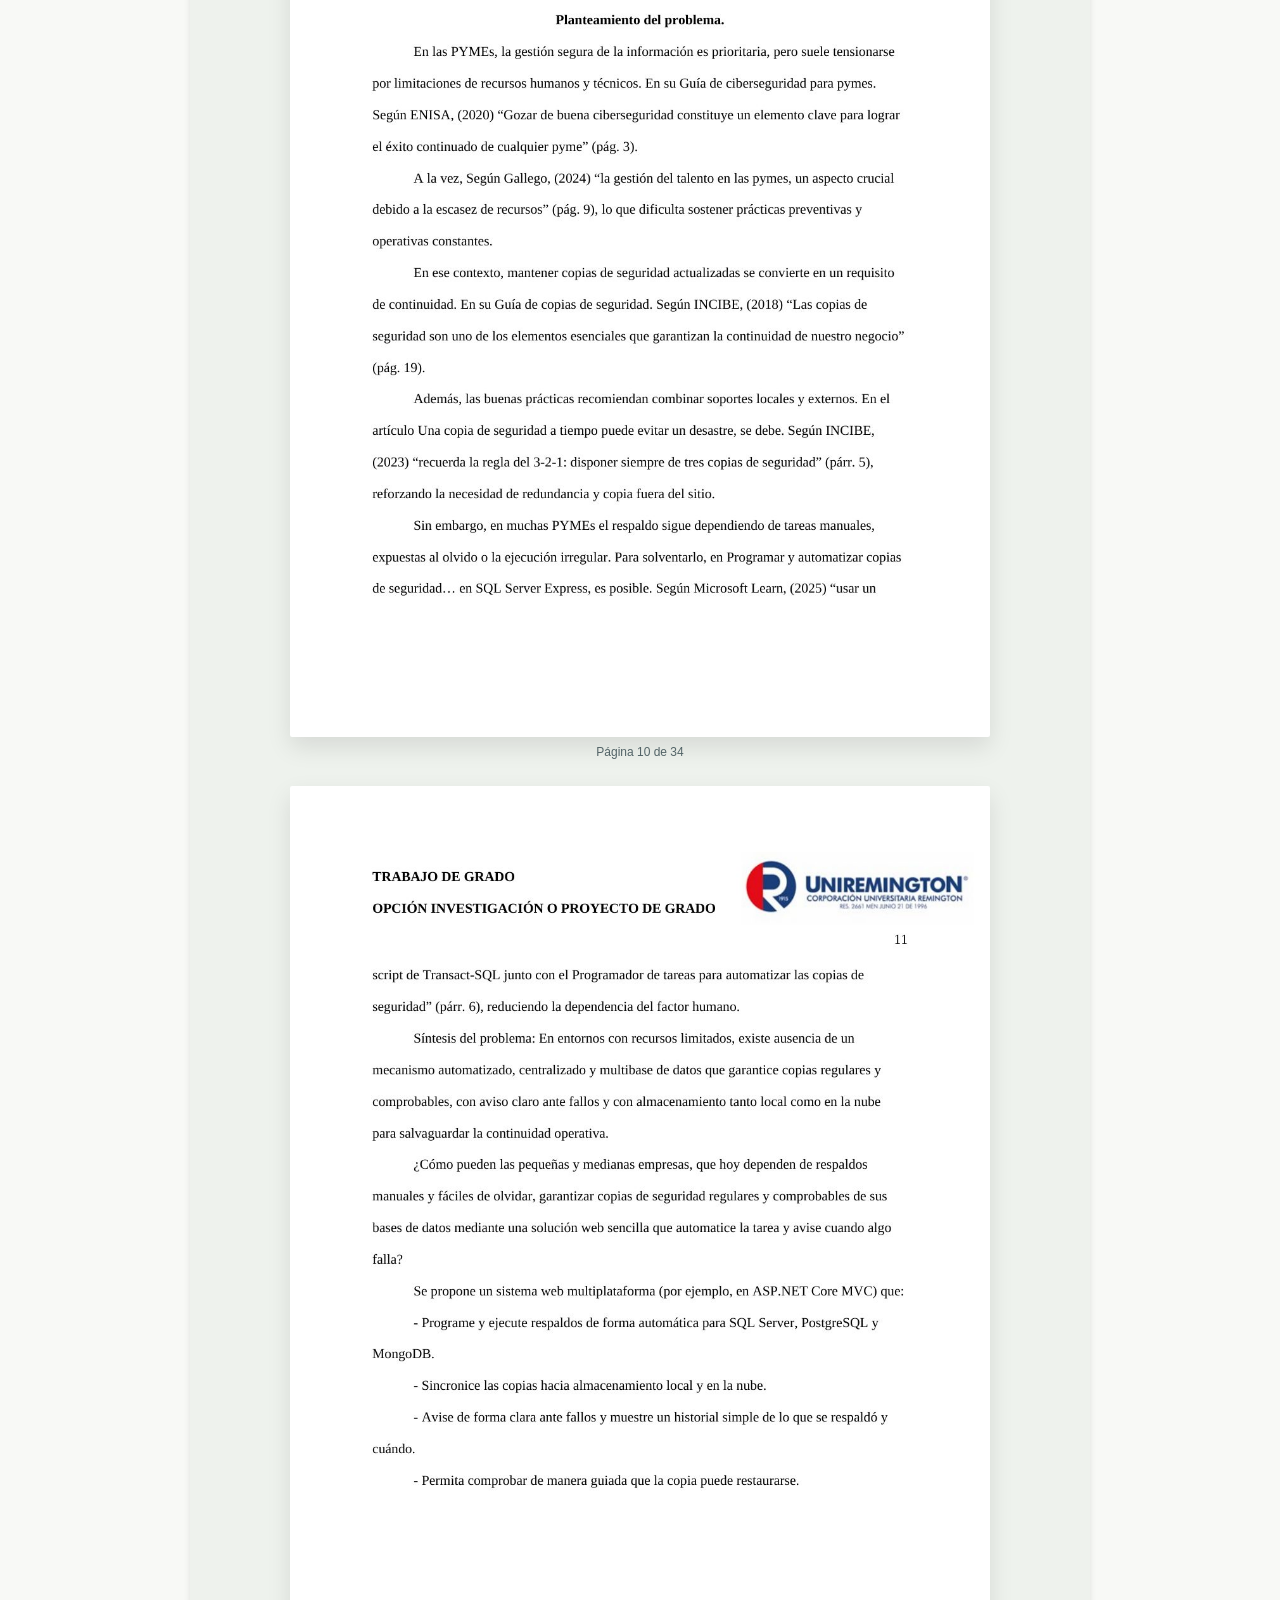
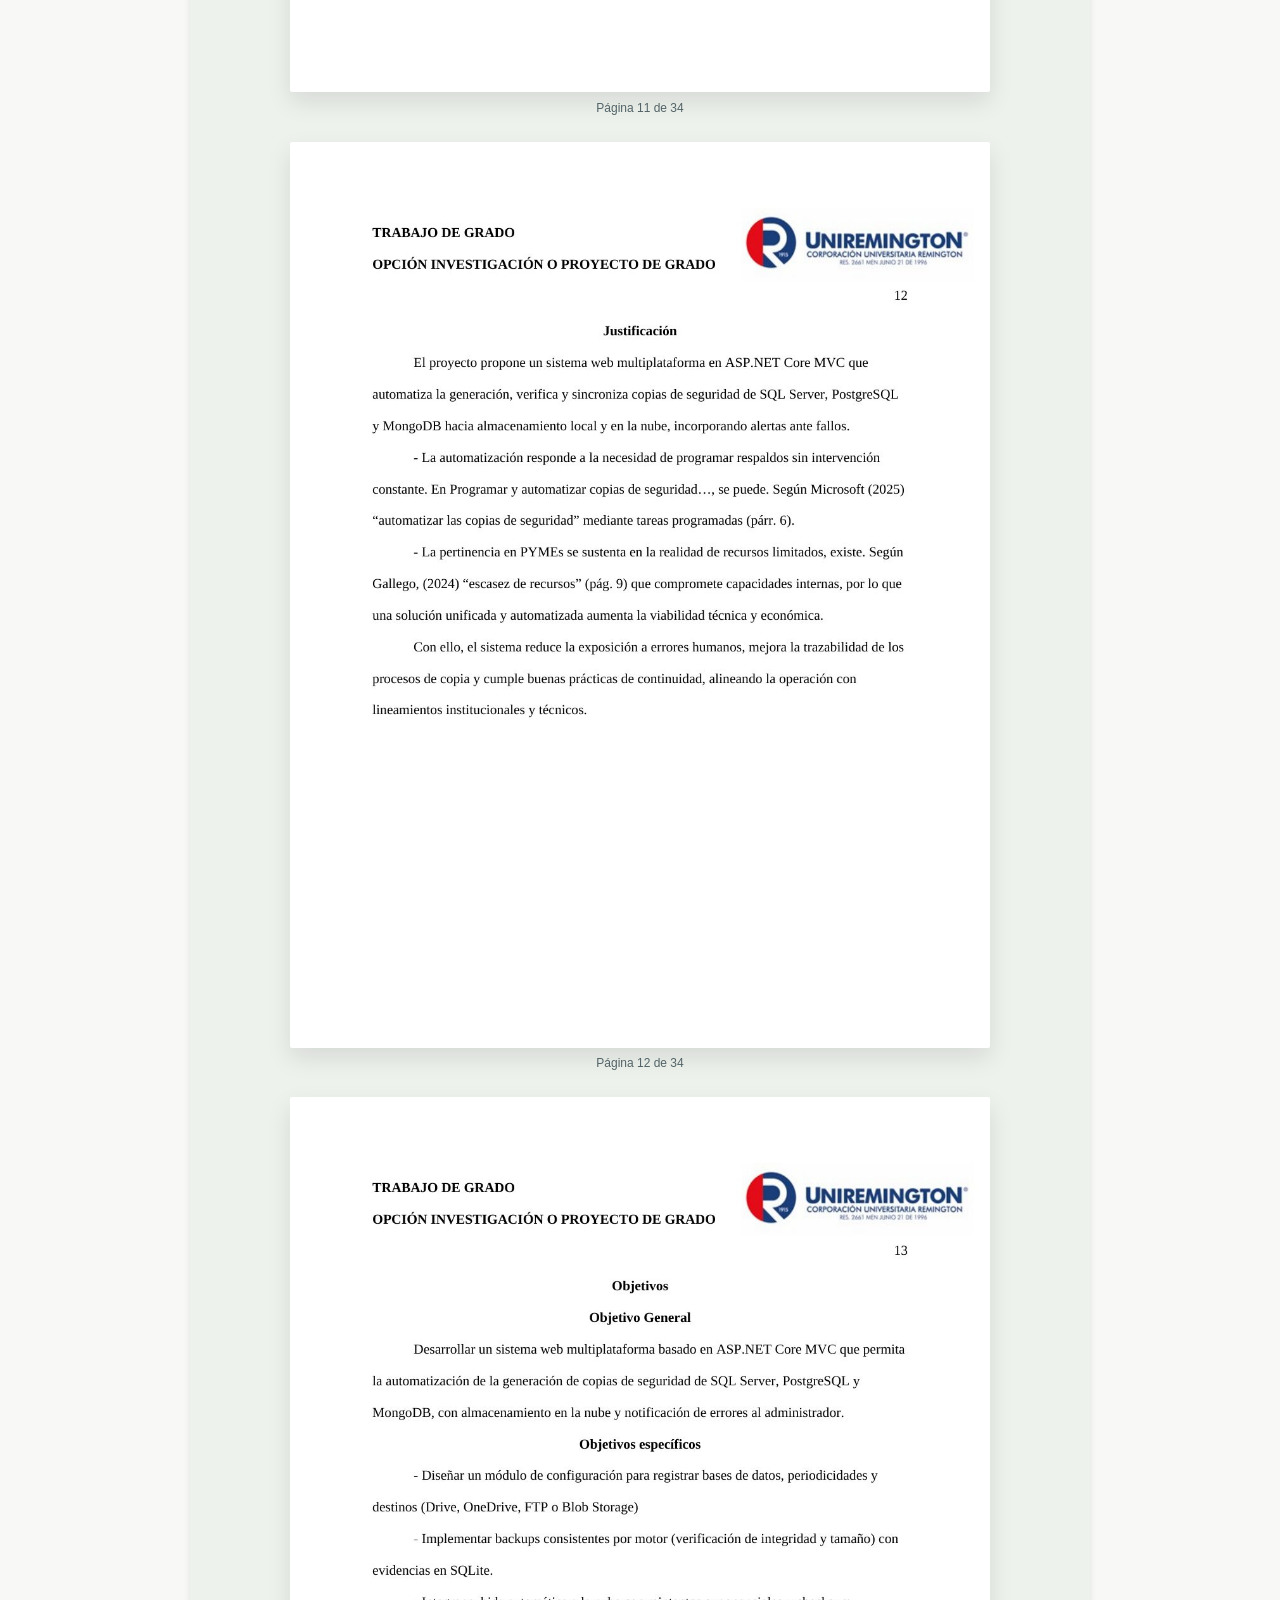
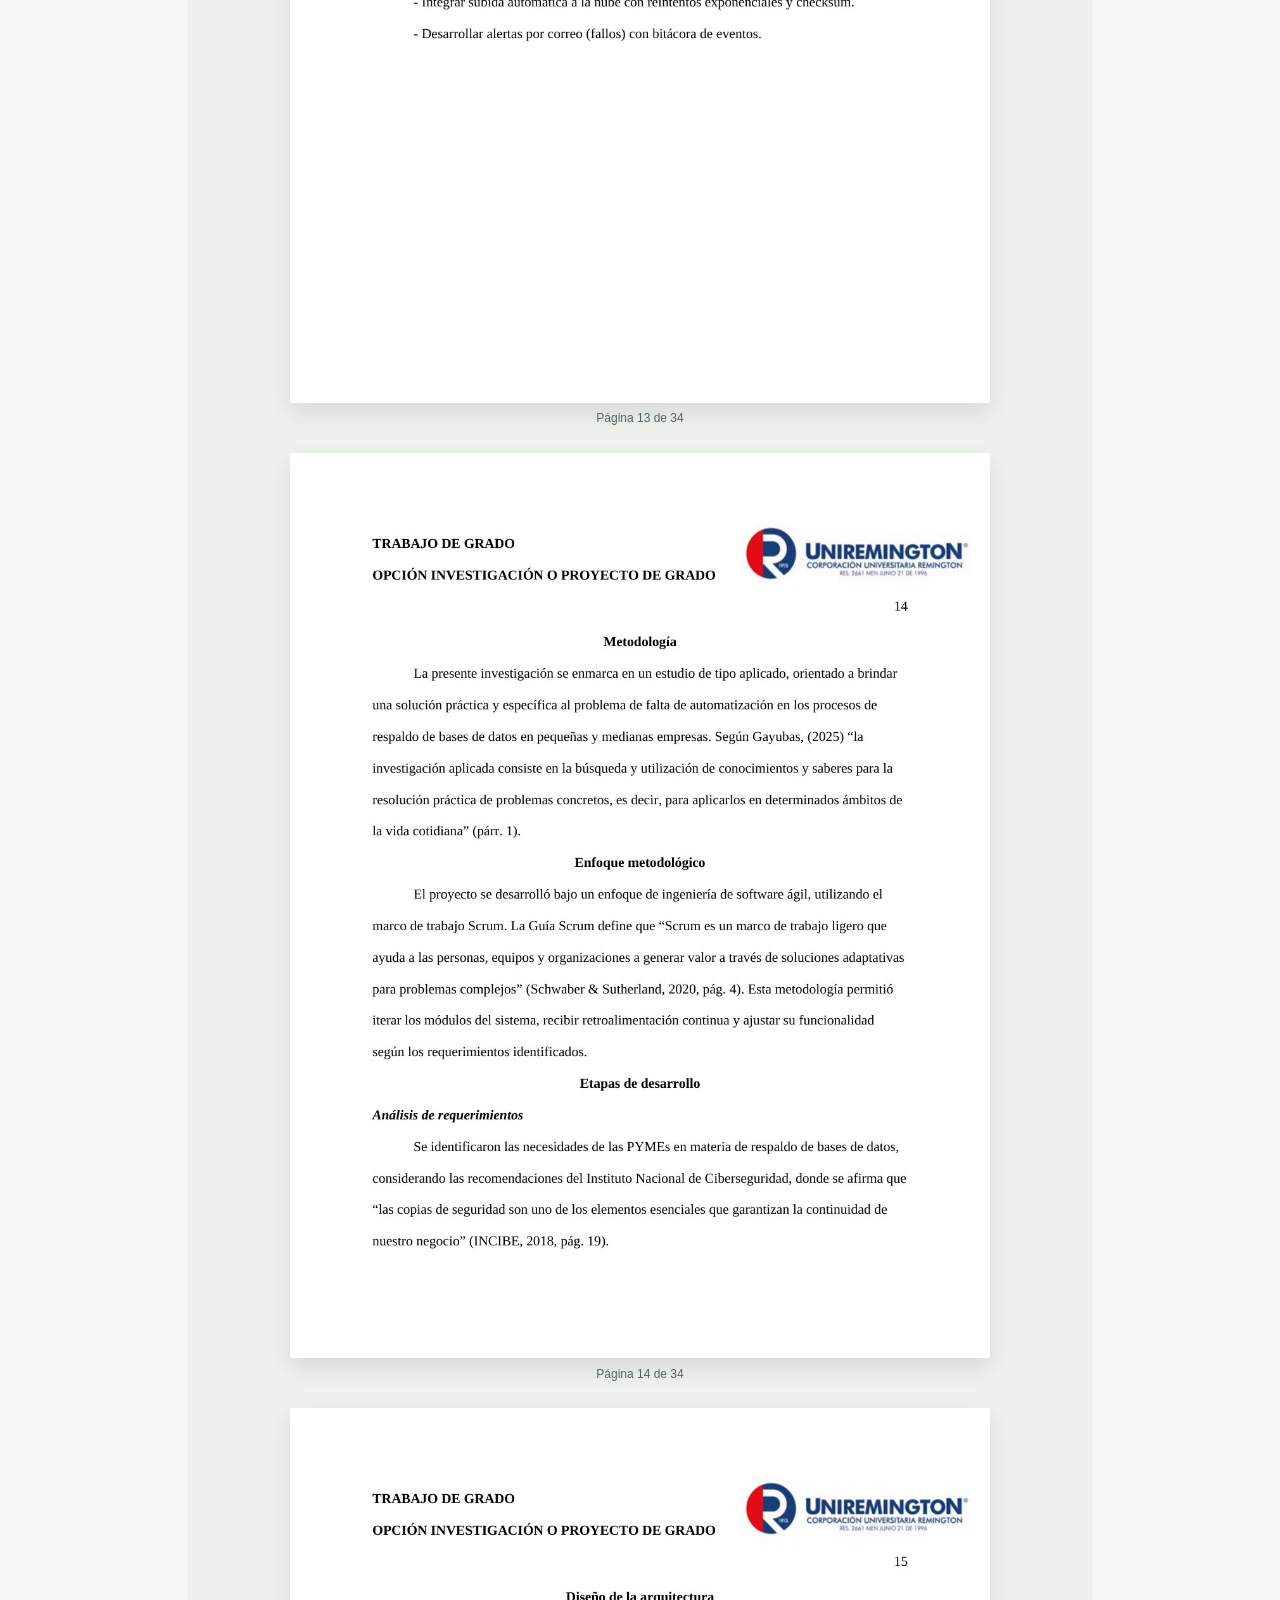
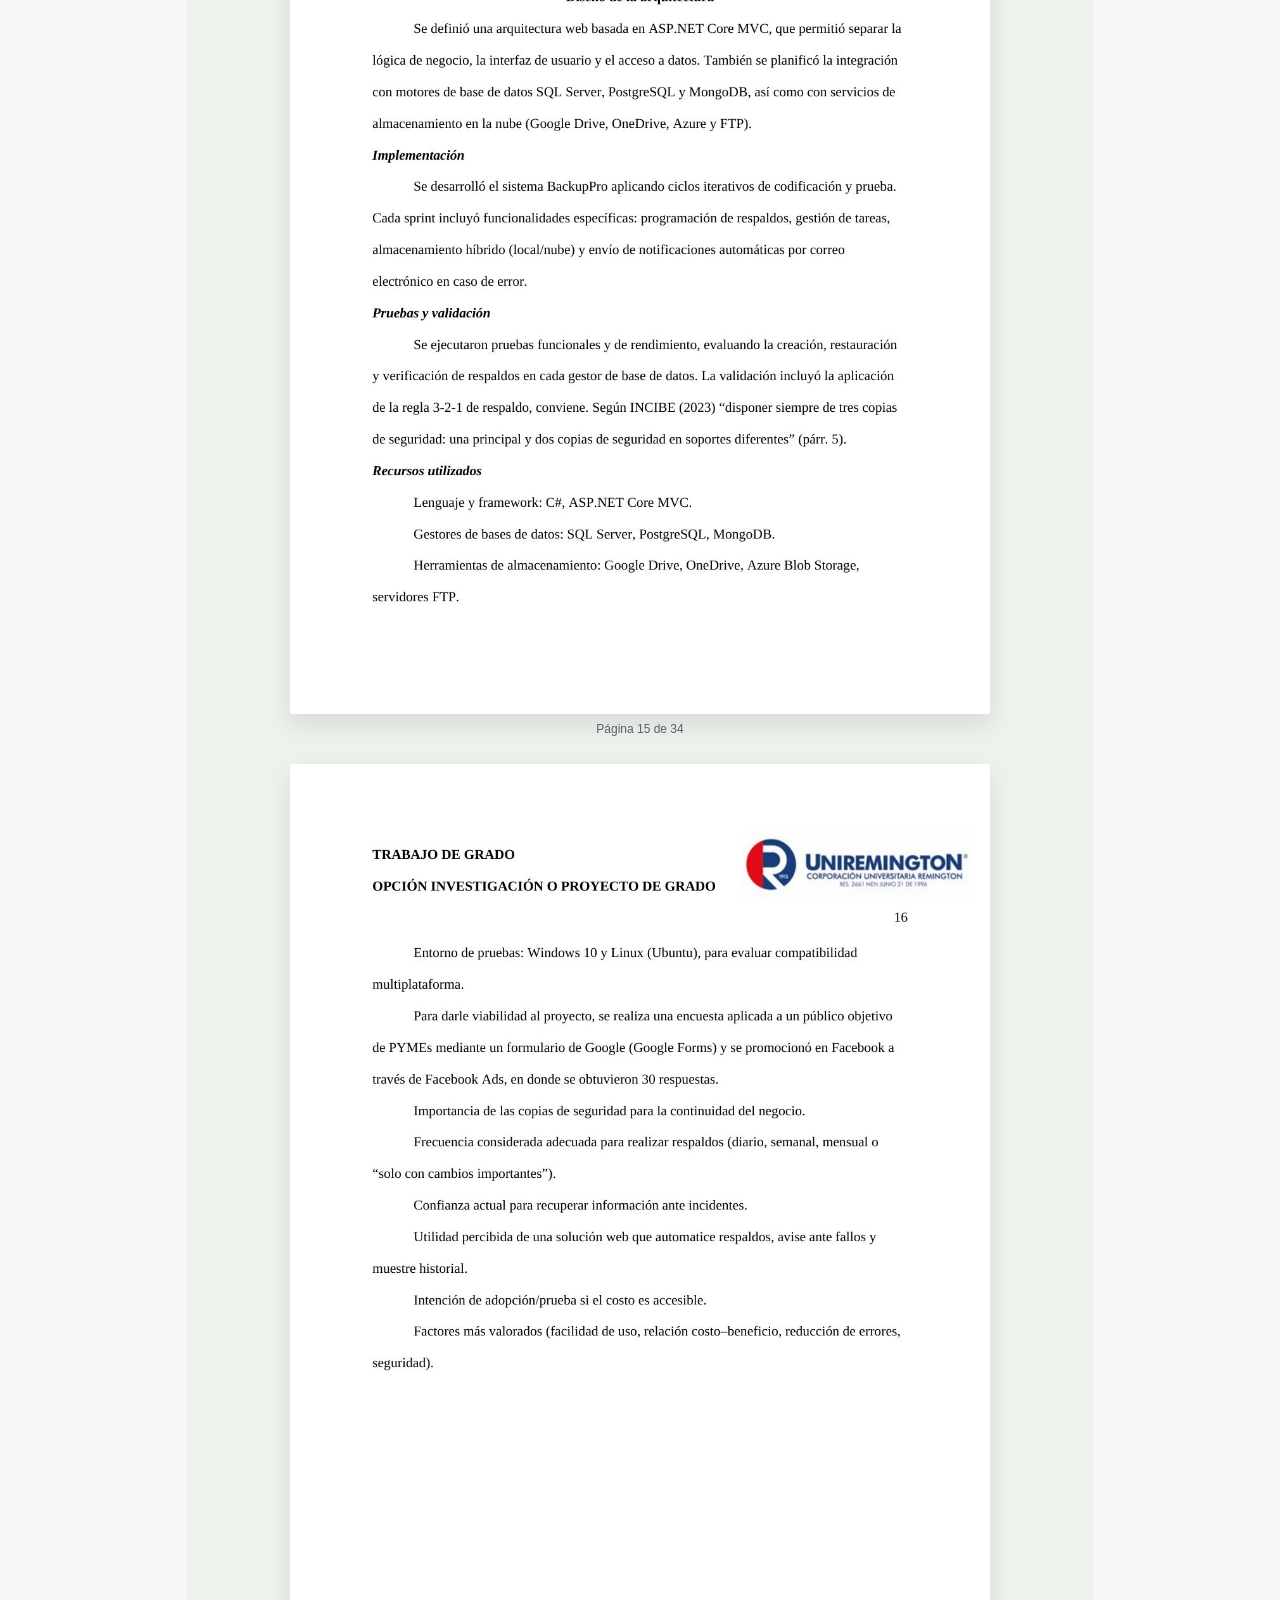
<file: proyectos/proyecto-grado.html>
<!DOCTYPE html>
<html lang="es">
<head>
    <meta charset="UTF-8">
    <meta name="viewport" content="width=device-width, initial-scale=1.0">

    <title>Proyecto de Grado | Ismael Ruge Gonzalez</title>
    <meta name="description" content="Visor del trabajo de grado de Ismael Ruge Gonzalez: 'Sistema Web MVC para automatizar copias de seguridad de bases de datos con programación de tareas y almacenamiento en la nube', Corporación Universitaria Remington.">
    <meta name="robots" content="index, follow">
    <link rel="canonical" href="https://ismaelruge.github.io/proyectos/proyecto-grado.html">

    <!-- Open Graph -->
    <meta property="og:title" content="Proyecto de Grado — Ismael Ruge Gonzalez">
    <meta property="og:description" content="Sistema Web MVC para automatizar copias de seguridad de bases de datos con programación de tareas y almacenamiento en la nube.">
    <meta property="og:image" content="https://ismaelruge.github.io/assets/Images/projects/proyecto-grado/page-01.jpg">
    <meta property="og:url" content="https://ismaelruge.github.io/proyectos/proyecto-grado.html">
    <meta property="og:type" content="article">
    <meta property="og:locale" content="es_CO">

    <link rel="icon" href="../favicon.svg" type="image/svg+xml">
    <link rel="stylesheet" href="../styles.css">

    <style>
        .viewer-wrap {
            max-width: 900px;
            margin: 0 auto;
        }

        .viewer-toolbar {
            display: flex;
            align-items: center;
            justify-content: space-between;
            gap: 1rem;
            flex-wrap: wrap;
            background: var(--bg-secondary);
            border: 1px solid var(--border-color);
            border-radius: var(--radius-md);
            padding: 0.75rem 1rem;
            margin-bottom: 1rem;
            box-shadow: var(--shadow-sm);
        }

        .viewer-nav-group {
            display: flex;
            align-items: center;
            gap: 0.5rem;
        }

        .viewer-btn {
            display: inline-flex;
            align-items: center;
            gap: 0.35rem;
            background: var(--bg-primary);
            color: var(--text-primary);
            border: 1px solid var(--border-color);
            border-radius: var(--radius-sm);
            padding: 0.5rem 0.9rem;
            font-size: 0.9rem;
            font-weight: 600;
            cursor: pointer;
            transition: background var(--transition-fast), transform var(--transition-fast);
        }

        .viewer-btn:hover:not(:disabled) {
            background: var(--bg-tertiary);
        }

        .viewer-btn:disabled {
            opacity: 0.4;
            cursor: not-allowed;
        }

        .viewer-page-indicator {
            display: flex;
            align-items: center;
            gap: 0.4rem;
            font-size: 0.9rem;
            color: var(--text-secondary);
            white-space: nowrap;
        }

        .viewer-page-indicator input {
            width: 3.2rem;
            text-align: center;
            padding: 0.35rem;
            border-radius: var(--radius-sm);
            border: 1px solid var(--border-color);
            background: var(--bg-primary);
            color: var(--text-primary);
            font-size: 0.9rem;
        }

        .viewer-stage {
            position: relative;
            background: var(--bg-tertiary);
            border-radius: var(--radius-md);
            padding: 1.5rem;
            display: flex;
            flex-direction: column;
            align-items: center;
            gap: 1.5rem;
            box-shadow: var(--shadow-md);
        }

        .viewer-page-wrapper {
            width: 100%;
            max-width: 700px;
            display: flex;
            flex-direction: column;
            align-items: center;
        }

        .viewer-page-img {
            width: 100%;
            height: auto;
            aspect-ratio: 1105 / 1430;
            background: var(--bg-primary);
            box-shadow: var(--shadow-lg);
            border-radius: 2px;
            -webkit-user-select: none;
            user-select: none;
            -webkit-user-drag: none;
            pointer-events: none;
        }

        .viewer-page-caption {
            margin-top: 0.4rem;
            font-size: 0.75rem;
            color: var(--text-muted);
        }

        .viewer-watermark-note {
            text-align: center;
            font-size: 0.8rem;
            color: var(--text-muted);
            margin-top: 0.75rem;
        }

        @media (max-width: 600px) {
            .viewer-toolbar { justify-content: center; }
            .viewer-stage { padding: 0.75rem; }
        }

        /* La sección del visor apila 34 páginas y es mucho más alta que cualquier
           viewport: el sistema de aparición-al-hacer-scroll del sitio (IntersectionObserver
           con threshold 0.05) nunca alcanza ese porcentaje de área visible en una sección
           tan larga, así que se queda en opacity:0 para siempre. Se excluye de ese
           comportamiento y se muestra siempre. */
        #visor {
            opacity: 1 !important;
            transform: none !important;
        }
    </style>

    <script type="application/ld+json">
    {
        "@context": "https://schema.org",
        "@type": "Thesis",
        "name": "Sistema Web MVC para automatizar copias de seguridad de bases de datos con programación de tareas y almacenamiento en la nube",
        "author": {
            "@type": "Person",
            "name": "Ismael Ruge Gonzalez",
            "url": "https://ismaelruge.github.io/"
        },
        "url": "https://ismaelruge.github.io/proyectos/proyecto-grado.html",
        "provider": {
            "@type": "CollegeOrUniversity",
            "name": "Corporación Universitaria Remington"
        }
    }
    </script>
</head>
<body>
    <a href="#main-content" class="skip-link">Saltar al contenido principal</a>

    <!-- Navegación -->
    <nav class="navbar" id="navbar" aria-label="Navegación del caso de estudio">
        <div class="nav-container">
            <a href="../index.html" class="nav-brand">Ismael Ruge</a>

            <div class="nav-actions">
                <a href="../index.html#education" class="nav-back-link">← Volver al portafolio</a>

                <button id="theme-toggle" class="theme-toggle" aria-label="Cambiar tema">
                    <svg id="sun-icon" xmlns="http://www.w3.org/2000/svg" viewBox="0 0 24 24" fill="currentColor">
                        <path d="M12 2.25a.75.75 0 01.75.75v2.25a.75.75 0 01-1.5 0V3a.75.75 0 01.75-.75zM7.5 12a4.5 4.5 0 119 0 4.5 4.5 0 01-9 0zM18.894 6.166a.75.75 0 00-1.06-1.06l-1.591 1.59a.75.75 0 101.06 1.061l1.591-1.59zM21.75 12a.75.75 0 01-.75.75h-2.25a.75.75 0 010-1.5H21a.75.75 0 01.75.75zM17.834 18.894a.75.75 0 001.06-1.06l-1.59-1.591a.75.75 0 10-1.061 1.06l1.59 1.591zM12 18a.75.75 0 01.75.75V21a.75.75 0 01-1.5 0v-2.25A.75.75 0 0112 18zM7.758 17.303a.75.75 0 00-1.061-1.06l-1.591 1.59a.75.75 0 001.06 1.061l1.591-1.59zM6 12a.75.75 0 01-.75.75H3a.75.75 0 010-1.5h2.25A.75.75 0 016 12zM6.697 7.757a.75.75 0 001.06-1.06l-1.59-1.591a.75.75 0 00-1.061 1.06l1.59 1.591z" />
                    </svg>
                    <svg id="moon-icon" xmlns="http://www.w3.org/2000/svg" viewBox="0 0 24 24" fill="currentColor" style="display: none;">
                        <path fill-rule="evenodd" d="M9.528 1.718a.75.75 0 01.162.819A8.97 8.97 0 009 6a9 9 0 009 9 8.97 8.97 0 003.463-.69.75.75 0 01.981.98 10.503 10.503 0 01-9.694 6.46c-5.799 0-10.5-4.701-10.5-10.5 0-4.368 2.667-8.112 6.46-9.694a.75.75 0 01.818.162z" clip-rule="evenodd" />
                    </svg>
                </button>
            </div>
        </div>
    </nav>

    <main id="main-content" tabindex="-1">
        <!-- Hero -->
        <section class="hero" id="hero">
            <div class="hero-content">
                <div class="project-tags" style="justify-content: center; margin-bottom: 1rem;">
                    <span class="skill-tag">Trabajo de Grado · 2025</span>
                    <span class="skill-tag">Corporación Universitaria Remington</span>
                </div>

                <h1>Proyecto de Grado</h1>
                <p class="subtitle">Sistema Web MVC para automatizar copias de seguridad de bases de datos con
                    programación de tareas y almacenamiento en la nube</p>
                <p style="color: var(--text-secondary); max-width: 640px; margin: 0 auto;">
                    Visor de solo lectura del documento original. Este proyecto académico es la semilla de
                    <a href="backuppro.html">BackupPro</a>, que sigo desarrollando hasta hoy.
                </p>
            </div>
        </section>

        <div class="container">
            <section id="visor" style="padding-top: 2rem;">
                <div class="viewer-wrap" id="viewer-wrap">
                    <div class="viewer-toolbar">
                        <div class="viewer-nav-group">
                            <button id="btn-first" class="viewer-btn" aria-label="Primera página">⏮</button>
                            <button id="btn-prev" class="viewer-btn" aria-label="Página anterior">← Anterior</button>
                        </div>

                        <div class="viewer-page-indicator">
                            Página
                            <input type="number" id="page-input" min="1" value="1">
                            de <span id="page-total">34</span>
                        </div>

                        <div class="viewer-nav-group">
                            <button id="btn-next" class="viewer-btn" aria-label="Página siguiente">Siguiente →</button>
                            <button id="btn-last" class="viewer-btn" aria-label="Última página">⏭</button>
                        </div>
                    </div>

                    <div class="viewer-stage" id="viewer-stage" oncontextmenu="return false;"></div>

                    <p class="viewer-watermark-note">
                        Vista de solo lectura — documento oficial publicado en el
                        <a href="https://repositorio.uniremington.edu.co/handle/123456789/8679" target="_blank" rel="noopener noreferrer">repositorio institucional de Uniremington</a>.
                    </p>
                </div>
            </section>

            <section id="acerca" style="padding-top: 1rem;">
                <div class="card">
                    <p style="margin-bottom: 1rem;">
                        <strong>Software de Creación de Copias de Seguridad Automáticas</strong> — trabajo de grado
                        presentado junto con Mónica María Córdoba Castrillón para optar al título de Ingeniero de
                        Sistemas, aprobado y publicado en 2025. Propone un sistema web MVC para automatizar copias de
                        seguridad de bases de datos con programación de tareas y almacenamiento en múltiples nubes.
                    </p>
                    <p>
                        Ver también el <a href="backuppro.html">caso de estudio de BackupPro</a>, la evolución de este
                        mismo proyecto más allá de la entrega académica.
                    </p>
                </div>
            </section>
        </div>
    </main>

    <!-- Botón volver arriba -->
    <button id="back-to-top" class="back-to-top" aria-label="Volver arriba">
        <svg xmlns="http://www.w3.org/2000/svg" viewBox="0 0 24 24" fill="currentColor">
            <path fill-rule="evenodd" d="M11.47 4.72a.75.75 0 011.06 0l7.5 7.5a.75.75 0 11-1.06 1.06l-6.22-6.22V21a.75.75 0 01-1.5 0V7.06l-6.22 6.22a.75.75 0 11-1.06-1.06l7.5-7.5z" clip-rule="evenodd" />
        </svg>
    </button>

    <!-- Footer -->
    <footer>
        <p>&copy; 2026 Ismael Ruge González. Todos los derechos reservados.</p>
        <p style="margin-top: 0.5rem; font-size: 0.9rem;">
            <a href="../index.html" style="color: inherit; text-decoration: underline;">← Volver al portafolio</a>
        </p>
    </footer>

    <!-- JavaScript -->
    <script src="../script.js"></script>
    <script>
        (function () {
            var TOTAL_PAGES = 34;
            var BASE_PATH = '../assets/Images/projects/proyecto-grado/';
            var current = 1;
            var pageEls = [];

            var input = document.getElementById('page-input');
            var total = document.getElementById('page-total');
            var btnPrev = document.getElementById('btn-prev');
            var btnNext = document.getElementById('btn-next');
            var btnFirst = document.getElementById('btn-first');
            var btnLast = document.getElementById('btn-last');
            var stage = document.getElementById('viewer-stage');

            total.textContent = TOTAL_PAGES;
            input.max = TOTAL_PAGES;

            function pad(n) {
                return n < 10 ? '0' + n : '' + n;
            }

            // Construye las 34 páginas apiladas para permitir scroll continuo,
            // en vez de reemplazar una sola imagen en cada clic.
            for (var i = 1; i <= TOTAL_PAGES; i++) {
                var wrapper = document.createElement('div');
                wrapper.className = 'viewer-page-wrapper';
                wrapper.dataset.page = i;

                var img = document.createElement('img');
                img.className = 'viewer-page-img';
                img.src = BASE_PATH + 'page-' + pad(i) + '.jpg';
                img.loading = 'lazy';
                img.decoding = 'async';
                img.width = 1105;
                img.height = 1430;
                img.alt = 'Página ' + i + ' del proyecto de grado';
                img.draggable = false;
                img.addEventListener('dragstart', function (e) { e.preventDefault(); });

                var caption = document.createElement('p');
                caption.className = 'viewer-page-caption';
                caption.textContent = 'Página ' + i + ' de ' + TOTAL_PAGES;

                wrapper.appendChild(img);
                wrapper.appendChild(caption);
                stage.appendChild(wrapper);
                pageEls.push(wrapper);
            }

            function updateButtons() {
                btnPrev.disabled = current <= 1;
                btnFirst.disabled = current <= 1;
                btnNext.disabled = current >= TOTAL_PAGES;
                btnLast.disabled = current >= TOTAL_PAGES;
                input.value = current;
            }

            function goTo(n) {
                n = Math.max(1, Math.min(TOTAL_PAGES, n));
                var reducedMotion = window.matchMedia('(prefers-reduced-motion: reduce)').matches;
                pageEls[n - 1].scrollIntoView({ behavior: reducedMotion ? 'instant' : 'smooth', block: 'start' });
            }

            btnPrev.addEventListener('click', function () { goTo(current - 1); });
            btnNext.addEventListener('click', function () { goTo(current + 1); });
            btnFirst.addEventListener('click', function () { goTo(1); });
            btnLast.addEventListener('click', function () { goTo(TOTAL_PAGES); });

            input.addEventListener('change', function () {
                var n = parseInt(input.value, 10);
                if (!isNaN(n)) goTo(n);
            });

            document.addEventListener('keydown', function (e) {
                if (document.activeElement === input) return;
                if (e.key === 'ArrowLeft') goTo(current - 1);
                if (e.key === 'ArrowRight') goTo(current + 1);
                if ((e.ctrlKey || e.metaKey) && e.key === 's') {
                    e.preventDefault();
                }
            });

            // Mientras el usuario hace scroll libremente, actualiza el indicador de
            // página según qué página ocupa más área visible del viewport.
            var observer = new IntersectionObserver(function (entries) {
                var best = null;
                entries.forEach(function (entry) {
                    if (entry.isIntersecting && (!best || entry.intersectionRatio > best.intersectionRatio)) {
                        best = entry;
                    }
                });
                if (best) {
                    current = parseInt(best.target.dataset.page, 10);
                    updateButtons();
                }
            }, { threshold: [0.25, 0.5, 0.75] });

            pageEls.forEach(function (el) { observer.observe(el); });

            updateButtons();
        })();
    </script>
</body>
</html>
</file>
<file: portfolio.css>
/* Portfolio: shared visual tokens, accessible defaults, no external dependencies. */
:root {
  color-scheme: light;
  --paper:#f8f9f6; --surface:#ffffff; --soft:#eef2ed; --ink:#162c30;
  --muted:#526367; --line:#d6dfd8; --accent:#146550; --accent-hover:#0d4d3c;
  --mint:#d9f0df; --night:#102d30; --radius:16px;
  --font:Inter,"Segoe UI",Arial,sans-serif;
}
[data-theme="dark"] {
  color-scheme:dark;
  --paper:#102326; --surface:#183135; --soft:#1e383b; --ink:#eef5ed;
  --muted:#afc3c2; --line:#355053; --accent:#a5e2bd; --accent-hover:#c4f0d3;
  --mint:#264b3c; --night:#0a1e21;
}
*,*::before,*::after{box-sizing:border-box}
html{scroll-behavior:smooth;scroll-padding-top:104px}
body{margin:0;background:var(--paper);color:var(--ink);font-family:var(--font);font-size:16px;line-height:1.65;-webkit-font-smoothing:antialiased}
h1,h2,h3,p,dl,dd,figure{margin:0}
h1,h2,h3{font-weight:650;line-height:1.12;letter-spacing:-.045em;text-wrap:balance}
h1{font-size:clamp(2.6rem,4.6vw,4.4rem);max-width:780px}
h2{font-size:clamp(2rem,3.4vw,3.2rem)}
h3{font-size:1.4rem;letter-spacing:-.025em}
p{color:var(--muted)}
a{color:inherit;text-underline-offset:5px}
a,button,input,textarea,select{-webkit-tap-highlight-color:transparent}
button,input,select,textarea{font:inherit}
button,a{touch-action:manipulation}
button{cursor:pointer}
img{display:block;max-width:100%;height:auto}
ul{padding-left:1.2em}
:focus-visible{outline:3px solid var(--accent);outline-offset:5px}
main:focus{outline:none}
.wrap{width:min(1184px,calc(100% - 80px));margin-inline:auto}
.section{padding-block:104px}
section[id],article[id],div[id]{scroll-margin-top:104px}
.skip-link{position:fixed;top:12px;left:16px;transform:translateY(-160%);z-index:100;background:var(--surface);color:var(--ink);padding:12px 20px;border:2px solid var(--accent);border-radius:8px}
.skip-link:focus{transform:none}
.site-header{position:sticky;top:0;z-index:30;background:var(--paper);border-bottom:1px solid var(--line)}
.navigation{min-height:88px;display:flex;align-items:center;justify-content:space-between;gap:24px;flex-wrap:wrap}
.brand{display:inline-flex;align-items:center;gap:12px;text-decoration:none;font-weight:700;line-height:1.2;white-space:nowrap}
.brand-mark{display:grid;place-items:center;width:43px;height:43px;background:var(--ink);color:var(--paper);border-radius:12px;font-size:27px;letter-spacing:-3px;padding-right:3px}
.brand-caption{display:block;color:var(--muted);font-size:11px;letter-spacing:.08em;text-transform:uppercase;font-weight:500;margin-top:6px}
.nav-menu{display:flex;align-items:center;gap:26px;margin-left:auto}
.nav-link{text-decoration:none;color:var(--muted);font-size:.86rem;font-weight:600;padding-block:12px}
.nav-link:hover,.nav-link.active{color:var(--accent)}
.nav-link.active{text-decoration:underline;text-underline-offset:8px}
.nav-contact{border:1px solid var(--line);border-radius:7px;padding:10px 15px;color:var(--ink)}
.nav-actions{display:flex;gap:8px;align-items:center}
.icon-button{width:44px;height:44px;display:grid;place-items:center;border:1px solid var(--line);border-radius:50%;background:transparent;color:var(--ink)}
.icon-button svg{width:20px;height:20px}
.menu-toggle{display:none;background:var(--surface);border:1px solid var(--line);border-radius:7px;color:var(--ink);min-height:44px;padding:8px 12px}
.hero{display:grid;grid-template-columns:1.45fr 1fr;gap:72px;align-items:center;padding-block:92px 100px}
.eyebrow{font-size:.69rem;letter-spacing:.14em;font-weight:700;color:var(--accent);line-height:1.6;margin-bottom:22px}
.hero .eyebrow{display:flex;align-items:center;gap:9px}
.status-dot{height:7px;width:7px;flex:0 0 7px;background:var(--accent);border-radius:50%}
.hero h1 em{font-family:Georgia,"Times New Roman",serif;font-weight:400;color:var(--accent);letter-spacing:-.055em}
.hero-intro{margin-top:28px;font-size:1.06rem;max-width:550px}
.actions{display:flex;align-items:center;gap:24px;flex-wrap:wrap}
.hero .actions{margin-top:32px}
.button{display:inline-flex;justify-content:center;align-items:center;gap:22px;min-height:50px;padding:13px 21px;font-size:.88rem;font-weight:650;line-height:1.5;text-decoration:none;border:1px solid transparent;border-radius:7px;transition:background .18s,color .18s}
.button-primary{color:#fff;background:var(--accent)}
.button-primary:hover{background:var(--accent-hover)}
[data-theme="dark"] .button-primary{color:#102d30}
.button-secondary{border-color:var(--line);background:var(--surface);color:var(--ink)}
.button-secondary:hover{border-color:var(--accent)}
.text-link{display:inline-flex;align-items:center;gap:12px;min-height:44px;font-size:.86rem;font-weight:650;color:var(--ink);text-decoration:underline;text-decoration-color:var(--line)}
.text-link:hover{text-decoration-color:var(--accent);color:var(--accent)}
.recruiter-link{font-size:.77rem;margin-top:27px}
.recruiter-link a{font-weight:650;color:var(--ink)}
.hero-visual{position:relative;padding:0 0 27px 14px}
.portrait-panel{background:#dae6db;border-radius:180px 180px 18px 18px;overflow:hidden;padding:32px 25px 20px;color:#173d34;border:1px solid #c8d7cc}
.portrait-caption{display:flex;justify-content:space-between;font-size:.59rem;letter-spacing:.12em;font-weight:650;padding:60px 8px 0}
.portrait{width:100%;aspect-ratio:1;object-fit:contain;object-position:bottom;margin-top:2px}
.portrait-footer{border-top:1px solid #a6beb0;padding-top:19px;display:flex;align-items:center;justify-content:space-between}
.portrait-footer strong{display:block;font-size:1.1rem;letter-spacing:-.025em}
.portrait-footer span:not(.portrait-arrow){display:block;font-size:.72rem;margin-top:4px;color:#385c50}
.portrait-arrow{font-size:2.1rem;font-weight:300}
.expertise-note{position:absolute;left:-16px;bottom:0;display:flex;align-items:center;gap:13px;background:var(--surface);border:1px solid var(--line);border-radius:10px;padding:16px 22px;box-shadow:0 10px 25px #102d300b}
.note-icon{font-family:monospace;font-size:21px;color:var(--accent);background:var(--soft);padding:7px;border-radius:7px}
.expertise-note strong{display:block;font-size:.79rem;font-weight:650}
.expertise-note div>span{display:block;font-size:.69rem;color:var(--muted);margin-top:3px}
.proof-strip{border-block:1px solid var(--line);background:var(--surface)}
.proof-grid{display:grid;grid-template-columns:repeat(3,1fr);padding-block:30px}
.proof-grid>div{padding:0 28px;border-right:1px solid var(--line)}
.proof-grid>div:first-child{padding-left:0}.proof-grid>div:last-child{border:0}
.proof-grid dt{font-size:1.25rem;font-weight:650;letter-spacing:-.035em}
.proof-grid dd{font-size:.77rem;color:var(--muted);margin-top:5px}
.section-heading{display:flex;justify-content:space-between;align-items:flex-end;gap:50px;margin-bottom:46px}
.section-heading .eyebrow{margin-bottom:17px}
.section-heading>p{max-width:310px;font-size:.92rem}
.section-heading>.button{flex-shrink:0}
.service-grid{display:grid;grid-template-columns:repeat(3,minmax(0,1fr));border:1px solid var(--line);border-radius:var(--radius);overflow:hidden;background:var(--surface)}
.service-card{display:flex;flex-direction:column;padding:32px;border-right:1px solid var(--line)}
.service-card:last-child{border-right:0}
.service-number{font-size:.72rem;color:var(--accent);font-family:monospace;margin-bottom:38px}
.service-card h3{font-size:1.35rem;margin-bottom:18px;max-width:240px}
.service-card p{font-size:.88rem}
.plain-list{list-style:none;padding:22px 0 26px;margin:0;font-size:.78rem;color:var(--muted)}
.plain-list li{padding-block:7px;border-bottom:1px solid var(--line)}
.service-card .text-link{margin-top:auto}
.projects-section{background:var(--soft);border-block:1px solid var(--line)}
.featured-project{display:grid;grid-template-columns:1.05fr 1fr;background:var(--surface);border:1px solid var(--line);border-radius:var(--radius);overflow:hidden}
.project-image{display:block;background:#dce7e3;padding:30px;overflow:hidden}
.project-image img{width:100%;border:1px solid #1c3c3320;border-radius:5px;transition:transform .25s;aspect-ratio:1.6;object-fit:cover;object-position:top}
.project-image:hover img{transform:translateY(-3px)}
.featured-image{display:flex;flex-direction:column;justify-content:center;padding:44px 28px;background:#dbe7e1}
.featured-image img{border-top-left-radius:0;border-top-right-radius:0;aspect-ratio:auto;object-fit:contain}
.browser-bar{height:28px;background:#fbfcfa;display:flex;align-items:center;padding:0 10px;gap:4px;border:1px solid #1c3c3320;border-bottom:0;border-radius:5px 5px 0 0}
.browser-bar i{width:5px;height:5px;border-radius:50%;background:#bac7bf}
.browser-bar span{font-size:8px;color:#687b70;margin:auto}
.project-copy{padding:38px}
.project-copy .eyebrow{font-size:.61rem;margin-bottom:15px}
.project-copy h3{font-size:2.2rem;margin-bottom:13px}
.project-lead{font-weight:600;color:var(--ink);margin-bottom:12px}
.project-copy>p:not(.eyebrow):not(.project-lead){font-size:.85rem}
.project-facts{font-size:.8rem;color:var(--muted);line-height:1.8;padding-left:17px;margin:18px 0}
.tags{display:flex;flex-wrap:wrap;gap:7px}
.tags span{font-size:.66rem;padding:5px 9px;border:1px solid var(--line);border-radius:5px;color:var(--muted);line-height:1.4}
.project-copy .actions{margin-top:25px;gap:18px}
.project-copy .button{font-size:.79rem}
.project-grid{display:grid;grid-template-columns:repeat(2,minmax(0,1fr));gap:28px;margin-top:28px}
.project-card{border:1px solid var(--line);border-radius:var(--radius);overflow:hidden;background:var(--surface)}
.spa-image{background:#ebe0d0}
.project-card-body{padding:30px}
.project-card-body .eyebrow{font-size:.63rem;margin-bottom:13px}
.project-card-body h3{font-size:1.7rem;margin-bottom:14px}
.project-card-body>p:not(.eyebrow){font-size:.88rem;max-width:460px}
.project-card-body .tags{margin-top:20px;margin-bottom:16px}
.in-progress{display:flex;align-items:center;gap:24px;border-top:1px solid var(--line);padding-top:25px;margin-top:35px}
.label{display:inline-flex;color:var(--accent);background:var(--mint);padding:5px 8px;font-size:.59rem;letter-spacing:.06em;font-weight:700;border-radius:4px;white-space:nowrap}
.in-progress p{font-size:.77rem;flex:1}.in-progress strong{color:var(--ink)}
.small-note{font-size:.74rem;color:var(--muted)}
.experience-layout{display:grid;grid-template-columns:1fr 1.6fr;gap:90px}
.experience-intro{font-size:.97rem}
.experience-intro p+p{margin-top:20px}
.experience-intro .text-link{margin-top:24px}
.experience-list{border-top:1px solid var(--line)}
.experience-item{padding:30px 0;border-bottom:1px solid var(--line)}
.job-heading{display:flex;align-items:center;gap:14px}
.job-heading h3{font-size:1.25rem}
.job-role{font-size:.89rem;font-weight:650;color:var(--ink);margin-top:8px}
.job-date{font-size:.73rem;margin-top:7px;margin-bottom:21px}
.experience-item>p:not(.job-role):not(.job-date){font-size:.85rem}
.impact-list{font-size:.82rem;color:var(--muted);line-height:1.8;margin-block:17px 21px}
.impact-list li+li{margin-top:8px}
.experience-item .tags{margin-top:20px}
.approach-section{background:var(--night);color:#f1f7ef}
.approach-section .eyebrow{color:#b5dbc1}
.approach-section p{color:#b7cdca}
.process-grid{display:grid;grid-template-columns:repeat(3,minmax(0,1fr));list-style:none;padding:0;margin:0;gap:42px}
.process-grid li{border-top:1px solid #44615f;padding-top:24px}
.process-number{font-family:Georgia,serif;font-style:italic;font-size:2rem;color:#b5dbc1}
.process-grid h3{font-size:1.15rem;letter-spacing:-.02em;margin:18px 0 13px}
.process-grid p{font-size:.85rem;max-width:330px}
.about-grid{display:grid;grid-template-columns:1.3fr 1fr;gap:100px}
.about-grid h2{font-size:clamp(1.9rem,2.9vw,2.7rem);margin-bottom:25px}
.about-grid p:not(.eyebrow){font-size:.91rem}
.about-grid p+p{margin-top:17px}
.about-grid .about-lead{font-size:1.04rem}
.language-line{display:flex;flex-wrap:wrap;gap:14px 28px;font-size:.74rem;color:var(--muted);margin-top:27px}
.credentials{border:1px solid var(--line);border-radius:var(--radius);background:var(--surface)}
.credentials article{padding:30px}
.credentials article+article{border-top:1px solid var(--line)}
.credentials .eyebrow{margin-bottom:14px}
.credentials h3{font-size:1.22rem;margin-bottom:11px}
.credentials .small-note{display:block;margin-top:6px}
.credentials .text-link{margin-top:16px;font-size:.8rem}
.stack-section{border-top:1px solid var(--line);margin-top:60px;padding-top:30px}
.stack-section .eyebrow{color:var(--muted);font-size:.62rem;margin-bottom:18px}
.stack-list{display:flex;flex-wrap:wrap;gap:14px 30px;padding:0;margin:0;list-style:none;font-size:.92rem;font-weight:600;letter-spacing:-.025em}
.contact-section{background:var(--night);color:#f1f7ef;padding-block:95px}
.contact-grid{display:grid;grid-template-columns:1fr 1.1fr;gap:90px;align-items:start}
.contact-copy .eyebrow{color:#b5dbc1}
.contact-copy h2{font-size:clamp(2.6rem,4.5vw,4.2rem);margin-bottom:28px}
.contact-copy p{color:#b7cdca;max-width:350px;font-size:.94rem}
.contact-email{display:inline-flex;align-items:center;gap:16px;font-size:clamp(1rem,1.7vw,1.3rem);margin-top:35px;font-weight:500;overflow-wrap:anywhere}
.contact-links{display:flex;gap:10px 20px;flex-wrap:wrap;margin-top:24px}
.contact-links a{min-height:44px;display:inline-flex;align-items:center;font-size:.77rem;color:#c0d5d1}
.contact-copy .contact-location{font-size:.73rem;margin-top:23px}
.contact-form{background:var(--surface);color:var(--ink);border:1px solid var(--line);padding:33px;border-radius:var(--radius)}
.contact-form h3{font-size:1.25rem;margin-bottom:28px}
.form-row{display:grid;grid-template-columns:1fr 1fr;gap:16px}
.form-group{display:flex;flex-direction:column;gap:7px;margin-bottom:19px;min-width:0}
.form-group label{font-size:.74rem;font-weight:650}
.form-group input,.form-group select,.form-group textarea{width:100%;min-width:0;padding:12px;border:1px solid var(--line);background:var(--paper);color:var(--ink);border-radius:6px;font-size:1rem;line-height:1.5;min-height:48px}
.form-group input::placeholder,.form-group textarea::placeholder{color:var(--muted);opacity:1;font-size:.81rem}
.form-group textarea{resize:vertical;min-height:130px}
.contact-form>.button{width:100%}
.form-note{font-size:.68rem;margin-top:15px}
.form-message{font-size:.8rem;margin-top:14px}
.form-message:empty{display:none}
.form-message.success{color:var(--accent)}
.form-message.error{color:#b63b34}
[data-theme="dark"] .form-message.error{color:#ffb2a9}
.honeypot-field{display:none!important}
button:disabled{opacity:.65;cursor:wait}
.site-footer{padding-block:30px;background:var(--paper)}
.footer-content{display:flex;align-items:center;justify-content:space-between;gap:24px}
.footer-content .brand{font-size:.84rem}
.footer-content .brand-mark{width:33px;height:33px;font-size:23px;border-radius:8px}
.footer-content p,.footer-content>span{font-size:.67rem;color:var(--muted)}
@media(min-width:1600px){.hero{padding-block:115px}}
@media(max-width:1080px){
.wrap{width:calc(100% - 48px)}
.nav-menu{gap:17px}.navigation{gap:15px}
.hero{gap:40px}.hero-visual{padding-left:0}
.hero h1{font-size:3.2rem}
.service-card{padding:25px}.service-card h3{font-size:1.2rem}
.experience-layout,.about-grid,.contact-grid{gap:48px}
.featured-project{grid-template-columns:1fr 1fr}
.project-copy{padding:28px}.featured-image{padding-inline:20px}
}
@media(max-width:800px){
.navigation{min-height:76px}.nav-actions{margin-left:auto}
.nav-menu{order:3;width:100%;margin:0;padding:10px 0 20px;justify-content:space-between;flex-wrap:wrap}
.nav-menu.menu-enhanced:not(.active){display:none}
.menu-toggle:not([hidden]){display:inline-flex;align-items:center;gap:10px}
.hero{grid-template-columns:1.3fr 1fr;gap:25px;padding-block:60px}
.hero h1{font-size:2.65rem}.hero-intro{font-size:.94rem}
.hero .actions{gap:14px}.hero .button{font-size:.77rem;padding-inline:15px}
.portrait-panel{padding:25px 17px 17px}.portrait-caption{padding-top:45px;font-size:.48rem}
.portrait-footer strong{font-size:.88rem}.portrait-footer span:not(.portrait-arrow){font-size:.6rem}
.expertise-note{padding:12px;gap:8px;left:-10px}
.expertise-note strong{font-size:.7rem}.note-icon{font-size:16px}
.proof-grid dt{font-size:1.05rem}.proof-grid dd{font-size:.7rem}
.section{padding-block:72px}
.section-heading{gap:24px}.section-heading>p{max-width:240px}
.service-grid{grid-template-columns:1fr}
.service-card{border-right:0;border-bottom:1px solid var(--line);padding:28px}
.service-card:last-child{border-bottom:0}
.service-number{margin-bottom:16px}.service-card h3{max-width:none;font-size:1.35rem}
.plain-list{display:flex;gap:12px 25px;flex-wrap:wrap;padding-block:13px}
.plain-list li{border:0}.service-card .text-link{margin-top:5px}
.featured-project{grid-template-columns:1fr}.featured-image{padding:35px}
.featured-image img{max-height:360px}.project-copy{padding:30px}
.project-grid{gap:20px}.project-image{padding:20px}.project-card-body{padding:24px}
.experience-layout{grid-template-columns:1fr;gap:25px}
.experience-intro{max-width:650px}
.about-grid{grid-template-columns:1fr;gap:32px}
.credentials{display:grid;grid-template-columns:1fr 1fr}
.credentials article+article{border-top:0;border-left:1px solid var(--line)}
.contact-grid{grid-template-columns:1fr;gap:38px}
.contact-copy p{max-width:500px}
.contact-section{padding-block:70px}
.in-progress{flex-wrap:wrap;gap:12px}.in-progress p{flex-basis:75%}
.in-progress .small-note{margin-left:auto}
}
@media(max-width:560px){
.wrap{width:calc(100% - 36px)}
.navigation{gap:10px}.brand{gap:9px;font-size:.88rem}
.brand-mark{width:37px;height:37px;font-size:25px}.brand-caption{font-size:.55rem}
.nav-menu{justify-content:flex-start;gap:5px 22px}
.nav-menu .nav-link{font-size:.9rem}
.hero{grid-template-columns:1fr;padding-block:45px 48px;gap:40px}
.hero h1{font-size:clamp(2.5rem,10vw,3.4rem)}
.hero .eyebrow{font-size:.6rem;margin-bottom:20px}
.hero-intro{font-size:1rem;margin-top:22px}
.hero .actions{gap:12px 20px}.hero .button{font-size:.83rem}
.recruiter-link{font-size:.73rem}
.hero-visual{width:min(100%,340px);margin-inline:auto;padding:0 0 22px 14px}
.portrait-panel{padding:22px 23px 18px}
.portrait-caption{padding-top:48px;font-size:.54rem}
.portrait{max-height:255px;aspect-ratio:1.1}
.portrait-footer strong{font-size:1.05rem}.portrait-footer span:not(.portrait-arrow){font-size:.7rem}
.expertise-note{left:0;bottom:0;padding:12px 17px}
.proof-grid{grid-template-columns:1fr;padding-block:10px}
.proof-grid>div,.proof-grid>div:first-child{padding:17px 0;border-right:0;border-bottom:1px solid var(--line)}
.proof-grid>div:last-child{border-bottom:0}
.proof-grid dt{font-size:1.1rem}.proof-grid dd{font-size:.77rem}
.section{padding-block:58px}
.section-heading{display:block;margin-bottom:29px}
.section-heading>p{margin-top:22px;max-width:none;font-size:.88rem}
.section-heading>.button{margin-top:23px}
.section-heading .eyebrow{font-size:.6rem}
h2{font-size:2.15rem}
.service-card{padding:24px}
.featured-image{padding:25px 16px}
.project-copy{padding:25px}.project-copy h3{font-size:1.85rem}
.project-grid{grid-template-columns:1fr;gap:24px}
.project-card-body{padding:25px}
.in-progress{display:block}.in-progress p{margin-block:12px}
.process-grid{grid-template-columns:1fr;gap:28px}
.process-grid li{padding-top:18px}.process-grid h3{margin-top:10px}
.process-grid p{max-width:none}
.credentials{display:block}
.credentials article{padding:25px}
.credentials article+article{border-left:0;border-top:1px solid var(--line)}
.stack-list{gap:12px 24px;font-size:.85rem}
.contact-section{padding-block:55px}
.contact-form{padding:24px}
.form-row{grid-template-columns:1fr;gap:0}
.contact-email{font-size:1rem}
.footer-content{flex-wrap:wrap;gap:19px}
.footer-content p{order:3;width:100%}
}
@media(prefers-reduced-motion:reduce){
html{scroll-behavior:auto}
*,*::before,*::after{animation:none!important;transition:none!important;scroll-behavior:auto!important}
}
@media print{
.site-header,.contact-section,.site-footer,.hero-visual,.skip-link{display:none}
body{background:white;color:black;font-size:11pt}
.wrap{width:100%}.section,.hero{padding-block:20px}
.hero,.featured-project,.experience-layout,.about-grid{display:block}
a{color:inherit}h1{font-size:30pt}h2{font-size:22pt}
.service-card,.project-card,.experience-item{break-inside:avoid}
}
</file>
<file: styles.css>
/* ========================================
   VARIABLES CSS - SISTEMA DE TEMAS
   ======================================== */
:root {
    /* Colores primarios */
    --primary-color: #3B82F6;
    --primary-dark: #2563EB;
    --primary-light: #60A5FA;

    /* Tema claro */
    --bg-primary: #FFFFFF;
    --bg-secondary: #F8FAFC;
    --bg-tertiary: #F1F5F9;
    --text-primary: #1E293B;
    --text-secondary: #475569;
    --text-muted: #64748B;
    --border-color: #E2E8F0;
    --shadow-sm: 0 1px 3px rgba(0, 0, 0, 0.1);
    --shadow-md: 0 4px 6px rgba(0, 0, 0, 0.1);
    --shadow-lg: 0 10px 25px rgba(0, 0, 0, 0.1);
    --glass-bg: rgba(255, 255, 255, 0.7);
    --glass-border: rgba(255, 255, 255, 0.18);

    /* Espaciado */
    --spacing-xs: 0.5rem;
    --spacing-sm: 1rem;
    --spacing-md: 1.5rem;
    --spacing-lg: 2rem;
    --spacing-xl: 3rem;
    --spacing-2xl: 4rem;

    /* Tipografía */
    --font-primary: 'Segoe UI', Tahoma, Geneva, Verdana, sans-serif;
    --font-mono: 'Consolas', 'Monaco', 'Courier New', monospace;

    /* Bordes */
    --radius-sm: 0.375rem;
    --radius-md: 0.5rem;
    --radius-lg: 1rem;
    --radius-xl: 1.5rem;

    /* Transiciones */
    --transition-fast: 0.15s ease;
    --transition-normal: 0.3s ease;
    --transition-slow: 0.5s ease;
}

/* Tema oscuro */
[data-theme="dark"] {
    --bg-primary: #0F172A;
    --bg-secondary: #1E293B;
    --bg-tertiary: #334155;
    --text-primary: #F1F5F9;
    --text-secondary: #CBD5E1;
    --text-muted: #94A3B8;
    --border-color: #334155;
    --shadow-sm: 0 1px 3px rgba(0, 0, 0, 0.3);
    --shadow-md: 0 4px 6px rgba(0, 0, 0, 0.4);
    --shadow-lg: 0 10px 25px rgba(0, 0, 0, 0.5);
    --glass-bg: rgba(30, 41, 59, 0.7);
    --glass-border: rgba(255, 255, 255, 0.1);
}

/* ========================================
   RESET Y BASE
   ======================================== */
*, *::before, *::after {
    margin: 0;
    padding: 0;
    box-sizing: border-box;
}

html {
    scroll-behavior: smooth;
    font-size: 16px;
}

body {
    font-family: var(--font-primary);
    background: var(--bg-secondary);
    color: var(--text-primary);
    line-height: 1.6;
    transition: background-color var(--transition-normal), color var(--transition-normal);
    overflow-x: hidden;
}

/* Fondo con gradiente animado */
body::before {
    content: '';
    position: fixed;
    top: 0;
    left: 0;
    width: 100%;
    height: 100%;
    background:
        radial-gradient(circle at 20% 50%, rgba(59, 130, 246, 0.1) 0%, transparent 50%),
        radial-gradient(circle at 80% 80%, rgba(59, 130, 246, 0.15) 0%, transparent 50%);
    z-index: -1;
    animation: gradientShift 15s ease infinite;
}

@keyframes gradientShift {
    0%, 100% { opacity: 1; }
    50% { opacity: 0.7; }
}

/* ========================================
   CONTENEDOR PRINCIPAL
   ======================================== */
.container {
    max-width: 1200px;
    margin: 0 auto;
    padding: 0 var(--spacing-md);
}

/* ========================================
   ACCESIBILIDAD - SKIP LINK
   ======================================== */
.skip-link {
    position: absolute;
    top: -6rem;
    left: 1rem;
    z-index: 2000;
    background: var(--primary-color);
    color: #fff;
    padding: 0.75rem 1.25rem;
    border-radius: var(--radius-sm);
    text-decoration: none;
    font-weight: 600;
    transition: top var(--transition-fast);
}

.skip-link:focus {
    top: 1rem;
}

/* ========================================
   NAVEGACIÓN
   ======================================== */
.navbar {
    position: sticky;
    top: 0;
    z-index: 1000;
    background: var(--glass-bg);
    backdrop-filter: blur(10px);
    border-bottom: 1px solid var(--glass-border);
}

.nav-container {
    max-width: 1200px;
    margin: 0 auto;
    padding: 0.9rem var(--spacing-md);
    display: flex;
    align-items: center;
    justify-content: space-between;
    gap: 1rem;
}

.nav-brand {
    font-weight: 700;
    font-size: 1.15rem;
    color: var(--text-primary);
    text-decoration: none;
    white-space: nowrap;
}

.nav-menu {
    display: flex;
    align-items: center;
    gap: 1.5rem;
    flex-wrap: wrap;
}

.nav-link {
    color: var(--text-secondary);
    text-decoration: none;
    font-weight: 500;
    font-size: 0.95rem;
    padding: 0.35rem 0;
    border-bottom: 2px solid transparent;
    transition: color var(--transition-fast), border-color var(--transition-fast);
    white-space: nowrap;
}

.nav-link:hover,
.nav-link.active {
    color: var(--primary-color);
    border-bottom-color: var(--primary-color);
}

.nav-actions {
    display: flex;
    align-items: center;
    gap: 0.75rem;
}

.theme-toggle {
    background: transparent;
    border: 1px solid var(--glass-border);
    border-radius: var(--radius-md);
    padding: 0.5rem;
    cursor: pointer;
    transition: transform var(--transition-fast), box-shadow var(--transition-fast);
    display: flex;
    align-items: center;
    justify-content: center;
}

.theme-toggle:hover {
    transform: scale(1.05);
    box-shadow: var(--shadow-md);
}

.theme-toggle svg {
    width: 1.35rem;
    height: 1.35rem;
    fill: var(--text-primary);
    transition: transform var(--transition-normal);
}

.theme-toggle:hover svg {
    transform: rotate(20deg);
}

.nav-toggle {
    display: none;
    flex-direction: column;
    justify-content: center;
    gap: 5px;
    width: 2.25rem;
    height: 2.25rem;
    background: transparent;
    border: none;
    cursor: pointer;
    padding: 0;
}

.nav-toggle span {
    display: block;
    width: 100%;
    height: 2px;
    background: var(--text-primary);
    border-radius: 2px;
    transition: transform var(--transition-fast), opacity var(--transition-fast);
}

.nav-toggle.active span:nth-child(1) {
    transform: translateY(7px) rotate(45deg);
}

.nav-toggle.active span:nth-child(2) {
    opacity: 0;
}

.nav-toggle.active span:nth-child(3) {
    transform: translateY(-7px) rotate(-45deg);
}

/* ========================================
   HEADER / HERO SECTION
   ======================================== */
.hero {
    min-height: calc(100vh - 70px);
    display: flex;
    align-items: center;
    justify-content: center;
    text-align: center;
    padding: var(--spacing-2xl) var(--spacing-md);
    position: relative;
}

.hero-content {
    background: var(--glass-bg);
    backdrop-filter: blur(10px);
    border: 1px solid var(--glass-border);
    border-radius: var(--radius-xl);
    padding: var(--spacing-xl);
    box-shadow: var(--shadow-lg);
    max-width: 800px;
    animation: fadeInUp 0.8s ease;
}

@keyframes fadeInUp {
    from {
        opacity: 0;
        transform: translateY(30px);
    }
    to {
        opacity: 1;
        transform: translateY(0);
    }
}

.profile-image {
    width: 180px;
    height: 180px;
    border-radius: 50%;
    object-fit: cover;
    border: 4px solid var(--primary-color);
    box-shadow: 0 0 30px rgba(59, 130, 246, 0.3);
    margin-bottom: var(--spacing-md);
    transition: transform var(--transition-normal), box-shadow var(--transition-normal);
}

.profile-image:hover {
    transform: scale(1.05);
    box-shadow: 0 0 40px rgba(59, 130, 246, 0.5);
}

.hero h1 {
    font-size: clamp(2rem, 5vw, 3.5rem);
    font-weight: 700;
    margin-bottom: var(--spacing-sm);
    background: linear-gradient(135deg, var(--primary-color), var(--primary-light));
    -webkit-background-clip: text;
    -webkit-text-fill-color: transparent;
    background-clip: text;
}

.hero .subtitle {
    font-size: clamp(1.2rem, 3vw, 1.75rem);
    color: var(--text-secondary);
    margin-bottom: var(--spacing-md);
    font-weight: 500;
}

.hero .location {
    color: var(--text-muted);
    font-size: 1.1rem;
    margin-bottom: var(--spacing-sm);
}

.hero-cta {
    display: flex;
    flex-wrap: wrap;
    gap: 1rem;
    justify-content: center;
    margin-top: var(--spacing-md);
}

.hero-cta .btn svg {
    width: 1.1rem;
    height: 1.1rem;
}

.contact-info {
    display: flex;
    flex-wrap: wrap;
    gap: var(--spacing-md);
    justify-content: center;
    margin-top: var(--spacing-md);
}

/* ========================================
   BARRA DE DATOS CLAVE
   ======================================== */
.stats-bar {
    background: var(--bg-tertiary);
    border-top: 1px solid var(--border-color);
    border-bottom: 1px solid var(--border-color);
    padding: var(--spacing-lg) 0 !important;
}

.stats-bar-grid {
    display: grid;
    grid-template-columns: repeat(auto-fit, minmax(180px, 1fr));
    gap: var(--spacing-md);
    text-align: center;
}

.stat-box {
    display: flex;
    flex-direction: column;
    gap: 0.25rem;
}

.stat-number {
    font-size: clamp(1.25rem, 3vw, 1.75rem);
    font-weight: 700;
    color: var(--primary-color);
}

.stat-label {
    color: var(--text-muted);
    font-size: 0.9rem;
}

.contact-item {
    display: flex;
    align-items: center;
    gap: 0.5rem;
    color: var(--text-secondary);
    text-decoration: none;
    transition: color var(--transition-fast);
}

.contact-item:hover {
    color: var(--primary-color);
}

.contact-item svg {
    width: 1.25rem;
    height: 1.25rem;
}

/* ========================================
   SECCIONES GENERALES
   ======================================== */
section {
    padding: var(--spacing-2xl) 0;
    opacity: 1;
    transform: none;
    scroll-margin-top: 80px;
}

section.visible {
    opacity: 1;
    transform: translateY(0);
}

.section-title {
    font-size: clamp(1.75rem, 4vw, 2.5rem);
    font-weight: 700;
    margin-bottom: var(--spacing-lg);
    position: relative;
    padding-bottom: var(--spacing-sm);
}

.section-title::after {
    content: '';
    position: absolute;
    bottom: 0;
    left: 0;
    width: 60px;
    height: 4px;
    background: linear-gradient(90deg, var(--primary-color), var(--primary-light));
    border-radius: 2px;
}

/* ========================================
   CARDS (para secciones)
   ======================================== */
.card {
    background: var(--glass-bg);
    backdrop-filter: blur(10px);
    border: 1px solid var(--glass-border);
    border-radius: var(--radius-lg);
    padding: var(--spacing-lg);
    box-shadow: var(--shadow-md);
    transition: transform var(--transition-normal), box-shadow var(--transition-normal);
    margin-bottom: var(--spacing-md);
}

.card:hover {
    transform: translateY(-5px);
    box-shadow: var(--shadow-lg);
}

/* ========================================
   SOBRE MÍ / OBJETIVO
   ======================================== */
.about-content {
    font-size: 1.1rem;
    line-height: 1.8;
    color: var(--text-secondary);
}

.objectives-grid {
    display: grid;
    grid-template-columns: repeat(auto-fit, minmax(250px, 1fr));
    gap: var(--spacing-md);
    margin-top: var(--spacing-md);
}

.objective-item {
    background: var(--bg-tertiary);
    padding: var(--spacing-md);
    border-radius: var(--radius-md);
    border-left: 4px solid var(--primary-color);
    transition: transform var(--transition-fast);
}

.objective-item:hover {
    transform: translateX(5px);
}

.objective-item svg {
    width: 2rem;
    height: 2rem;
    color: var(--primary-color);
    margin-bottom: var(--spacing-xs);
}

/* ========================================
   HABILIDADES
   ======================================== */
.skills-grid {
    display: flex;
    flex-direction: column;
}

.skill-category ul {
    list-style: none;
    padding: 0 1.25rem 1.25rem;
}

.skill-category li {
    padding: var(--spacing-xs) 0;
    padding-left: var(--spacing-md);
    position: relative;
    color: var(--text-secondary);
}

.skill-category li::before {
    content: '▹';
    position: absolute;
    left: 0;
    color: var(--primary-color);
    font-weight: bold;
}

/* ========================================
   EXPERIENCIA (Timeline)
   ======================================== */
.timeline {
    position: relative;
    padding-left: var(--spacing-xl);
}

.timeline::before {
    content: '';
    position: absolute;
    left: 0;
    top: 0;
    bottom: 0;
    width: 2px;
    background: var(--border-color);
}

.timeline-item {
    position: relative;
    margin-bottom: var(--spacing-xl);
}

.timeline-item::before {
    content: '';
    position: absolute;
    left: calc(-1 * var(--spacing-xl) - 6px);
    top: 5px;
    width: 14px;
    height: 14px;
    border-radius: 50%;
    background: var(--primary-color);
    border: 3px solid var(--bg-secondary);
    box-shadow: 0 0 0 4px var(--glass-bg);
}

.timeline-header h4 {
    font-size: 1.3rem;
    color: var(--text-primary);
    margin-bottom: var(--spacing-xs);
    text-align: left;
}

.timeline-panel,
.education-panel {
    padding: 0 1.25rem 1.25rem;
}

.timeline-company {
    color: var(--primary-color);
    font-weight: 600;
}

.timeline-date {
    color: var(--text-muted);
    font-size: 0.95rem;
    margin-bottom: var(--spacing-sm);
}

.timeline-description {
    color: var(--text-secondary);
    margin-bottom: var(--spacing-sm);
}

.timeline-description ul {
    margin-left: var(--spacing-md);
    margin-top: var(--spacing-xs);
}

.timeline-description li {
    margin-bottom: var(--spacing-xs);
}

.timeline-skills {
    display: flex;
    flex-wrap: wrap;
    gap: 0.5rem;
    margin-top: var(--spacing-sm);
}

.skill-tag {
    background: var(--bg-tertiary);
    color: var(--primary-color);
    padding: 0.25rem 0.75rem;
    border-radius: var(--radius-sm);
    font-size: 0.85rem;
    border: 1px solid var(--primary-color);
}

/* ========================================
   CERTIFICACIONES (acordeón por categoría)
   ======================================== */
.cert-category {
    background: var(--glass-bg);
    border: 1px solid var(--glass-border);
    border-radius: var(--radius-md);
    margin-bottom: 0.75rem;
    overflow: hidden;
}

.cert-category summary {
    display: flex;
    align-items: center;
    justify-content: space-between;
    gap: 1rem;
    padding: 1rem 1.25rem;
    cursor: pointer;
    font-weight: 600;
    color: var(--text-primary);
    list-style: none;
}

.cert-category summary::-webkit-details-marker {
    display: none;
}

.cert-chevron {
    width: 1.25rem;
    height: 1.25rem;
    color: var(--primary-color);
    flex-shrink: 0;
    transition: transform var(--transition-fast);
}

.cert-category[open] .cert-chevron {
    transform: rotate(180deg);
}

.cert-category .certifications-grid {
    padding: 0 1.25rem 1.25rem;
}

.certifications-grid {
    display: grid;
    grid-template-columns: repeat(auto-fit, minmax(300px, 1fr));
    gap: var(--spacing-md);
}

.certification-item {
    background: var(--bg-tertiary);
    padding: var(--spacing-md);
    border-radius: var(--radius-md);
    border-left: 4px solid var(--primary-color);
}

.certification-item h4 {
    color: var(--text-primary);
    margin-bottom: var(--spacing-xs);
}

.certification-issuer {
    color: var(--primary-color);
    font-size: 0.95rem;
    margin-bottom: var(--spacing-xs);
}

.certification-date {
    color: var(--text-muted);
    font-size: 0.9rem;
}

/* ========================================
   IDIOMAS
   ======================================== */
.languages-grid {
    display: grid;
    grid-template-columns: repeat(auto-fit, minmax(200px, 1fr));
    gap: var(--spacing-md);
}

.language-item {
    text-align: center;
    padding: var(--spacing-md);
    background: var(--bg-tertiary);
    border-radius: var(--radius-md);
}

.language-item h4 {
    color: var(--text-primary);
    margin-bottom: var(--spacing-xs);
}

.language-level {
    color: var(--text-secondary);
    font-size: 0.95rem;
}

.language-progress {
    width: 100%;
    height: 8px;
    background: var(--border-color);
    border-radius: 4px;
    margin-top: var(--spacing-xs);
    overflow: hidden;
}

.language-progress-bar {
    height: 100%;
    background: linear-gradient(90deg, var(--primary-color), var(--primary-light));
    border-radius: 4px;
    transition: width 1s ease;
}

/* ========================================
   FORMULARIO DE CONTACTO
   ======================================== */
.contact-form {
    max-width: 600px;
    margin: 0 auto;
}

.form-group {
    margin-bottom: var(--spacing-md);
}

.form-group label {
    display: block;
    margin-bottom: var(--spacing-xs);
    color: var(--text-primary);
    font-weight: 500;
}

.form-group input,
.form-group textarea {
    width: 100%;
    padding: var(--spacing-sm);
    background: var(--bg-tertiary);
    border: 1px solid var(--border-color);
    border-radius: var(--radius-md);
    color: var(--text-primary);
    font-family: var(--font-primary);
    font-size: 1rem;
    transition: border-color var(--transition-fast), box-shadow var(--transition-fast);
}

.form-group input:focus,
.form-group textarea:focus {
    outline: none;
    border-color: var(--primary-color);
    box-shadow: 0 0 0 3px rgba(59, 130, 246, 0.1);
}

.form-group textarea {
    min-height: 150px;
    resize: vertical;
}

.btn {
    display: inline-flex;
    align-items: center;
    justify-content: center;
    gap: 0.5rem;
    padding: var(--spacing-sm) var(--spacing-lg);
    background: linear-gradient(135deg, var(--primary-color), var(--primary-dark));
    color: white;
    border: none;
    border-radius: var(--radius-md);
    font-size: 1rem;
    font-weight: 600;
    cursor: pointer;
    text-decoration: none;
    transition: transform var(--transition-fast), box-shadow var(--transition-fast);
    box-shadow: var(--shadow-md);
}

.btn:hover {
    transform: translateY(-2px);
    box-shadow: var(--shadow-lg);
}

.btn:active {
    transform: translateY(0);
}

.btn-block {
    width: 100%;
}

.btn-outline {
    background: transparent;
    color: var(--primary-color);
    border: 2px solid var(--primary-color);
    box-shadow: none;
}

.btn-outline:hover {
    background: var(--primary-color);
    color: white;
}

/* ========================================
   ENLACES SOCIALES
   ======================================== */
.social-links {
    display: flex;
    gap: var(--spacing-md);
    justify-content: center;
    margin-top: var(--spacing-lg);
}

.social-link {
    display: flex;
    align-items: center;
    justify-content: center;
    width: 50px;
    height: 50px;
    background: var(--glass-bg);
    backdrop-filter: blur(10px);
    border: 1px solid var(--glass-border);
    border-radius: 50%;
    color: var(--text-primary);
    text-decoration: none;
    transition: transform var(--transition-fast), background var(--transition-fast);
    box-shadow: var(--shadow-sm);
}

.social-link:hover {
    transform: translateY(-5px);
    background: var(--primary-color);
    color: white;
    box-shadow: var(--shadow-md);
}

.social-link svg {
    width: 24px;
    height: 24px;
}

/* ========================================
   FOOTER
   ======================================== */
footer {
    background: var(--bg-tertiary);
    padding: var(--spacing-lg) 0;
    text-align: center;
    color: var(--text-muted);
    margin-top: var(--spacing-2xl);
}

/* ========================================
   PROYECTO DE GRADO
   ======================================== */
.repo-link:hover {
    transform: translateY(-2px);
    box-shadow: 0 6px 20px rgba(59, 130, 246, 0.4) !important;
}

/* ========================================
   PROYECTOS
   ======================================== */
.projects-grid {
    display: flex;
    flex-direction: column;
}

.project-header {
    display: flex;
    flex: 1;
    min-width: 0;
    flex-wrap: wrap;
    align-items: center;
    justify-content: space-between;
    gap: 0.5rem;
}

.project-header h4 {
    color: var(--text-primary);
    font-size: 1.1rem;
}

.project-panel {
    padding: 0 1.25rem 1.25rem;
    display: flex;
    flex-direction: column;
    gap: 0.75rem;
}

.project-badge {
    background: rgba(59, 130, 246, 0.1);
    color: var(--primary-color);
    border: 1px solid var(--primary-color);
    padding: 0.25rem 0.65rem;
    border-radius: var(--radius-sm);
    font-size: 0.75rem;
    font-weight: 600;
    white-space: nowrap;
}

.project-badge-progress {
    background: rgba(245, 158, 11, 0.1);
    color: #D97706;
    border-color: #D97706;
}

[data-theme="dark"] .project-badge-progress {
    color: #FBBF24;
    border-color: #FBBF24;
}

.project-description {
    color: var(--text-secondary);
}

.project-tags {
    display: flex;
    flex-wrap: wrap;
    gap: 0.5rem;
}

/* ========================================
   BOTÓN VOLVER ARRIBA
   ======================================== */
.back-to-top {
    position: fixed;
    bottom: 2rem;
    right: 2rem;
    z-index: 900;
    width: 3rem;
    height: 3rem;
    border-radius: 50%;
    background: var(--primary-color);
    color: white;
    border: none;
    display: flex;
    align-items: center;
    justify-content: center;
    cursor: pointer;
    box-shadow: var(--shadow-lg);
    opacity: 0;
    visibility: hidden;
    transform: translateY(10px);
    transition: opacity var(--transition-fast), transform var(--transition-fast), visibility var(--transition-fast);
}

.back-to-top.visible {
    opacity: 1;
    visibility: visible;
    transform: translateY(0);
}

.back-to-top:hover {
    background: var(--primary-dark);
}

.back-to-top svg {
    width: 1.5rem;
    height: 1.5rem;
}

/* ========================================
   CAMPO ANTI-SPAM (honeypot, oculto para personas)
   ======================================== */
.honeypot-field {
    position: absolute;
    width: 1px;
    height: 1px;
    overflow: hidden;
    opacity: 0;
    pointer-events: none;
}

/* ========================================
   RESPONSIVE
   ======================================== */
@media (max-width: 768px) {
    .nav-toggle {
        display: flex;
    }

    .nav-menu {
        position: absolute;
        top: 100%;
        left: 0;
        right: 0;
        flex-direction: column;
        flex-wrap: nowrap;
        align-items: flex-start;
        gap: 0;
        background: var(--bg-primary);
        border-bottom: 1px solid var(--border-color);
        box-shadow: var(--shadow-lg);
        max-height: 0;
        overflow: hidden;
        transition: max-height var(--transition-normal);
    }

    .nav-menu.active {
        max-height: 70vh;
        overflow-y: auto;
    }

    .nav-menu .nav-link {
        width: 100%;
        padding: 0.9rem var(--spacing-md);
        border-bottom: 1px solid var(--border-color);
    }

    .hero-cta {
        flex-direction: column;
        align-items: stretch;
    }

    .back-to-top {
        bottom: 1.25rem;
        right: 1.25rem;
        width: 2.75rem;
        height: 2.75rem;
    }

    .hero {
        min-height: auto;
        padding: var(--spacing-xl) var(--spacing-md);
    }

    .hero-content {
        padding: var(--spacing-md);
    }

    .profile-image {
        width: 150px;
        height: 150px;
    }

    .contact-info {
        flex-direction: column;
        align-items: center;
    }

    .timeline {
        padding-left: var(--spacing-md);
    }

    .timeline-item::before {
        left: calc(-1 * var(--spacing-md) - 6px);
    }

    .objectives-grid,
    .certifications-grid,
    .languages-grid {
        grid-template-columns: 1fr;
    }

    /* Mejorar botones y enlaces en móvil */
    .btn {
        padding: 0.875rem 1rem;
        font-size: 0.95rem;
    }

    .social-links {
        gap: 0.75rem;
    }

    .social-link {
        width: 45px;
        height: 45px;
    }

    /* Timeline más compacto en móvil */
    .timeline-header h4 {
        font-size: 1.1rem;
    }

    .timeline-skills {
        gap: 0.4rem;
    }

    .skill-tag {
        font-size: 0.8rem;
        padding: 0.25rem 0.6rem;
    }

    /* Estadísticas de educación responsive */
    .card > div[style*="display: grid"] {
        grid-template-columns: repeat(2, 1fr) !important;
    }

    /* Formulario más compacto */
    .contact-form {
        padding: 0;
    }

    .form-group input,
    .form-group textarea {
        font-size: 0.95rem;
    }

    .cert-category summary {
        padding: 0.85rem 1rem;
        font-size: 0.95rem;
    }

    /* Sección título más pequeña */
    .section-title {
        font-size: 1.75rem;
    }

    /* Hero subtitle responsive */
    .hero .subtitle {
        font-size: 1.2rem;
    }

    .hero .location {
        font-size: 1rem;
    }

    /* Ajustar espaciado general */
    section {
        padding: var(--spacing-xl) 0;
    }

    .container {
        padding: 0 var(--spacing-sm);
    }

    /* Proyecto de grado responsive */
    .card h6 {
        font-size: 1rem !important;
    }

    /* Tags de proyecto responsive */
    .card > div > div[style*="flex-wrap"] span {
        font-size: 0.8rem !important;
        padding: 0.3rem 0.6rem !important;
    }
}

/* Media query adicional para pantallas muy pequeñas */
@media (max-width: 480px) {
    .hero h1 {
        font-size: 1.75rem;
    }

    .profile-image {
        width: 120px;
        height: 120px;
    }

    .theme-toggle {
        padding: 0.6rem;
        top: 0.75rem;
        right: 0.75rem;
    }

    .theme-toggle svg {
        width: 1.25rem;
        height: 1.25rem;
    }

    .contact-item {
        font-size: 0.9rem;
    }

    /* Estadísticas de educación en columna */
    .card > div[style*="display: grid"] {
        grid-template-columns: 1fr !important;
        gap: 0.75rem !important;
    }

    /* Objetivo items más compactos */
    .objective-item {
        padding: 0.75rem;
    }

    .objective-item h4 {
        font-size: 0.95rem;
    }

    .objective-item p {
        font-size: 0.85rem;
    }

    /* Botones full width en móvil pequeño */
    .btn-block,
    a[style*="inline-flex"] {
        width: 100% !important;
        justify-content: center !important;
    }
}

/* Media query para tablets */
@media (min-width: 769px) and (max-width: 1024px) {
    .container {
        max-width: 900px;
    }

    .certifications-grid {
        grid-template-columns: repeat(2, 1fr);
    }

    .objectives-grid {
        grid-template-columns: repeat(2, 1fr);
    }
}

/* ========================================
   CASO DE ESTUDIO DE PROYECTO (proyectos/*.html)
   ======================================== */
.nav-back-link {
    display: inline-flex;
    align-items: center;
    gap: 0.35rem;
    color: var(--text-secondary);
    text-decoration: none;
    font-weight: 600;
    font-size: 0.9rem;
    padding: 0.5rem 0.9rem;
    border: 1px solid var(--glass-border);
    border-radius: var(--radius-md);
    transition: color var(--transition-fast), border-color var(--transition-fast);
    white-space: nowrap;
}

.nav-back-link:hover {
    color: var(--primary-color);
    border-color: var(--primary-color);
}

.case-links {
    display: flex;
    flex-wrap: wrap;
    gap: 0.75rem;
    margin-top: 0.75rem;
}

.shots-grid {
    display: grid;
    grid-template-columns: repeat(auto-fit, minmax(280px, 1fr));
    gap: var(--spacing-md);
}

.shots-grid.shots-grid-mobile {
    grid-template-columns: repeat(auto-fit, minmax(220px, 1fr));
    max-width: 640px;
    margin: 0 auto;
}

.shot-card {
    background: var(--glass-bg);
    backdrop-filter: blur(10px);
    border: 1px solid var(--glass-border);
    border-radius: var(--radius-lg);
    overflow: hidden;
    box-shadow: var(--shadow-md);
    transition: transform var(--transition-normal), box-shadow var(--transition-normal);
}

.shot-card:hover {
    transform: translateY(-5px);
    box-shadow: var(--shadow-lg);
}

.shot-card a {
    display: block;
    line-height: 0;
}

.shot-card img {
    width: 100%;
    display: block;
}

.shot-card figcaption {
    padding: 0.75rem 1rem;
    color: var(--text-secondary);
    font-size: 0.9rem;
}

.case-list {
    color: var(--text-secondary);
    padding-left: 1.25rem;
    display: flex;
    flex-direction: column;
    gap: 0.5rem;
}

/* ========================================
   ANIMACIONES ADICIONALES
   ======================================== */
@keyframes float {
    0%, 100% { transform: translateY(0); }
    50% { transform: translateY(-10px); }
}

.floating {
    animation: float 3s ease-in-out infinite;
}

/* Animación de pulso para elementos destacados */
@keyframes pulse {
    0%, 100% { opacity: 1; }
    50% { opacity: 0.8; }
}

.pulse {
    animation: pulse 2s ease-in-out infinite;
}

/* Estados de carga */
.loading {
    opacity: 0.6;
    pointer-events: none;
}

/* Mensaje de éxito/error en formulario */
.form-message {
    padding: var(--spacing-sm);
    border-radius: var(--radius-md);
    margin-top: var(--spacing-md);
    text-align: center;
    font-weight: 500;
}

.form-message.success {
    background: rgba(16, 185, 129, 0.1);
    color: #10B981;
    border: 1px solid #10B981;
}

.form-message.error {
    background: rgba(239, 68, 68, 0.1);
    color: #EF4444;
    border: 1px solid #EF4444;
}

/* Scroll suave */
@media (prefers-reduced-motion: reduce) {
    html {
        scroll-behavior: auto;
    }

    *, *::before, *::after {
        animation-duration: 0.01ms !important;
        animation-iteration-count: 1 !important;
        transition-duration: 0.01ms !important;
    }
}

/* Case-study visual system, aligned with the portfolio homepage. */
:root {
    color-scheme: light;
    --primary-color: #146550; --primary-dark: #0d4d3c; --primary-light: #468873;
    --bg-primary: #ffffff; --bg-secondary: #f8f9f6; --bg-tertiary: #eef2ed;
    --text-primary: #162c30; --text-secondary: #526367; --text-muted: #526367;
    --border-color: #d6dfd8; --glass-bg: #ffffff; --glass-border: #d6dfd8;
    --font-primary: Inter, "Segoe UI", Arial, sans-serif;
}
[data-theme="dark"] {
    color-scheme: dark;
    --primary-color: #a5e2bd; --primary-dark: #c4f0d3; --primary-light: #b5dbc1;
    --bg-primary: #183135; --bg-secondary: #102326; --bg-tertiary: #1e383b;
    --text-primary: #eef5ed; --text-secondary: #afc3c2; --text-muted: #afc3c2;
    --border-color: #355053; --glass-bg: #183135; --glass-border: #355053;
}
body::before { display: none; }
body { overflow-x: visible; }
html { scroll-padding-top: 90px; }
:focus-visible { outline: 3px solid var(--primary-color); outline-offset: 5px; }
main:focus { outline: none; }
section { opacity: 1; transform: none; }
.navbar { background: var(--bg-secondary); box-shadow: none; border-bottom: 1px solid var(--border-color); }
.nav-brand { color: var(--text-primary); letter-spacing: -.035em; }
.nav-back-link { min-height: 44px; }
.hero { min-height: auto; padding: 100px 24px 65px; background: var(--bg-secondary); }
.hero h1 { background: none; -webkit-text-fill-color: currentColor; color: var(--text-primary); letter-spacing: -.055em; }
.hero-content { animation: none; max-width: 940px; }
.hero .subtitle { max-width: 760px; margin-inline: auto; color: var(--text-primary); }
.section-title { letter-spacing: -.035em; }
.section-title::after { background: var(--primary-color); height: 2px; }
.card, .shot-card { box-shadow: none; backdrop-filter: none; }
.card:hover, .shot-card:hover { transform: none; box-shadow: none; }
.btn { background: var(--primary-color); border-radius: 7px; box-shadow: none; min-height: 48px; }
.btn:hover { background: var(--primary-dark); box-shadow: none; transform: none; }
[data-theme="dark"] .btn { color: #102d30; }
.stats-bar-grid { grid-template-columns: repeat(auto-fit, minmax(min(100%, 210px), 1fr)); }
.shots-grid { grid-template-columns: repeat(auto-fit, minmax(min(100%, 280px), 1fr)); }
.shots-grid.shots-grid-mobile { grid-template-columns: repeat(auto-fit, minmax(min(100%, 220px), 1fr)); }
.shot-card { min-width: 0; }
.case-list, .card, .hero-content { overflow-wrap: anywhere; }
.skip-link { position: fixed; }
@media (max-width: 560px) {
    .nav-container { gap: 8px; padding-inline: 14px; }
    .nav-actions { gap: 8px; }
    .nav-back-link { padding: 8px; font-size: .72rem; white-space: normal; }
    .nav-brand { font-size: .95rem; }
    .hero { padding: 85px 18px 40px; }
    .hero h1 { font-size: 2.5rem; }
    .hero .subtitle { font-size: 1.1rem; }
    .card { padding: 22px; }
}
@media print {
    .navbar, #back-to-top { display: none; }
    section { opacity: 1 !important; transform: none !important; }
}
</file>
